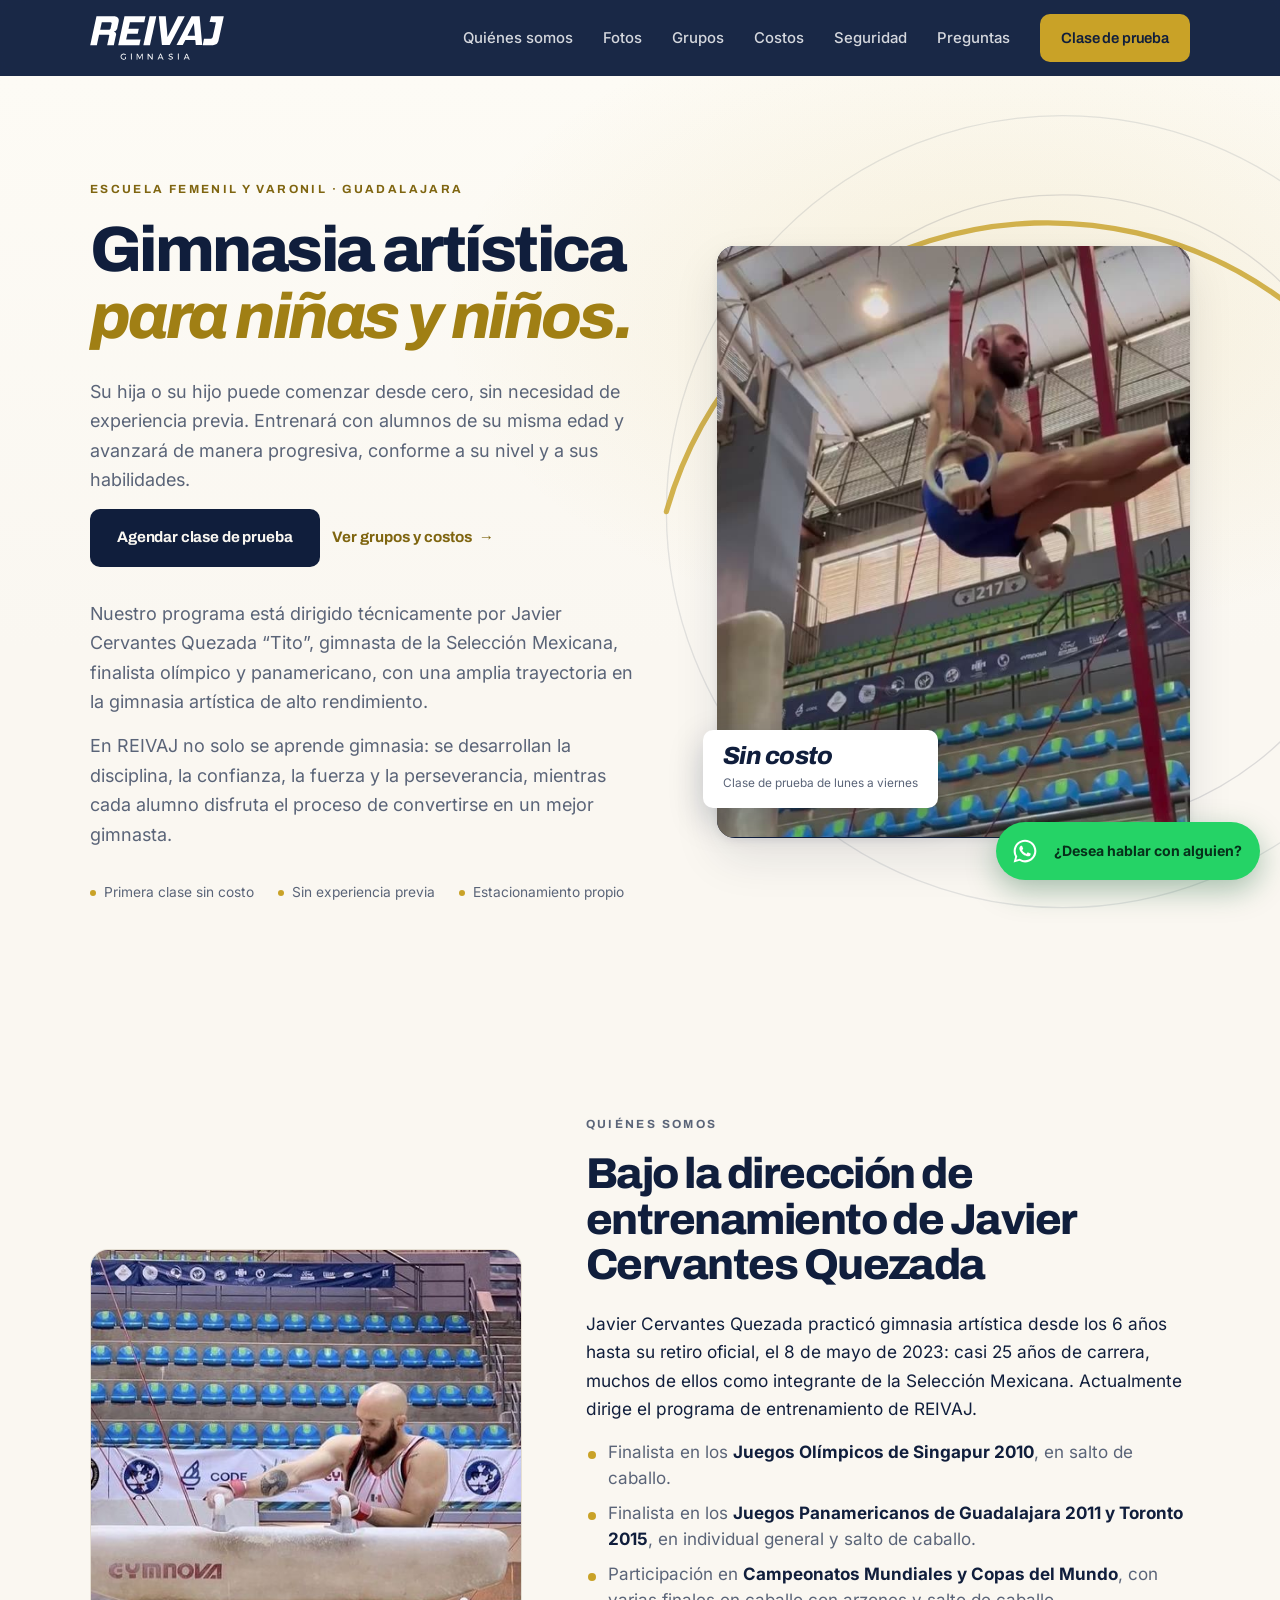
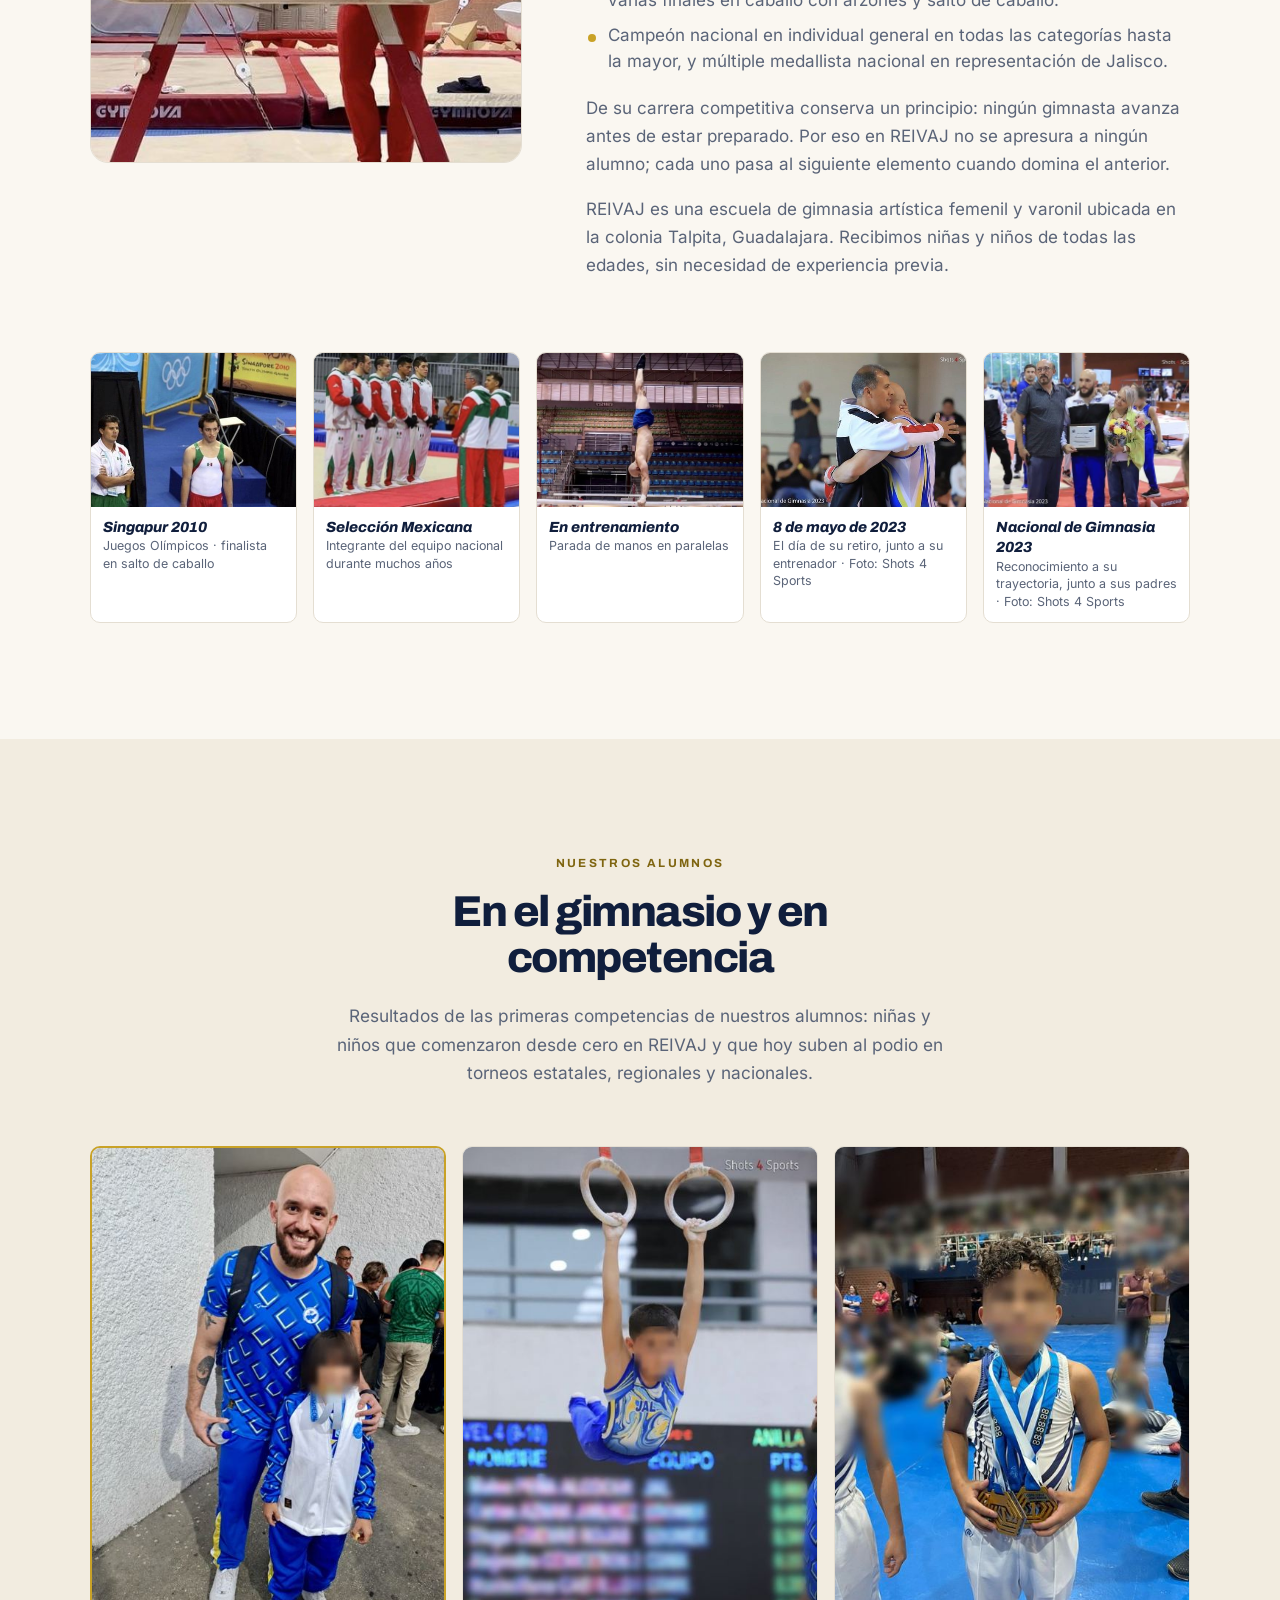
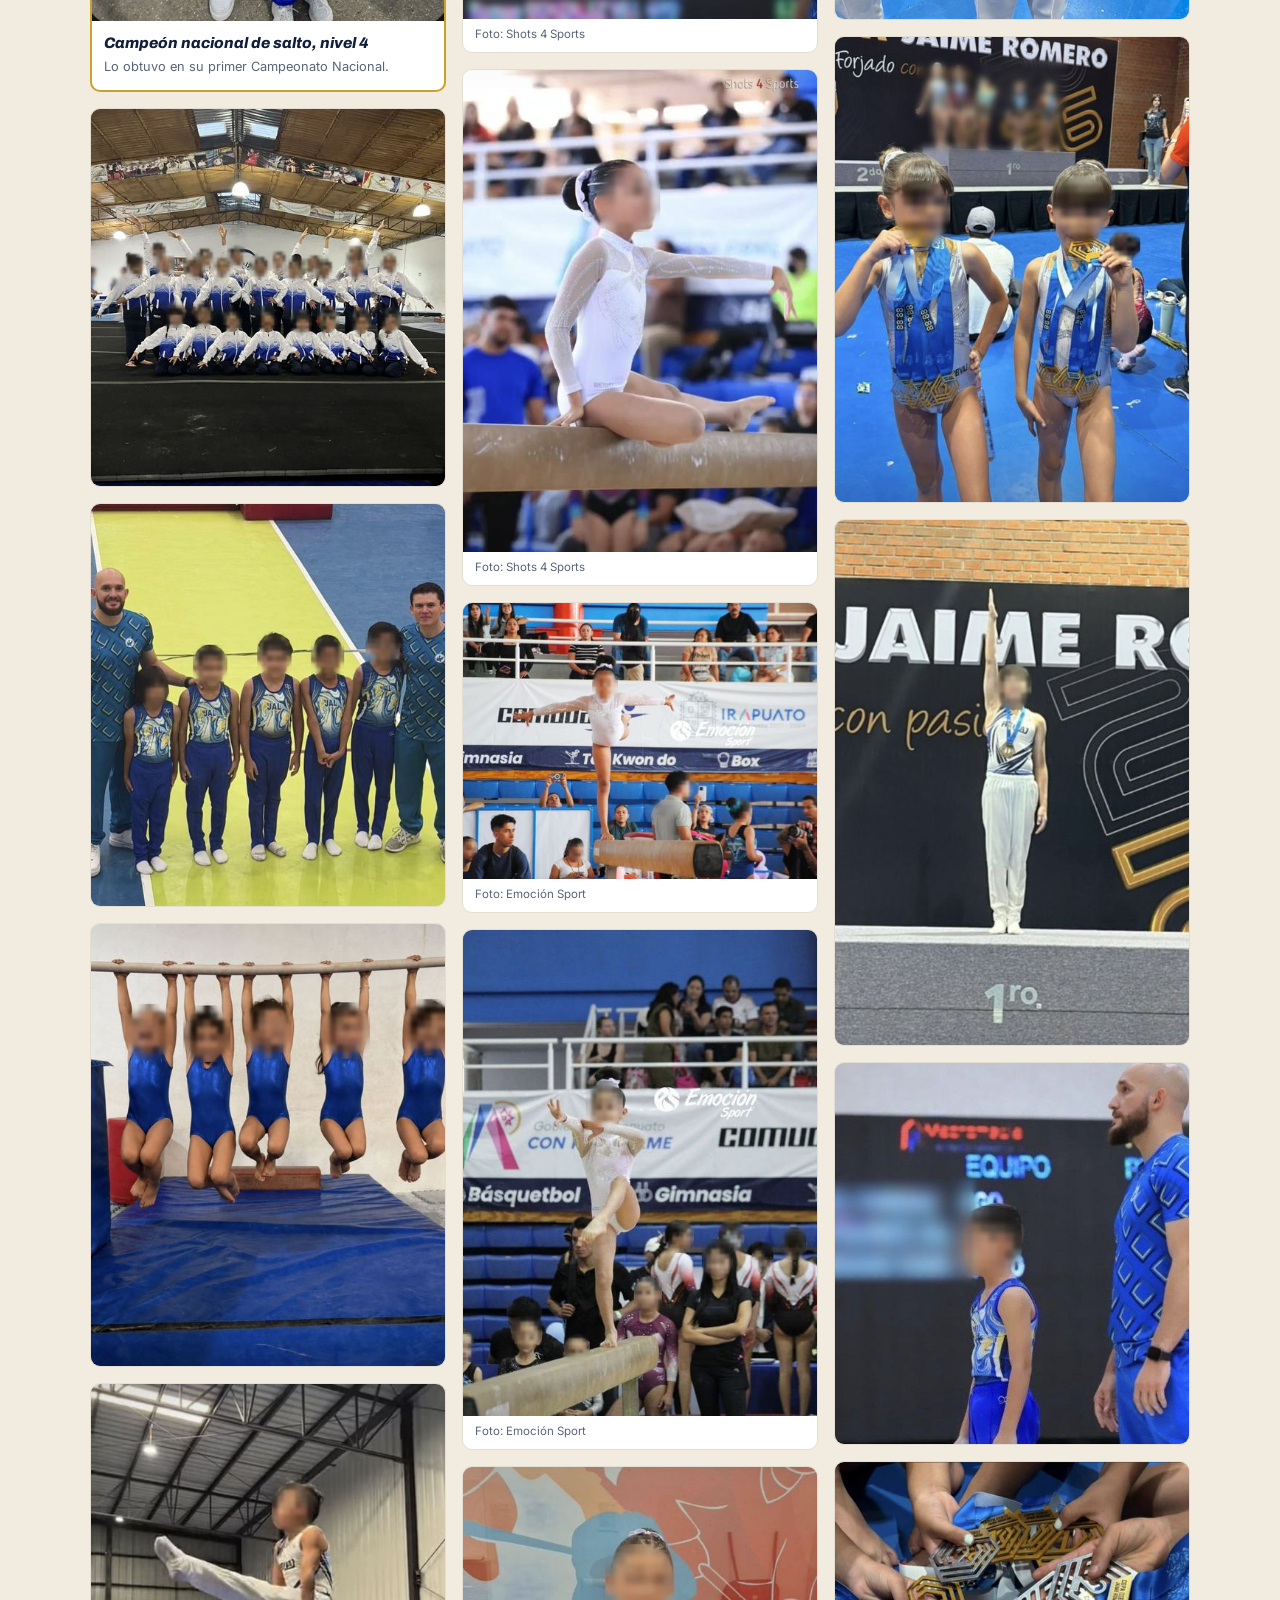
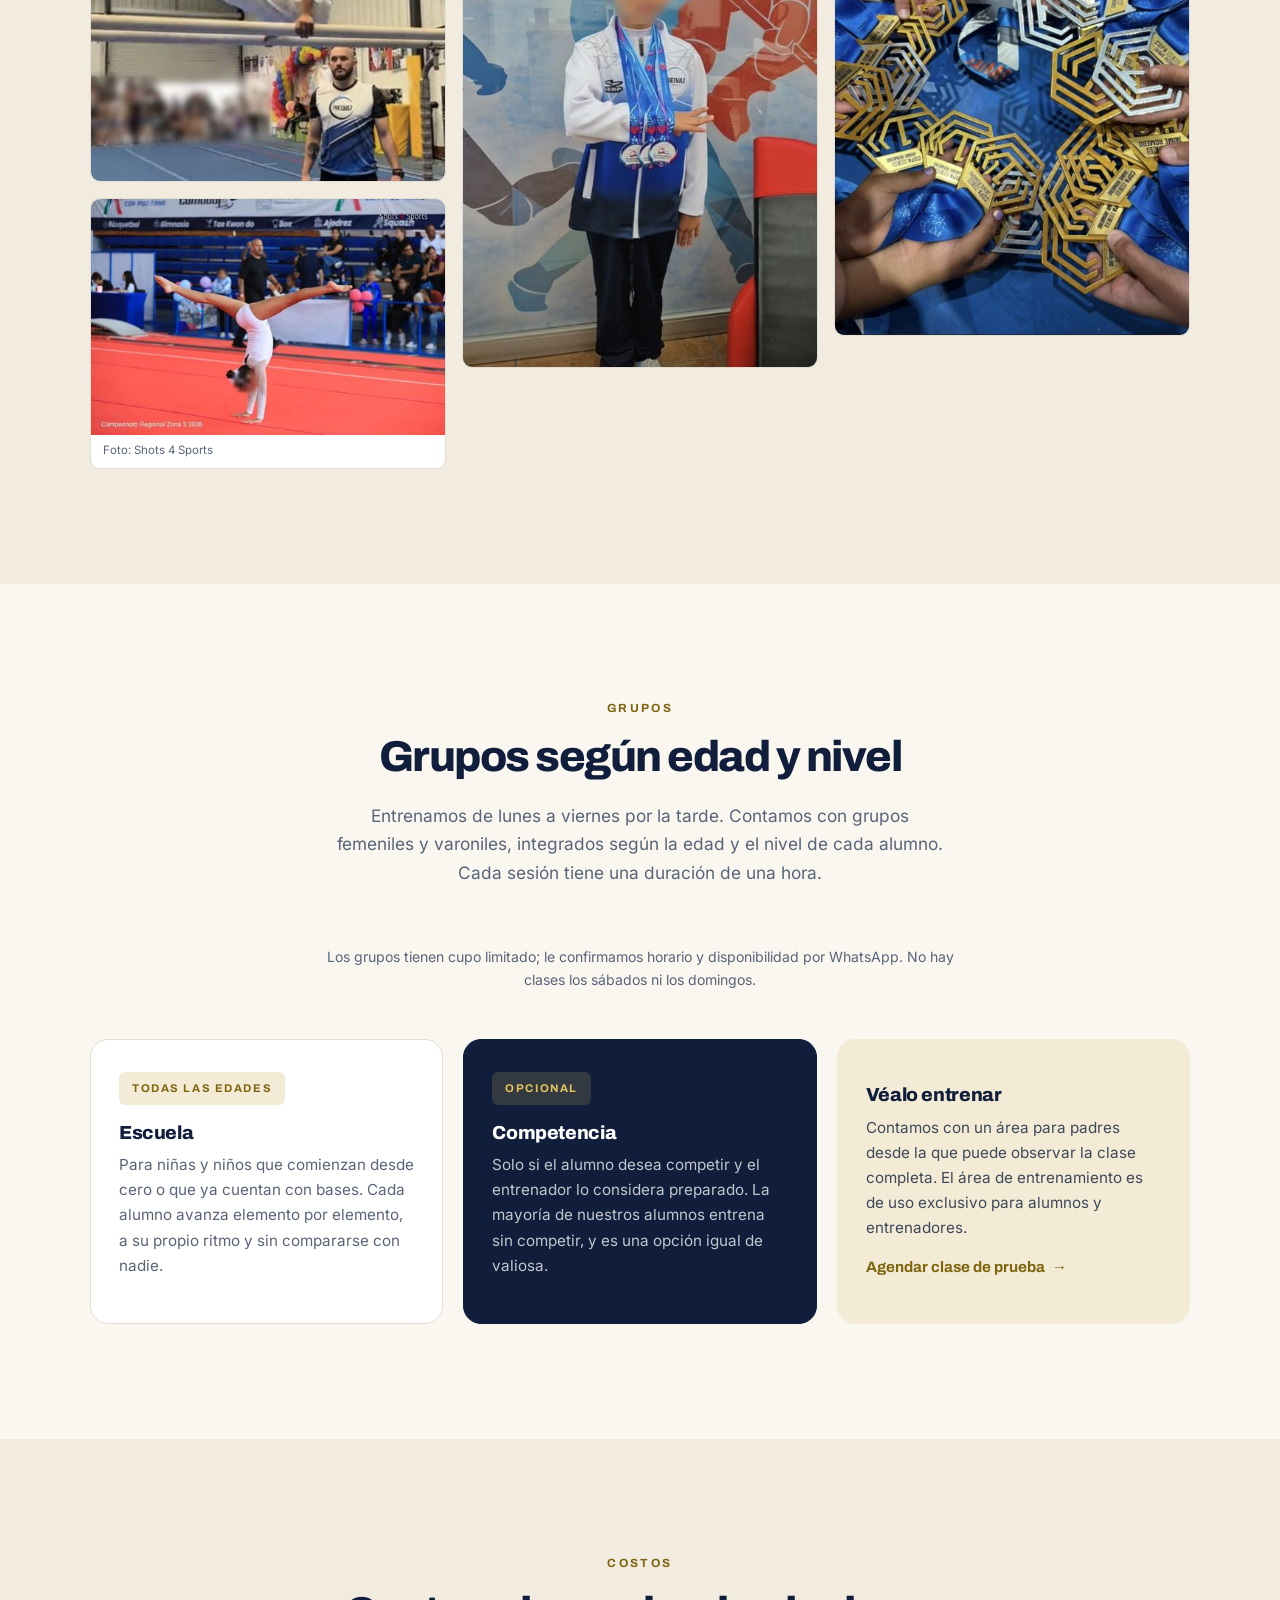
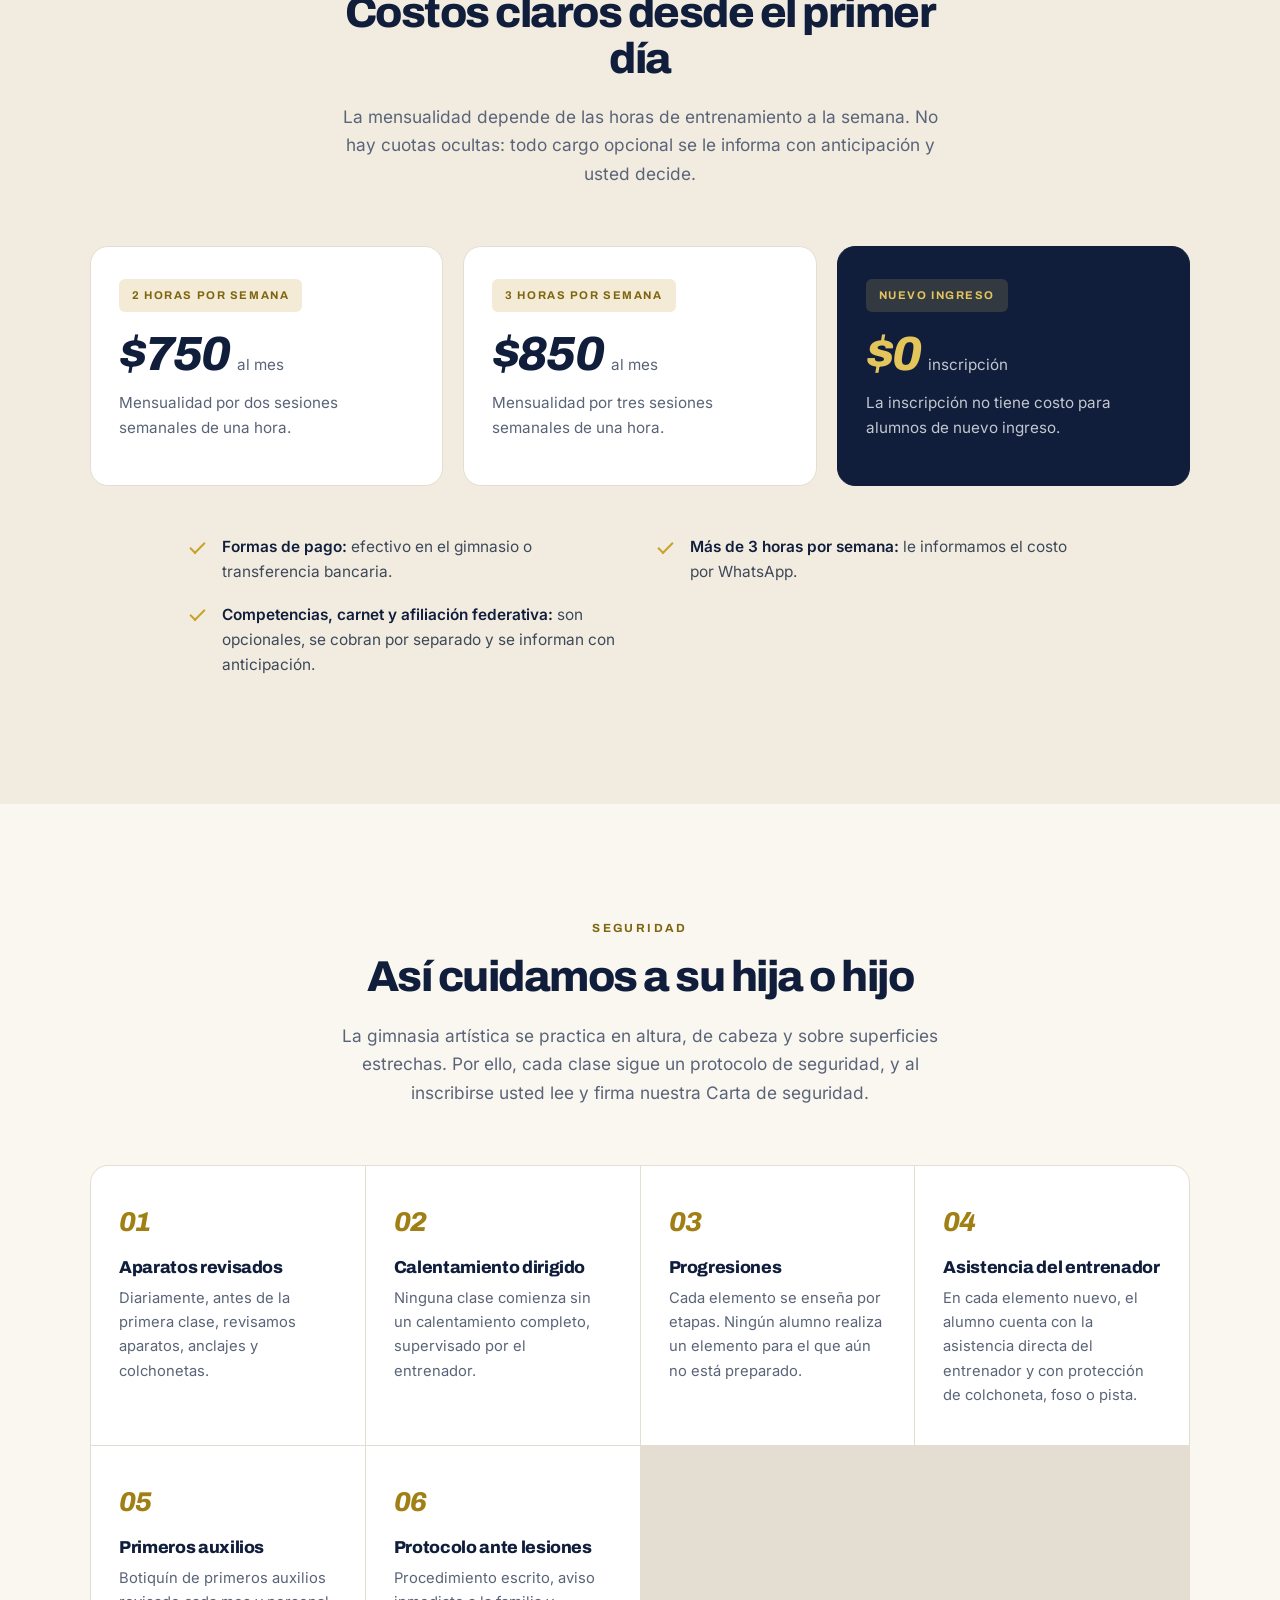
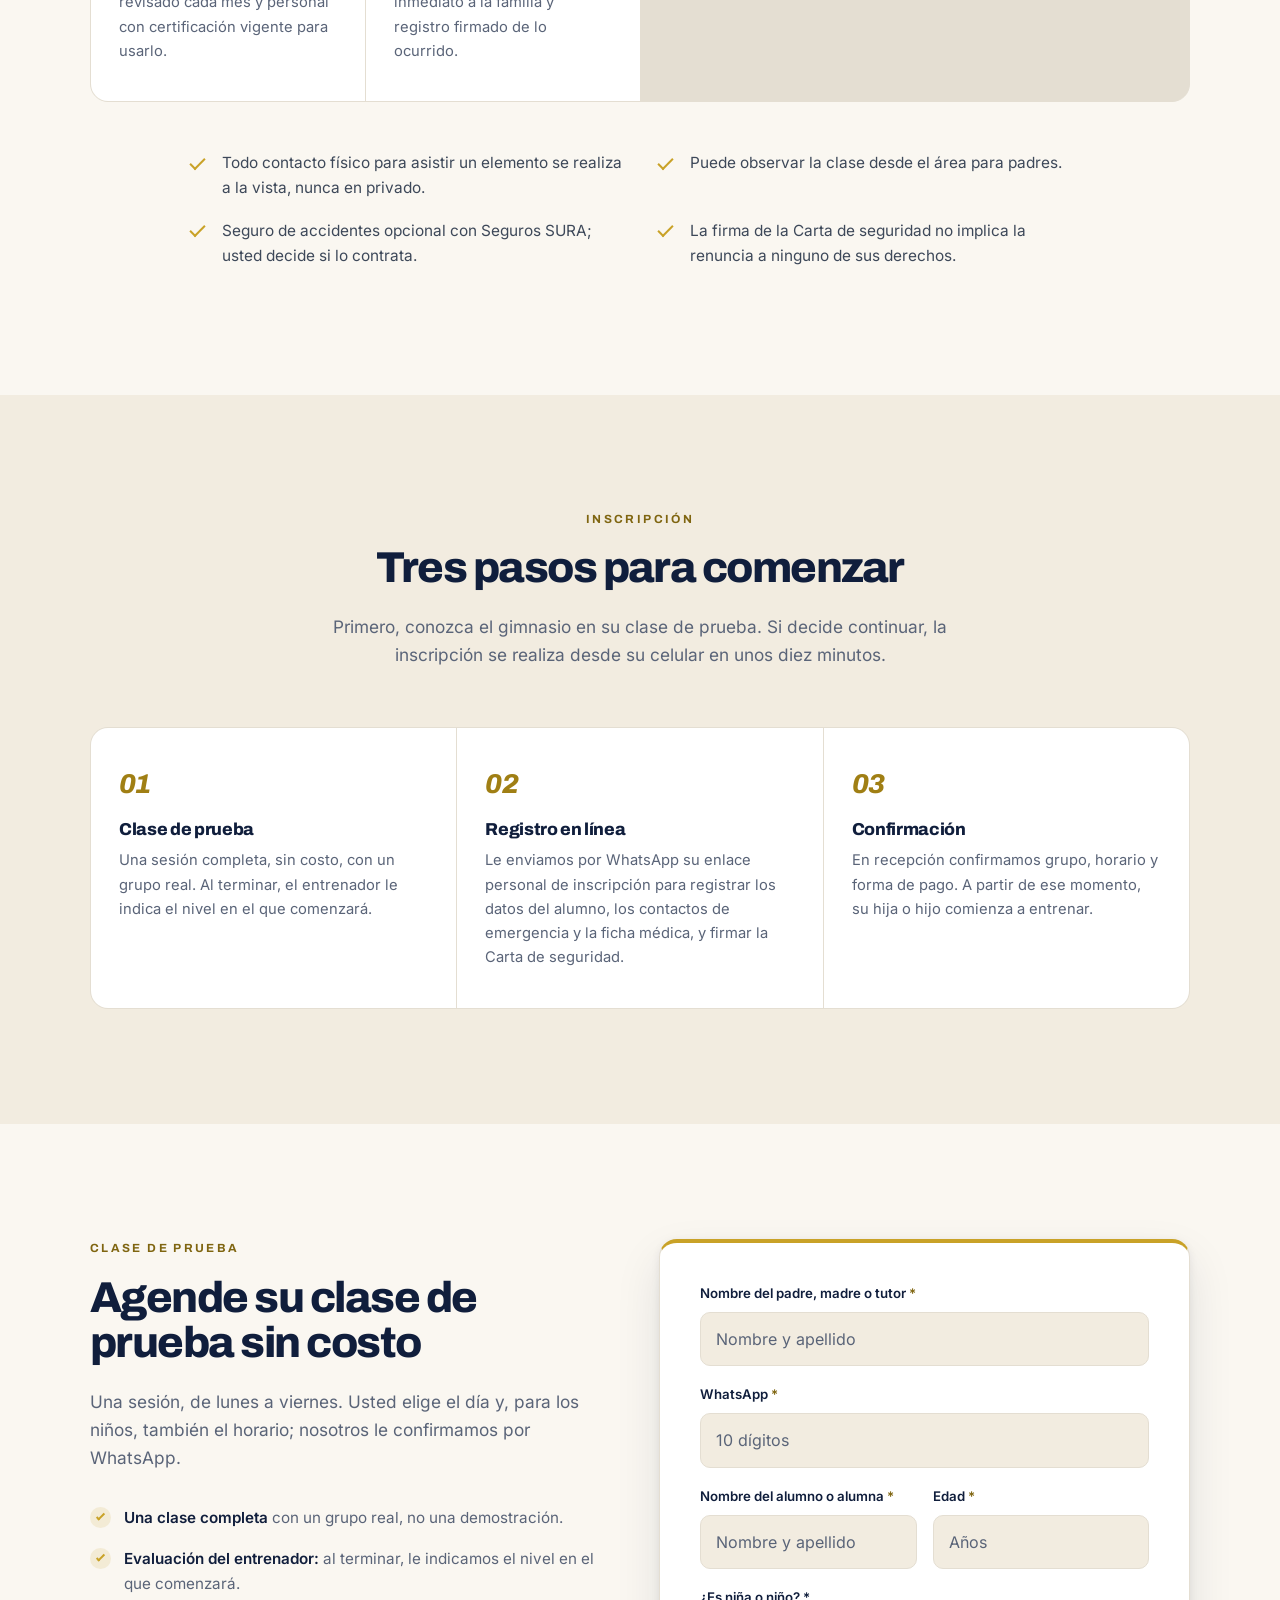
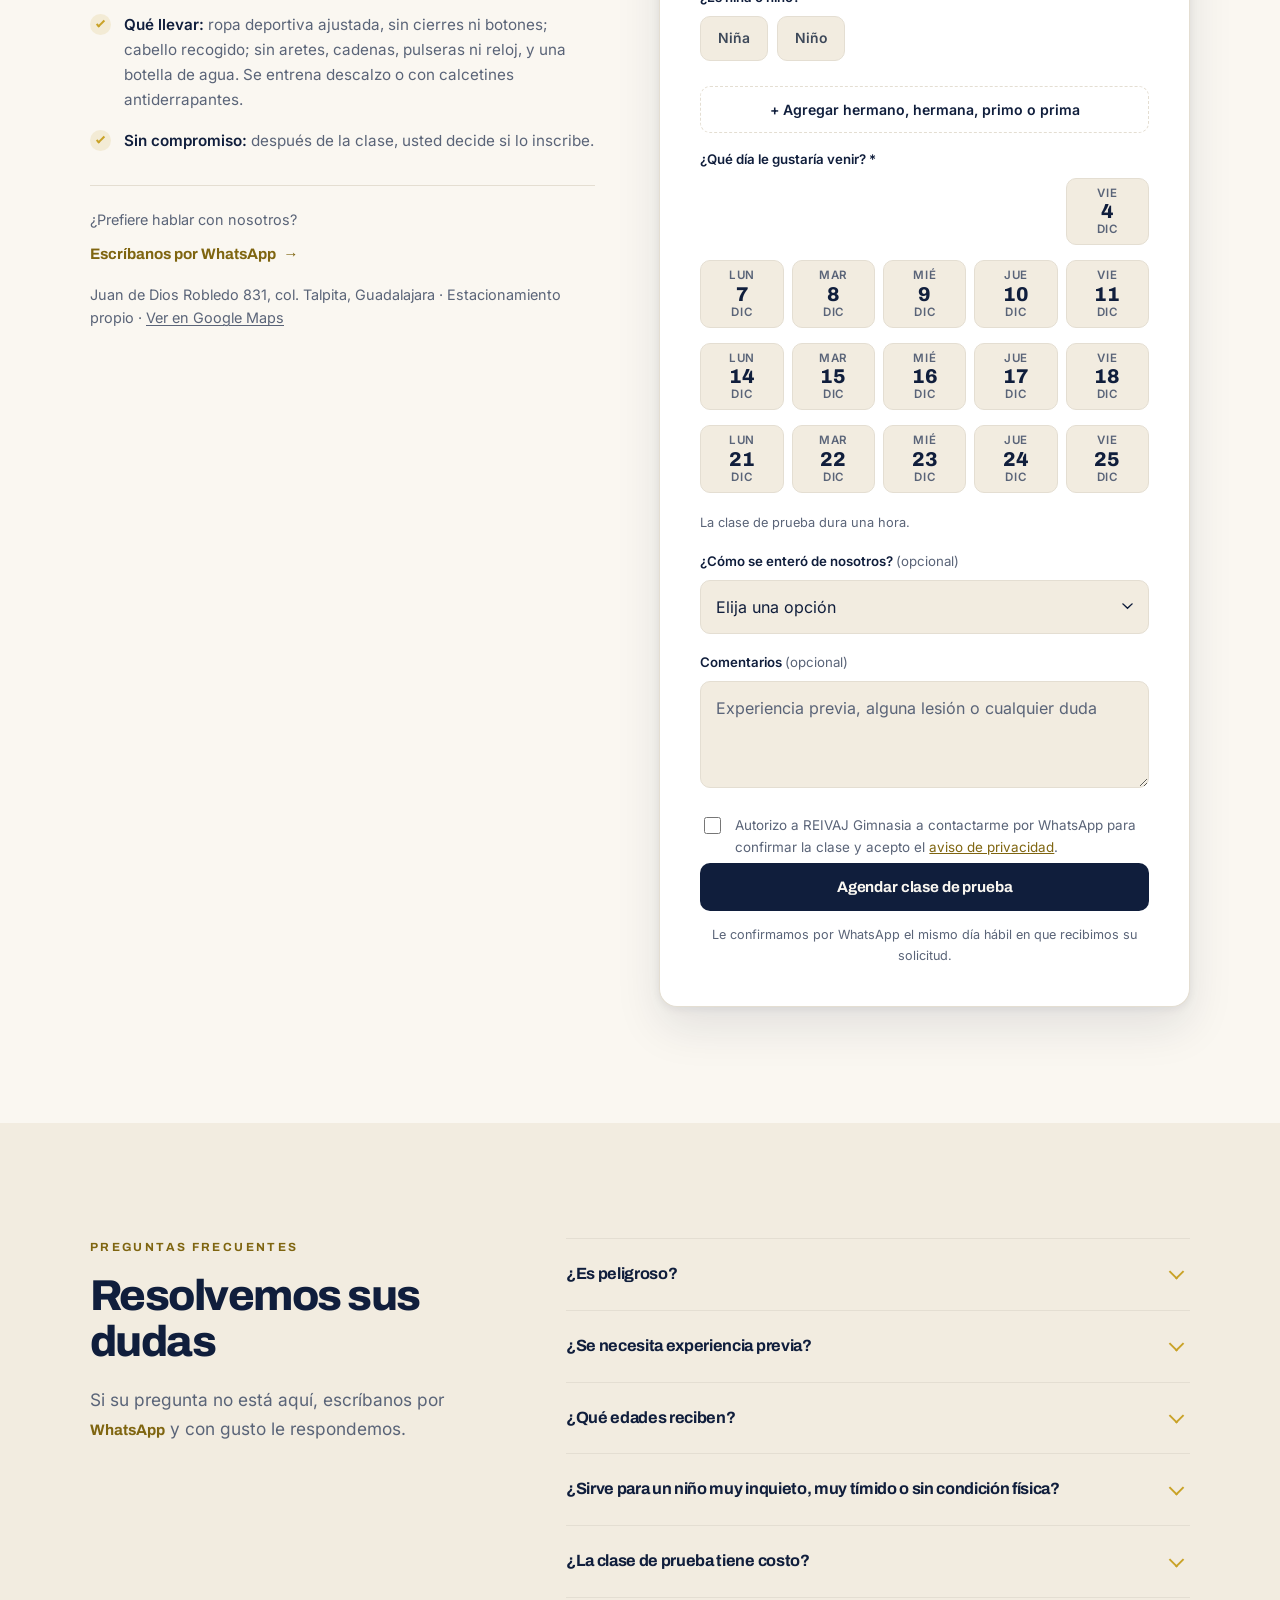
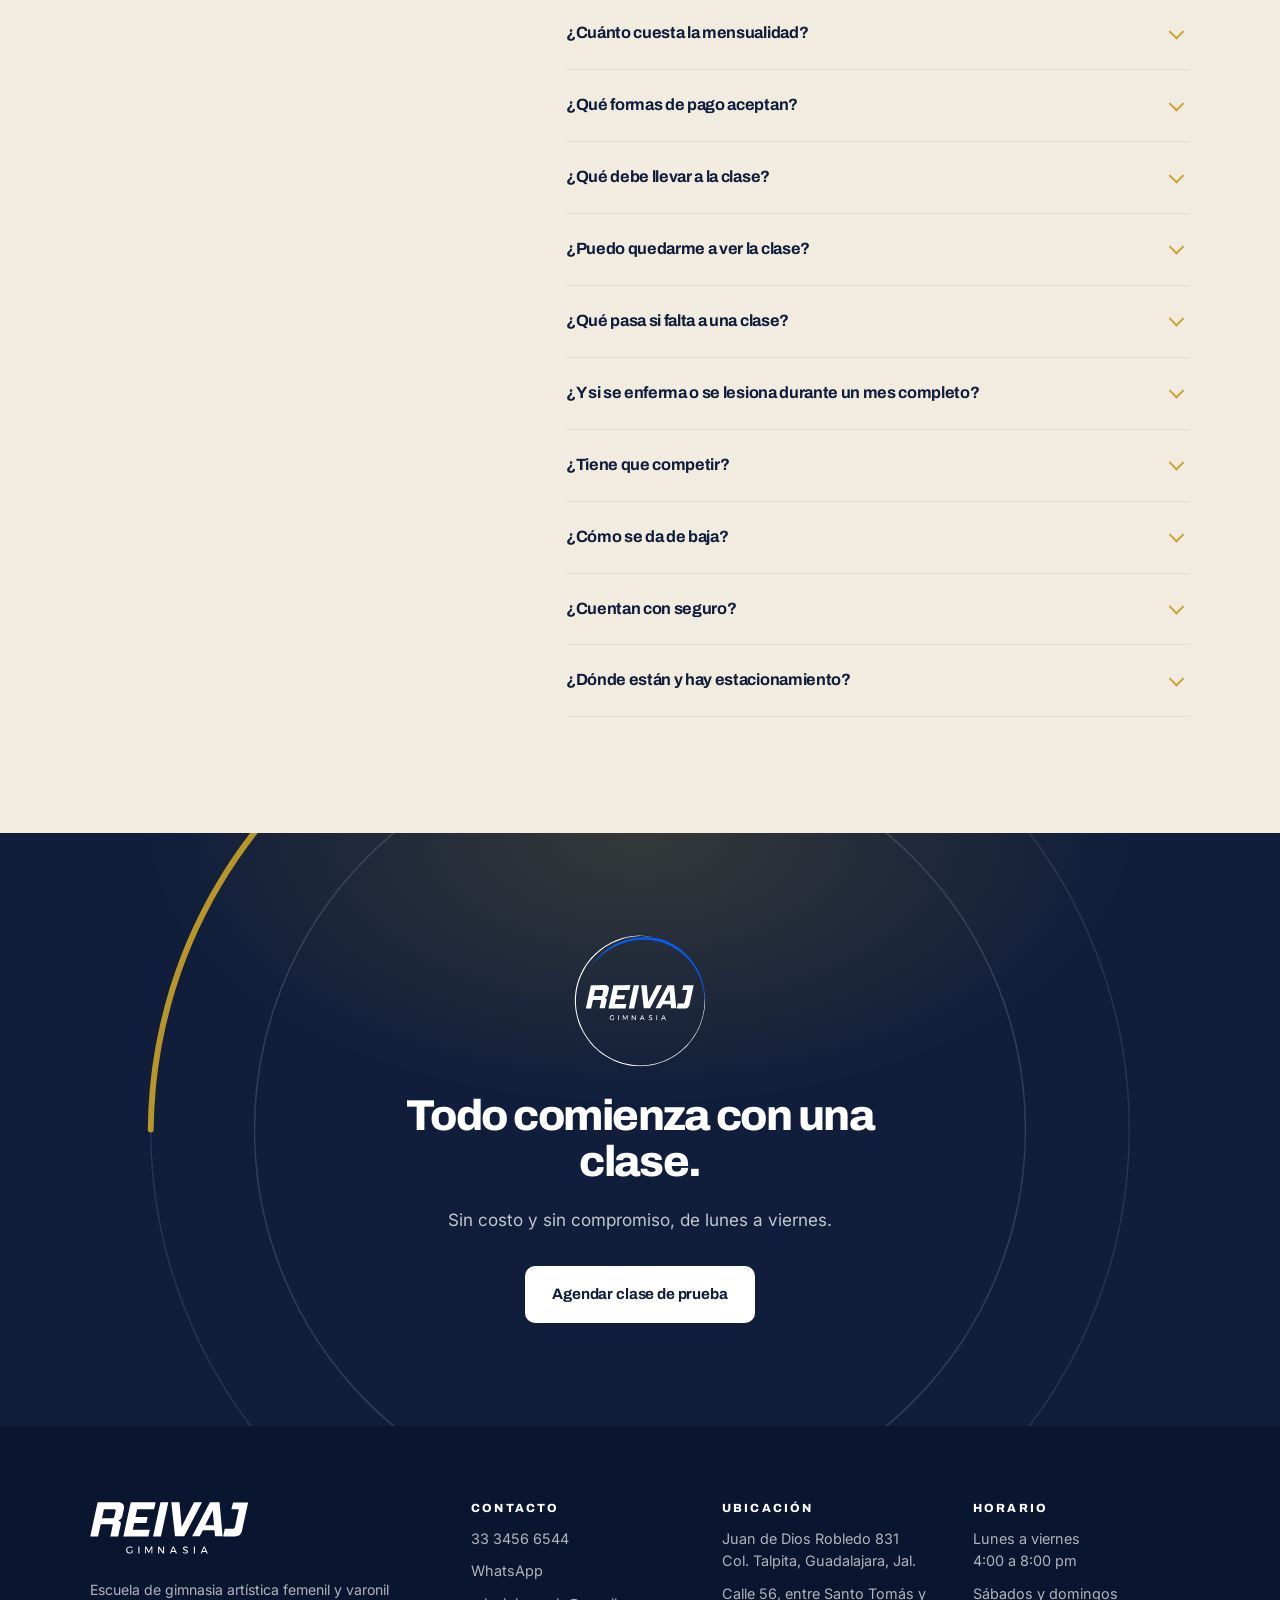
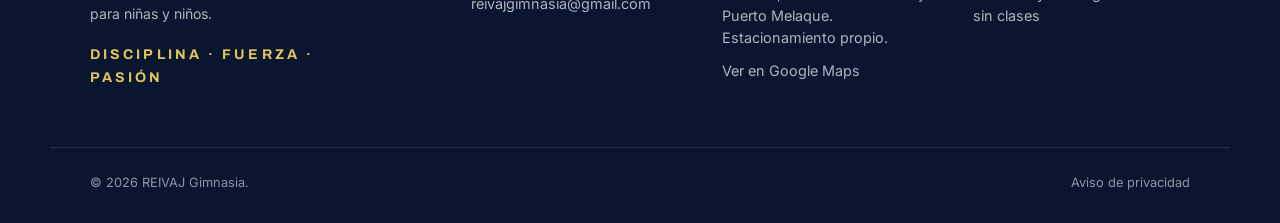
<file: index.html>
<!DOCTYPE html>
<html lang="es-MX">
<head>
<meta charset="UTF-8">
<meta name="viewport" content="width=device-width, initial-scale=1">
<title>Gimnasia artística infantil en Guadalajara | REIVAJ Gimnasia</title>
<meta name="description" content="Gimnasia artística para niñas y niños en la colonia Talpita, Guadalajara. Sin experiencia previa. Agende su clase de prueba sin costo.">
<meta name="theme-color" content="#101E3C">
<!-- Impide que el modo oscuro automático del navegador invierta la página.
     Va aquí y no solo en el CSS para que el navegador lo sepa antes de cargar styles.css. -->
<meta name="color-scheme" content="only light">

<!-- Open Graph -->
<meta property="og:type" content="website">
<meta property="og:url" content="https://www.gimnasiareivaj.com/">
<link rel="canonical" href="https://www.gimnasiareivaj.com/">
<meta property="og:locale" content="es_MX">
<meta property="og:title" content="REIVAJ Gimnasia · Gimnasia artística en Guadalajara">
<meta property="og:description" content="Niñas y niños de todas las edades, sin necesidad de experiencia previa. Agende su clase de prueba sin costo en la colonia Talpita, Guadalajara.">
<meta property="og:site_name" content="REIVAJ Gimnasia">
<meta property="og:image" content="https://www.gimnasiareivaj.com/assets/compartir.jpg">
<meta property="og:image:width" content="1200">
<meta property="og:image:height" content="630">
<meta property="og:image:alt" content="Javier Cervantes Quezada entrenando; REIVAJ Gimnasia, clase de prueba sin costo">
<meta name="twitter:card" content="summary_large_image">

<!-- Marca que hay JS: sin esto, el contenido nunca se oculta para animar.
     El temporizador garantiza que la página sea visible aunque script.js falle. -->
<script>
  document.documentElement.classList.add('js');
  setTimeout(function () {
    document.querySelectorAll('.reveal').forEach(function (el) { el.classList.add('is-in'); });
  }, 2000);
</script>

<link rel="icon" href="/favicon.ico" sizes="48x48">
<link rel="icon" href="assets/icono-192.png" type="image/png">
<link rel="apple-touch-icon" href="assets/apple-touch-icon.png">
<link rel="stylesheet" href="fuentes.css">
<link rel="stylesheet" href="styles.css">
<!-- Datos del gimnasio para Google (no se ejecuta: la regla de seguridad no lo toca). -->
<script type="application/ld+json">
{
 "@context": "https://schema.org",
 "@type": "SportsActivityLocation",
 "name": "REIVAJ Gimnasia",
 "description": "Escuela de gimnasia artística femenil y varonil para niñas y niños. Clase de prueba sin costo.",
 "url": "https://www.gimnasiareivaj.com/",
 "telephone": "+52 33 3456 6544",
 "email": "reivajgimnasia@gmail.com",
 "image": "https://www.gimnasiareivaj.com/assets/compartir.jpg",
 "logo": "https://www.gimnasiareivaj.com/assets/icono.png",
 "priceRange": "$750–$850 MXN al mes",
 "currenciesAccepted": "MXN",
 "paymentAccepted": "Efectivo, transferencia bancaria",
 "address": {
  "@type": "PostalAddress",
  "streetAddress": "Juan de Dios Robledo 831, col. Talpita",
  "addressLocality": "Guadalajara",
  "addressRegion": "Jalisco",
  "addressCountry": "MX"
 },
 "openingHoursSpecification": [
  {
   "@type": "OpeningHoursSpecification",
   "dayOfWeek": [
    "Monday",
    "Tuesday",
    "Wednesday",
    "Thursday",
    "Friday"
   ],
   "opens": "16:00",
   "closes": "20:00"
  }
 ],
 "sport": "Gimnasia artística"
}
</script>
</head>
<body>

<a class="skip-link" href="#agendar">Ir a agendar clase de prueba</a>

<!-- ============ NAV ============ -->
<header class="nav" id="nav">
  <div class="wrap nav__inner">
    <a class="brand" href="#inicio" aria-label="REIVAJ Gimnasia, inicio">
      <svg class="brand__logo" aria-hidden="true"><use href="assets/logo-reivaj.svg#reivaj-wordmark"/></svg>
    </a>

    <nav class="nav__links" id="navLinks" aria-label="Principal">
      <a href="#nosotros">Quiénes somos</a>
      <a href="#fotos">Fotos</a>
      <a href="#horarios">Grupos</a>
      <a href="#costos">Costos</a>
      <a href="#seguridad">Seguridad</a>
      <a href="#faq">Preguntas</a>
      <a class="btn btn--sm btn--primary" href="#agendar">Clase de prueba</a>
    </nav>

    <button class="nav__toggle" id="navToggle" aria-label="Abrir menú" aria-expanded="false" aria-controls="navLinks">
      <span></span><span></span>
    </button>
  </div>
</header>

<main id="inicio">

<!-- ============ HERO ============ -->
<section class="hero">
  <div class="hero__arcs" aria-hidden="true">
    <svg viewBox="0 0 1200 700" preserveAspectRatio="xMidYMid slice">
      <circle cx="920" cy="330" r="300" fill="none" stroke="#101E3C" stroke-width="1" opacity=".10"/>
      <circle cx="920" cy="330" r="240" fill="none" stroke="#101E3C" stroke-width="1" opacity=".13"/>
      <path d="M620 330a300 300 0 0 1 480-150" fill="none" stroke="#C9A227" stroke-width="4" stroke-linecap="round" opacity=".8"/>
      <path d="M680 330a240 240 0 0 1 120-198" fill="none" stroke="#C9A227" stroke-width="3" stroke-linecap="round" opacity=".4"/>
    </svg>
  </div>

  <div class="wrap hero__inner">
    <div class="hero__copy reveal">
      <p class="eyebrow">Escuela femenil y varonil · Guadalajara</p>
      <h1>Gimnasia artística<br><em>para niñas y niños.</em></h1>
      <p class="lead">Su hija o su hijo puede comenzar desde cero, sin necesidad de experiencia previa. Entrenará con alumnos de su misma edad y avanzará de manera progresiva, conforme a su nivel y a sus habilidades.</p>
      <div class="hero__actions">
        <a class="btn btn--primary" href="#agendar">Agendar clase de prueba</a>
        <a class="link-arrow" href="#horarios">Ver grupos y costos <span aria-hidden="true">→</span></a>
      </div>
      <p class="lead">Nuestro programa está dirigido técnicamente por Javier Cervantes Quezada “Tito”, gimnasta de la Selección Mexicana, finalista olímpico y panamericano, con una amplia trayectoria en la gimnasia artística de alto rendimiento.</p>
      <p class="lead">En REIVAJ no solo se aprende gimnasia: se desarrollan la disciplina, la confianza, la fuerza y la perseverancia, mientras cada alumno disfruta el proceso de convertirse en un mejor gimnasta.</p>
      <ul class="hero__meta">
        <li>Primera clase sin costo</li>
        <li>Sin experiencia previa</li>
        <li>Estacionamiento propio</li>
      </ul>
    </div>

    <div class="hero__visual reveal">
      <div class="photo photo--hero photo--video">
        <video class="hero__video" id="heroVideo" autoplay muted loop playsinline preload="metadata" poster="assets/inicio.jpg" aria-label="Javier Cervantes entrenando en anillas y en barra fija">
          <source src="assets/inicio.mp4" type="video/mp4">
        </video>
      </div>
      <div class="hero__badge">
        <strong>Sin costo</strong>
        <span>Clase de prueba de lunes a viernes</span>
      </div>
    </div>
  </div>
</section>

<!-- ============ QUIÉNES SOMOS ============ -->
<section class="section" id="nosotros">
  <div class="wrap nosotros">
    <figure class="nosotros__foto reveal">
      <img src="assets/fotos/javier-arzones.jpg" srcset="assets/fotos/javier-arzones-480.jpg 480w, assets/fotos/javier-arzones.jpg 960w" sizes="(max-width:820px) 420px, 460px" alt="Javier Cervantes Quezada en el caballo con arzones" width="960" height="1144" loading="lazy" decoding="async">
    </figure>

    <div class="nosotros__texto reveal">
      <p class="eyebrow">Quiénes somos</p>
      <h2>Bajo la dirección de entrenamiento de Javier Cervantes Quezada</h2>
      <p class="lead">Javier Cervantes Quezada practicó gimnasia artística desde los 6 años hasta su retiro oficial, el 8 de mayo de 2023: casi 25 años de carrera, muchos de ellos como integrante de la Selección Mexicana. Actualmente dirige el programa de entrenamiento de REIVAJ.</p>
      <ul class="logros">
        <li>Finalista en los <strong>Juegos Olímpicos de Singapur 2010</strong>, en salto de caballo.</li>
        <li>Finalista en los <strong>Juegos Panamericanos de Guadalajara 2011 y Toronto 2015</strong>, en individual general y salto de caballo.</li>
        <li>Participación en <strong>Campeonatos Mundiales y Copas del Mundo</strong>, con varias finales en caballo con arzones y salto de caballo.</li>
        <li>Campeón nacional en individual general en todas las categorías hasta la mayor, y múltiple medallista nacional en representación de Jalisco.</li>
      </ul>
      <p>De su carrera competitiva conserva un principio: ningún gimnasta avanza antes de estar preparado. Por eso en REIVAJ no se apresura a ningún alumno; cada uno pasa al siguiente elemento cuando domina el anterior.</p>
      <p>REIVAJ es una escuela de gimnasia artística femenil y varonil ubicada en la colonia Talpita, Guadalajara. Recibimos niñas y niños de todas las edades, sin necesidad de experiencia previa.</p>
    </div>
  </div>
  <div class="wrap">
    <div class="trayectoria">
      <figure class="trayectoria__item reveal">
        <img src="assets/fotos/javier-singapur-2010.jpg" srcset="assets/fotos/javier-singapur-2010-480.jpg 480w, assets/fotos/javier-singapur-2010.jpg 960w" sizes="(max-width:980px) 46vw, 240px" alt="Javier Cervantes con su entrenador en los Juegos Olímpicos de Singapur 2010" width="960" height="614" loading="lazy" decoding="async">
        <figcaption><strong>Singapur 2010</strong>Juegos Olímpicos · finalista en salto de caballo</figcaption>
      </figure>
      <figure class="trayectoria__item reveal">
        <img src="assets/fotos/javier-seleccion.jpg" srcset="assets/fotos/javier-seleccion-480.jpg 480w, assets/fotos/javier-seleccion.jpg 960w" sizes="(max-width:980px) 46vw, 240px" alt="Selección Mexicana de gimnasia artística varonil en competencia" width="960" height="621" loading="lazy" decoding="async">
        <figcaption><strong>Selección Mexicana</strong>Integrante del equipo nacional durante muchos años</figcaption>
      </figure>
      <figure class="trayectoria__item reveal">
        <img class="encuadre-arriba" src="assets/fotos/javier-parada-paralelas.jpg" srcset="assets/fotos/javier-parada-paralelas-480.jpg 480w, assets/fotos/javier-parada-paralelas.jpg 960w" sizes="(max-width:980px) 46vw, 240px" alt="Javier Cervantes en parada de manos sobre las paralelas" width="960" height="1147" loading="lazy" decoding="async">
        <figcaption><strong>En entrenamiento</strong>Parada de manos en paralelas</figcaption>
      </figure>
      <figure class="trayectoria__item reveal">
        <img src="assets/fotos/javier-abrazo-2023.jpg" srcset="assets/fotos/javier-abrazo-2023-480.jpg 480w, assets/fotos/javier-abrazo-2023.jpg 960w" sizes="(max-width:980px) 46vw, 240px" alt="Javier Cervantes abraza a su entrenador el día de su retiro" width="960" height="614" loading="lazy" decoding="async">
        <figcaption><strong>8 de mayo de 2023</strong>El día de su retiro, junto a su entrenador · Foto: Shots 4 Sports</figcaption>
      </figure>
      <figure class="trayectoria__item reveal">
        <img src="assets/fotos/javier-reconocimiento-2023.jpg" srcset="assets/fotos/javier-reconocimiento-2023-480.jpg 480w, assets/fotos/javier-reconocimiento-2023.jpg 960w" sizes="(max-width:980px) 46vw, 240px" alt="Javier Cervantes con sus padres y la placa de reconocimiento a su trayectoria" width="960" height="622" loading="lazy" decoding="async">
        <figcaption><strong>Nacional de Gimnasia 2023</strong>Reconocimiento a su trayectoria, junto a sus padres · Foto: Shots 4 Sports</figcaption>
      </figure>
    </div>
  </div>
</section>

<!-- ============ FOTOS ============ -->
<section class="section section--alt" id="fotos">
  <div class="wrap">
    <header class="section__head reveal">
      <p class="eyebrow">Nuestros alumnos</p>
      <h2>En el gimnasio y en competencia</h2>
      <p class="section__lead">Resultados de las primeras competencias de nuestros alumnos: niñas y niños que comenzaron desde cero en REIVAJ y que hoy suben al podio en torneos estatales, regionales y nacionales.</p>
    </header>

    <div class="galeria">
      <figure class="foto foto--destacada reveal">
        <img src="assets/fotos/medalla-en-la-boca.jpg" srcset="assets/fotos/medalla-en-la-boca-480.jpg 480w, assets/fotos/medalla-en-la-boca.jpg 891w" sizes="(max-width:900px) 46vw, 380px" alt="Alumno de REIVAJ, campeón nacional de salto en nivel 4, con su medalla junto a su entrenador" width="891" height="1200" loading="lazy" decoding="async">
        <figcaption><strong>Campeón nacional de salto, nivel 4</strong>Lo obtuvo en su primer Campeonato Nacional.</figcaption>
      </figure>
      <figure class="foto reveal">
        <img src="assets/fotos/equipo-femenil.jpg" srcset="assets/fotos/equipo-femenil-480.jpg 480w, assets/fotos/equipo-femenil.jpg 1124w" sizes="(max-width:900px) 46vw, 380px" alt="Equipo femenil con chamarras de REIVAJ en el gimnasio" width="1124" height="1200" loading="lazy" decoding="async">
      </figure>
      <figure class="foto reveal">
        <img src="assets/fotos/equipo-varonil.jpg" srcset="assets/fotos/equipo-varonil-480.jpg 480w, assets/fotos/equipo-varonil.jpg 1057w" sizes="(max-width:900px) 46vw, 380px" alt="Equipo varonil con sus entrenadores en competencia" width="1057" height="1200" loading="lazy" decoding="async">
      </figure>
      <figure class="foto reveal">
        <img src="assets/fotos/colgadas-de-la-barra.jpg" srcset="assets/fotos/colgadas-de-la-barra-480.jpg 480w, assets/fotos/colgadas-de-la-barra.jpg 961w" sizes="(max-width:900px) 46vw, 380px" alt="Cinco alumnas pequeñas colgadas de la barra" width="961" height="1200" loading="lazy" decoding="async">
      </figure>
      <figure class="foto reveal">
        <img src="assets/fotos/paralelas.jpg" srcset="assets/fotos/paralelas-480.jpg 480w, assets/fotos/paralelas.jpg 1070w" sizes="(max-width:900px) 46vw, 380px" alt="Alumno en paralelas, con su entrenador al lado" width="1070" height="1200" loading="lazy" decoding="async">
      </figure>
      <figure class="foto reveal">
        <img src="assets/fotos/parada-de-manos-piso.jpg" srcset="assets/fotos/parada-de-manos-piso-480.jpg 480w, assets/fotos/parada-de-manos-piso.jpg 1200w" sizes="(max-width:900px) 46vw, 380px" alt="Alumna en parada de manos con piernas abiertas en piso" width="1200" height="799" loading="lazy" decoding="async">
        <figcaption>Foto: Shots 4 Sports</figcaption>
      </figure>
      <figure class="foto reveal">
        <img src="assets/fotos/anillas.jpg" srcset="assets/fotos/anillas-480.jpg 480w, assets/fotos/anillas.jpg 898w" sizes="(max-width:900px) 46vw, 380px" alt="Alumno en anillas durante una competencia" width="898" height="1200" loading="lazy" decoding="async">
        <figcaption>Foto: Shots 4 Sports</figcaption>
      </figure>
      <figure class="foto reveal">
        <img src="assets/fotos/viga-competencia.jpg" srcset="assets/fotos/viga-competencia-480.jpg 480w, assets/fotos/viga-competencia.jpg 882w" sizes="(max-width:900px) 46vw, 380px" alt="Alumna sentada en la viga durante una competencia" width="882" height="1200" loading="lazy" decoding="async">
        <figcaption>Foto: Shots 4 Sports</figcaption>
      </figure>
      <figure class="foto reveal">
        <img src="assets/fotos/viga-irapuato.jpg" srcset="assets/fotos/viga-irapuato-480.jpg 480w, assets/fotos/viga-irapuato.jpg 1200w" sizes="(max-width:900px) 46vw, 380px" alt="Alumna en equilibrio sobre la viga en un torneo en Irapuato" width="1200" height="935" loading="lazy" decoding="async">
        <figcaption>Foto: Emoción Sport</figcaption>
      </figure>
      <figure class="foto reveal">
        <img src="assets/fotos/viga-con-publico.jpg" srcset="assets/fotos/viga-con-publico-480.jpg 480w, assets/fotos/viga-con-publico.jpg 609w" sizes="(max-width:900px) 46vw, 380px" alt="Alumna en la viga frente al público" width="609" height="837" loading="lazy" decoding="async">
        <figcaption>Foto: Emoción Sport</figcaption>
      </figure>
      <figure class="foto reveal">
        <img src="assets/fotos/medallas-tres.jpg" srcset="assets/fotos/medallas-tres-480.jpg 480w, assets/fotos/medallas-tres.jpg 849w" sizes="(max-width:900px) 46vw, 380px" alt="Alumna con tres medallas" width="849" height="1200" loading="lazy" decoding="async">
      </figure>
      <figure class="foto reveal">
        <img src="assets/fotos/medallas-rizos.jpg" srcset="assets/fotos/medallas-rizos-480.jpg 480w, assets/fotos/medallas-rizos.jpg 900w" sizes="(max-width:900px) 46vw, 380px" alt="Alumno con sus medallas al terminar el torneo" width="900" height="1200" loading="lazy" decoding="async">
      </figure>
      <figure class="foto reveal">
        <img src="assets/fotos/dos-mordiendo-medalla.jpg" srcset="assets/fotos/dos-mordiendo-medalla-480.jpg 480w, assets/fotos/dos-mordiendo-medalla.jpg 913w" sizes="(max-width:900px) 46vw, 380px" alt="Dos alumnas muerden sus medallas de oro" width="913" height="1200" loading="lazy" decoding="async">
      </figure>
      <figure class="foto reveal">
        <img src="assets/fotos/podio-primer-lugar.jpg" srcset="assets/fotos/podio-primer-lugar-480.jpg 480w, assets/fotos/podio-primer-lugar.jpg 809w" sizes="(max-width:900px) 46vw, 380px" alt="Alumno en el primer lugar del podio" width="809" height="1200" loading="lazy" decoding="async">
      </figure>
      <figure class="foto reveal">
        <img src="assets/fotos/nino-con-entrenador.jpg" alt="Alumno y entrenador esperan su turno en competencia" width="520" height="559" loading="lazy" decoding="async">
      </figure>
      <figure class="foto reveal">
        <img src="assets/fotos/manos-con-medallas.jpg" srcset="assets/fotos/manos-con-medallas-480.jpg 480w, assets/fotos/manos-con-medallas.jpg 897w" sizes="(max-width:900px) 46vw, 380px" alt="Manos de alumnas sosteniendo sus medallas" width="897" height="1200" loading="lazy" decoding="async">
      </figure>
    </div>
  </div>
</section>

<!-- ============ HORARIOS ============ -->
<section class="section" id="horarios">
  <div class="wrap">
    <header class="section__head reveal">
      <p class="eyebrow">Grupos</p>
      <h2>Grupos según edad y nivel</h2>
      <p class="section__lead">Entrenamos de lunes a viernes por la tarde. Contamos con grupos femeniles y varoniles, integrados según la edad y el nivel de cada alumno. Cada sesión tiene una duración de una hora.</p>
    </header>

    <p class="nota-centro reveal">Los grupos tienen cupo limitado; le confirmamos horario y disponibilidad por WhatsApp. No hay clases los sábados ni los domingos.</p>

    <div class="cards cards--tres">
      <article class="card reveal">
        <span class="card__age">Todas las edades</span>
        <h3>Escuela</h3>
        <p>Para niñas y niños que comienzan desde cero o que ya cuentan con bases. Cada alumno avanza elemento por elemento, a su propio ritmo y sin compararse con nadie.</p>
      </article>

      <article class="card card--dark reveal">
        <span class="card__age">Opcional</span>
        <h3>Competencia</h3>
        <p>Solo si el alumno desea competir y el entrenador lo considera preparado. La mayoría de nuestros alumnos entrena sin competir, y es una opción igual de valiosa.</p>
      </article>

      <article class="card card--cta reveal">
        <h3>Véalo entrenar</h3>
        <p>Contamos con un área para padres desde la que puede observar la clase completa. El área de entrenamiento es de uso exclusivo para alumnos y entrenadores.</p>
        <a class="link-arrow" href="#agendar">Agendar clase de prueba <span aria-hidden="true">→</span></a>
      </article>
    </div>
  </div>
</section>

<!-- ============ COSTOS ============ -->
<section class="section section--alt" id="costos">
  <div class="wrap">
    <header class="section__head reveal">
      <p class="eyebrow">Costos</p>
      <h2>Costos claros desde el primer día</h2>
      <p class="section__lead">La mensualidad depende de las horas de entrenamiento a la semana. No hay cuotas ocultas: todo cargo opcional se le informa con anticipación y usted decide.</p>
    </header>

    <div class="cards cards--tres precios">
      <article class="card reveal">
        <span class="card__age">2 horas por semana</span>
        <p class="precio"><strong>$750</strong> al mes</p>
        <p>Mensualidad por dos sesiones semanales de una hora.</p>
      </article>

      <article class="card reveal">
        <span class="card__age">3 horas por semana</span>
        <p class="precio"><strong>$850</strong> al mes</p>
        <p>Mensualidad por tres sesiones semanales de una hora.</p>
      </article>

      <article class="card card--dark reveal">
        <span class="card__age">Nuevo ingreso</span>
        <p class="precio"><strong>$0</strong> inscripción</p>
        <p>La inscripción no tiene costo para alumnos de nuevo ingreso.</p>
      </article>
    </div>

    <ul class="checks checks--dos reveal">
      <li><strong>Formas de pago:</strong> efectivo en el gimnasio o transferencia bancaria.</li>
      <li><strong>Más de 3 horas por semana:</strong> le informamos el costo por WhatsApp.</li>
      <li><strong>Competencias, carnet y afiliación federativa:</strong> son opcionales, se cobran por separado y se informan con anticipación.</li>
    </ul>
  </div>
</section>

<!-- ============ SEGURIDAD ============ -->
<section class="section" id="seguridad">
  <div class="wrap">
    <header class="section__head reveal">
      <p class="eyebrow">Seguridad</p>
      <h2>Así cuidamos a su hija o hijo</h2>
      <p class="section__lead">La gimnasia artística se practica en altura, de cabeza y sobre superficies estrechas. Por ello, cada clase sigue un protocolo de seguridad, y al inscribirse usted lee y firma nuestra Carta de seguridad.</p>
    </header>

    <ol class="steps">
      <li class="step reveal">
        <span class="step__num">01</span>
        <h3>Aparatos revisados</h3>
        <p>Diariamente, antes de la primera clase, revisamos aparatos, anclajes y colchonetas.</p>
      </li>
      <li class="step reveal">
        <span class="step__num">02</span>
        <h3>Calentamiento dirigido</h3>
        <p>Ninguna clase comienza sin un calentamiento completo, supervisado por el entrenador.</p>
      </li>
      <li class="step reveal">
        <span class="step__num">03</span>
        <h3>Progresiones</h3>
        <p>Cada elemento se enseña por etapas. Ningún alumno realiza un elemento para el que aún no está preparado.</p>
      </li>
      <li class="step reveal">
        <span class="step__num">04</span>
        <h3>Asistencia del entrenador</h3>
        <p>En cada elemento nuevo, el alumno cuenta con la asistencia directa del entrenador y con protección de colchoneta, foso o pista.</p>
      </li>
      <li class="step reveal">
        <span class="step__num">05</span>
        <h3>Primeros auxilios</h3>
        <p>Botiquín de primeros auxilios revisado cada mes y personal con certificación vigente para usarlo.</p>
      </li>
      <li class="step reveal">
        <span class="step__num">06</span>
        <h3>Protocolo ante lesiones</h3>
        <p>Procedimiento escrito, aviso inmediato a la familia y registro firmado de lo ocurrido.</p>
      </li>
    </ol>

    <ul class="checks checks--dos reveal">
      <li>Todo contacto físico para asistir un elemento se realiza a la vista, nunca en privado.</li>
      <li>Puede observar la clase desde el área para padres.</li>
      <li>Seguro de accidentes opcional con Seguros SURA; usted decide si lo contrata.</li>
      <li>La firma de la Carta de seguridad no implica la renuncia a ninguno de sus derechos.</li>
    </ul>
  </div>
</section>

<!-- ============ INSCRIPCIÓN ============ -->
<section class="section section--alt" id="inscripcion">
  <div class="wrap">
    <header class="section__head reveal">
      <p class="eyebrow">Inscripción</p>
      <h2>Tres pasos para comenzar</h2>
      <p class="section__lead">Primero, conozca el gimnasio en su clase de prueba. Si decide continuar, la inscripción se realiza desde su celular en unos diez minutos.</p>
    </header>

    <ol class="steps steps--tres">
      <li class="step reveal">
        <span class="step__num">01</span>
        <h3>Clase de prueba</h3>
        <p>Una sesión completa, sin costo, con un grupo real. Al terminar, el entrenador le indica el nivel en el que comenzará.</p>
      </li>
      <li class="step reveal">
        <span class="step__num">02</span>
        <h3>Registro en línea</h3>
        <p>Le enviamos por WhatsApp su enlace personal de inscripción para registrar los datos del alumno, los contactos de emergencia y la ficha médica, y firmar la Carta de seguridad.</p>
      </li>
      <li class="step reveal">
        <span class="step__num">03</span>
        <h3>Confirmación</h3>
        <p>En recepción confirmamos grupo, horario y forma de pago. A partir de ese momento, su hija o hijo comienza a entrenar.</p>
      </li>
    </ol>

  </div>
</section>

<!-- ============ AGENDAR ============ -->
<section class="section booking" id="agendar">
  <div class="wrap booking__inner">

    <div class="booking__copy reveal">
      <p class="eyebrow">Clase de prueba</p>
      <h2>Agende su clase de prueba sin costo</h2>
      <p class="section__lead">Una sesión, de lunes a viernes. Usted elige el día y, para los niños, también el horario; nosotros le confirmamos por WhatsApp.</p>

      <ul class="includes">
        <li><strong>Una clase completa</strong> con un grupo real, no una demostración.</li>
        <li><strong>Evaluación del entrenador:</strong> al terminar, le indicamos el nivel en el que comenzará.</li>
        <li><strong>Qué llevar:</strong> ropa deportiva ajustada, sin cierres ni botones; cabello recogido; sin aretes, cadenas, pulseras ni reloj, y una botella de agua. Se entrena descalzo o con calcetines antiderrapantes.</li>
        <li><strong>Sin compromiso:</strong> después de la clase, usted decide si lo inscribe.</li>
      </ul>

      <div class="booking__contact">
        <p>¿Prefiere hablar con nosotros?</p>
        <a class="link-arrow" data-whatsapp="Hola, me gustaría recibir información sobre la clase de prueba en REIVAJ Gimnasia." href="https://wa.me/523334566544" target="_blank" rel="noopener">Escríbanos por WhatsApp <span aria-hidden="true">→</span></a>
      </div>

      <p class="booking__lugar">Juan de Dios Robledo 831, col. Talpita, Guadalajara · Estacionamiento propio · <a href="https://www.google.com/maps/search/?api=1&amp;query=Juan+de+Dios+Robledo+831%2C+Talpita%2C+Guadalajara%2C+Jalisco" target="_blank" rel="noopener">Ver en Google Maps</a></p>
    </div>

    <div class="booking__form reveal">
      <form id="trialForm" method="post" novalidate>
        <div class="field">
          <label for="tutor">Nombre del padre, madre o tutor <span aria-hidden="true">*</span></label>
          <input type="text" id="tutor" name="tutor" autocomplete="name" enterkeyhint="next" required placeholder="Nombre y apellido">
          <p class="error" data-error-for="tutor"></p>
        </div>

        <div class="field">
          <label for="telefono">WhatsApp <span aria-hidden="true">*</span></label>
          <input type="tel" id="telefono" name="telefono" inputmode="tel" autocomplete="tel" enterkeyhint="next" required placeholder="10 dígitos">
          <p class="error" data-error-for="telefono"></p>
        </div>

        <div class="field-row">
          <div class="field">
            <label for="alumno">Nombre del alumno o alumna <span aria-hidden="true">*</span></label>
            <input type="text" id="alumno" name="alumno" enterkeyhint="next" required placeholder="Nombre y apellido">
            <p class="error" data-error-for="alumno"></p>
          </div>
          <div class="field">
            <label for="edad">Edad <span aria-hidden="true">*</span></label>
            <input type="number" id="edad" name="edad" min="1" max="18" inputmode="numeric" enterkeyhint="done" required placeholder="Años">
            <p class="error" data-error-for="edad"></p>
          </div>
        </div>

        <div class="field">
          <span class="label" id="rama-etiqueta">¿Es niña o niño? <span aria-hidden="true">*</span></span>
          <div class="chips" role="radiogroup" aria-labelledby="rama-etiqueta">
            <label class="chip"><input type="radio" name="rama" value="f" required><span>Niña</span></label>
            <label class="chip"><input type="radio" name="rama" value="m"><span>Niño</span></label>
          </div>
          <p class="error" data-error-for="rama"></p>
        </div>

        <!-- Hermanos o primos que vienen el mismo día: una sola solicitud. -->
        <div id="masAlumnos"></div>
        <button type="button" class="btn-mas" id="agregarAlumno">+ Agregar hermano, hermana, primo o prima</button>

        <div class="field">
          <span class="label" id="dia-etiqueta">¿Qué día le gustaría venir? <span aria-hidden="true">*</span></span>
          <div class="chips chips--dias" id="dias" role="radiogroup" aria-labelledby="dia-etiqueta"></div>
          <p class="error" data-error-for="dia"></p>
        </div>

        <div class="field" id="campoHora" hidden>
          <span class="label" id="hora-etiqueta">¿A qué hora? <span aria-hidden="true">*</span></span>
          <div class="chips" id="horas" role="radiogroup" aria-labelledby="hora-etiqueta"></div>
          <p class="error" data-error-for="hora"></p>
        </div>
        <p class="field__ayuda" id="dia-ayuda">La clase de prueba dura una hora.</p>

        <div class="field">
          <label for="fuente">¿Cómo se enteró de nosotros? <span class="opt">(opcional)</span></label>
          <select id="fuente" name="fuente"></select>
        </div>

        <div class="field">
          <label for="comentarios">Comentarios <span class="opt">(opcional)</span></label>
          <textarea id="comentarios" name="comentarios" rows="3" maxlength="600" placeholder="Experiencia previa, alguna lesión o cualquier duda"></textarea>
        </div>

        <!-- Trampa para robots: una persona no ve este campo. -->
        <div class="trampa" aria-hidden="true"><label>Sitio web <input type="text" name="sitio" tabindex="-1" autocomplete="off"></label></div>

        <label class="consent">
          <input type="checkbox" id="aviso" name="aviso" required>
          <span>Autorizo a REIVAJ Gimnasia a contactarme por WhatsApp para confirmar la clase y acepto el <a href="aviso-de-privacidad.html" target="_blank">aviso de privacidad</a>.</span>
        </label>
        <p class="error" data-error-for="aviso"></p>

        <button type="submit" class="btn btn--primary btn--block" id="submitBtn" disabled>Agendar clase de prueba</button>
        <p class="form__note">Le confirmamos por WhatsApp el mismo día hábil en que recibimos su solicitud.</p>
      </form>

      <div class="success" id="formSuccess" hidden>
        <div class="success__icon" aria-hidden="true">
          <svg viewBox="0 0 24 24" fill="none"><path d="M5 13l4 4L19 7" stroke="currentColor" stroke-width="2.4" stroke-linecap="round" stroke-linejoin="round"/></svg>
        </div>
        <h3>Solicitud recibida</h3>
        <p id="successMsg">Le escribiremos por WhatsApp para confirmar el día de su clase de prueba.</p>
        <p><a class="btn btn--primary btn--sm" id="successWa" href="#" target="_blank" rel="noopener" hidden>Enviar por WhatsApp</a></p>
        <button type="button" class="btn btn--outline-dark btn--sm" id="resetForm">Agendar a otro alumno</button>
      </div>
    </div>
  </div>
</section>

<!-- ============ FAQ ============ -->
<section class="section section--alt" id="faq">
  <div class="wrap faq__wrap">
    <header class="section__head section__head--left reveal">
      <p class="eyebrow">Preguntas frecuentes</p>
      <h2>Resolvemos sus dudas</h2>
      <p class="section__lead">Si su pregunta no está aquí, escríbanos por <a class="link-arrow" data-whatsapp="Hola, tengo una pregunta sobre REIVAJ Gimnasia." href="https://wa.me/523334566544" target="_blank" rel="noopener">WhatsApp</a> y con gusto le respondemos.</p>
    </header>

    <div class="faq reveal">
      <details>
        <summary>¿Es peligroso?</summary>
        <p>La gimnasia artística implica riesgos, como todo deporte que se practica en altura. Por eso trabajamos con progresiones, colchonetas y la asistencia directa del entrenador: ningún alumno realiza un elemento para el que no esté preparado. Al inscribirse, usted lee y firma nuestra Carta de seguridad.</p>
      </details>
      <details>
        <summary>¿Se necesita experiencia previa?</summary>
        <p>No. La mayoría de nuestros alumnos comenzó desde cero. Cada uno se integra a un grupo de su edad y avanza conforme a su nivel.</p>
      </details>
      <details>
        <summary>¿Qué edades reciben?</summary>
        <p>Recibimos niñas y niños de todas las edades. Los grupos se forman según edad y nivel; después de la clase de prueba le indicamos cuál le corresponde.</p>
      </details>
      <details>
        <summary>¿Sirve para un niño muy inquieto, muy tímido o sin condición física?</summary>
        <p>Sí. Cada alumno trabaja según su nivel y no se compara a los alumnos entre sí. Muchas familias se acercan precisamente por eso.</p>
      </details>
      <details>
        <summary>¿La clase de prueba tiene costo?</summary>
        <p>No. Es una sesión completa, gratuita y sin compromiso de inscripción. Solo le pedimos agendarla para reservar su lugar en el grupo.</p>
      </details>
      <details>
        <summary>¿Cuánto cuesta la mensualidad?</summary>
        <p>$750 al mes por 2 horas a la semana y $850 al mes por 3 horas. La inscripción no tiene costo para alumnos de nuevo ingreso.</p>
      </details>
      <details>
        <summary>¿Qué formas de pago aceptan?</summary>
        <p>Efectivo en el gimnasio o transferencia bancaria.</p>
      </details>
      <details>
        <summary>¿Qué debe llevar a la clase?</summary>
        <p>Ropa deportiva ajustada, sin cierres ni botones, y el cabello recogido. Sin aretes, cadenas, pulseras ni reloj. Se entrena descalzo o con calcetines antiderrapantes. Le recomendamos traer una botella de agua.</p>
      </details>
      <details>
        <summary>¿Puedo quedarme a ver la clase?</summary>
        <p>Sí. Contamos con un área para padres desde la que puede observar toda la clase. El área de entrenamiento es de uso exclusivo para alumnos y entrenadores.</p>
      </details>
      <details>
        <summary>¿Qué pasa si falta a una clase?</summary>
        <p>Las clases solo se reponen con justificante médico.</p>
      </details>
      <details>
        <summary>¿Y si se enferma o se lesiona durante un mes completo?</summary>
        <p>Con justificante médico, la mensualidad de ese mes se congela.</p>
      </details>
      <details>
        <summary>¿Tiene que competir?</summary>
        <p>No. Solo compite si así lo desea y el entrenador lo considera preparado. La mayoría de nuestros alumnos entrena sin competir. Las competencias son opcionales, se cobran por separado y se informan con anticipación.</p>
      </details>
      <details>
        <summary>¿Cómo se da de baja?</summary>
        <p>La baja debe solicitarse por escrito a la Dirección, con al menos 15 días naturales de anticipación al cierre del mes. De no recibir el aviso, la mensualidad se mantiene vigente.</p>
      </details>
      <details>
        <summary>¿Cuentan con seguro?</summary>
        <p>La afiliación federativa y el carnet no cubren gastos médicos. Por ello ofrecemos, de manera opcional, un seguro de accidentes con Seguros SURA; usted decide si lo contrata al momento de la inscripción. Si su hija o hijo ya cuenta con otro seguro que lo cubra, lo indica en la carta y no se le cobra el nuestro.</p>
      </details>
      <details>
        <summary>¿Dónde están y hay estacionamiento?</summary>
        <p>Estamos en Juan de Dios Robledo 831, colonia Talpita, Guadalajara, sobre la calle 56, entre Santo Tomás y Puerto Melaque. Contamos con estacionamiento propio.</p>
      </details>
    </div>
  </div>
</section>

<!-- ============ CTA FINAL ============ -->
<section class="cta">
  <div class="cta__arcs" aria-hidden="true">
    <svg viewBox="0 0 1200 400" preserveAspectRatio="xMidYMid slice">
      <circle cx="600" cy="200" r="330" fill="none" stroke="#FFFFFF" stroke-width="1" opacity=".10"/>
      <circle cx="600" cy="200" r="260" fill="none" stroke="#FFFFFF" stroke-width="1" opacity=".14"/>
      <path d="M270 200a330 330 0 0 1 500-280" fill="none" stroke="#C9A227" stroke-width="4" stroke-linecap="round" opacity=".9"/>
    </svg>
  </div>
  <div class="wrap cta__inner reveal">
    <svg class="cta__mark" aria-hidden="true"><use href="assets/logo-reivaj.svg#reivaj-logo"/></svg>
    <h2>Todo comienza con una clase.</h2>
    <p>Sin costo y sin compromiso, de lunes a viernes.</p>
    <a class="btn btn--light" href="#agendar">Agendar clase de prueba</a>
  </div>
</section>

</main>

<!-- ============ FOOTER ============ -->
<footer class="footer">
  <div class="wrap footer__grid">
    <div class="footer__brand">
      <span class="brand brand--footer">
        <svg class="brand__logo" aria-hidden="true"><use href="assets/logo-reivaj.svg#reivaj-wordmark"/></svg>
      </span>
      <p>Escuela de gimnasia artística femenil y varonil para niñas y niños.</p>
      <p class="footer__lema">Disciplina · Fuerza · Pasión</p>
    </div>

    <div class="footer__col">
      <h4>Contacto</h4>
      <p><a href="tel:+523334566544">33 3456 6544</a></p>
      <p><a data-whatsapp="" href="https://wa.me/523334566544" target="_blank" rel="noopener">WhatsApp</a></p>
      <p><a href="mailto:reivajgimnasia@gmail.com">reivajgimnasia@gmail.com</a></p>
    </div>

    <div class="footer__col">
      <h4>Ubicación</h4>
      <p>Juan de Dios Robledo 831<br>Col. Talpita, Guadalajara, Jal.</p>
      <p>Calle 56, entre Santo Tomás y Puerto Melaque. Estacionamiento propio.</p>
      <p><a href="https://www.google.com/maps/search/?api=1&amp;query=Juan+de+Dios+Robledo+831%2C+Talpita%2C+Guadalajara%2C+Jalisco" target="_blank" rel="noopener">Ver en Google Maps</a></p>
    </div>

    <div class="footer__col">
      <h4>Horario</h4>
      <p>Lunes a viernes<br>4:00 a 8:00 pm</p>
      <p>Sábados y domingos<br>sin clases</p>
    </div>
  </div>

  <div class="wrap footer__bottom">
    <p>© <span id="year">2026</span> REIVAJ Gimnasia.</p>
    <nav aria-label="Más">
      <a href="aviso-de-privacidad.html">Aviso de privacidad</a>
    </nav>
  </div>
</footer>

<!-- WhatsApp flotante: siempre a la mano -->
<a class="wa-flotante" data-whatsapp="Hola, me gustaría recibir información de REIVAJ Gimnasia." href="https://wa.me/523334566544" target="_blank" rel="noopener" aria-label="¿Desea hablar con alguien? Escríbanos por WhatsApp">
  <svg viewBox="0 0 32 32" aria-hidden="true"><path fill="currentColor" d="M16.04 3C8.86 3 3.03 8.82 3.03 16c0 2.3.6 4.53 1.74 6.5L3 29l6.68-1.75A12.95 12.95 0 0 0 16.04 29C23.2 29 29 23.18 29 16S23.2 3 16.04 3Zm0 23.64c-1.97 0-3.9-.53-5.58-1.53l-.4-.24-3.96 1.04 1.06-3.86-.26-.4A10.6 10.6 0 0 1 5.4 16c0-5.87 4.77-10.64 10.64-10.64 5.86 0 10.6 4.77 10.6 10.64 0 5.86-4.74 10.64-10.6 10.64Zm5.83-7.97c-.32-.16-1.89-.93-2.18-1.04-.3-.1-.5-.16-.72.16-.21.32-.82 1.04-1.01 1.25-.19.21-.37.24-.69.08-.32-.16-1.35-.5-2.57-1.59-.95-.85-1.59-1.9-1.78-2.22-.19-.32-.02-.5.14-.66.15-.14.32-.37.48-.56.16-.19.21-.32.32-.53.1-.21.05-.4-.03-.56-.08-.16-.72-1.73-.98-2.37-.26-.62-.52-.54-.72-.55h-.61c-.21 0-.56.08-.85.4-.29.32-1.12 1.09-1.12 2.66s1.14 3.08 1.3 3.3c.16.21 2.25 3.43 5.44 4.8.76.33 1.35.53 1.82.68.76.24 1.46.2 2.01.12.61-.09 1.89-.77 2.15-1.52.27-.74.27-1.38.19-1.52-.08-.13-.29-.21-.61-.37Z"/></svg>
  <span>¿Desea hablar con alguien?</span>
</a>

<!-- CTA flotante móvil -->
<a class="fab" href="#agendar" id="fab">Clase de prueba sin costo</a>

<script src="config.js"></script>
<script src="comun.js"></script>
<script src="buzon.js"></script>
<script src="script.js"></script>
</body>
</html>
</file>
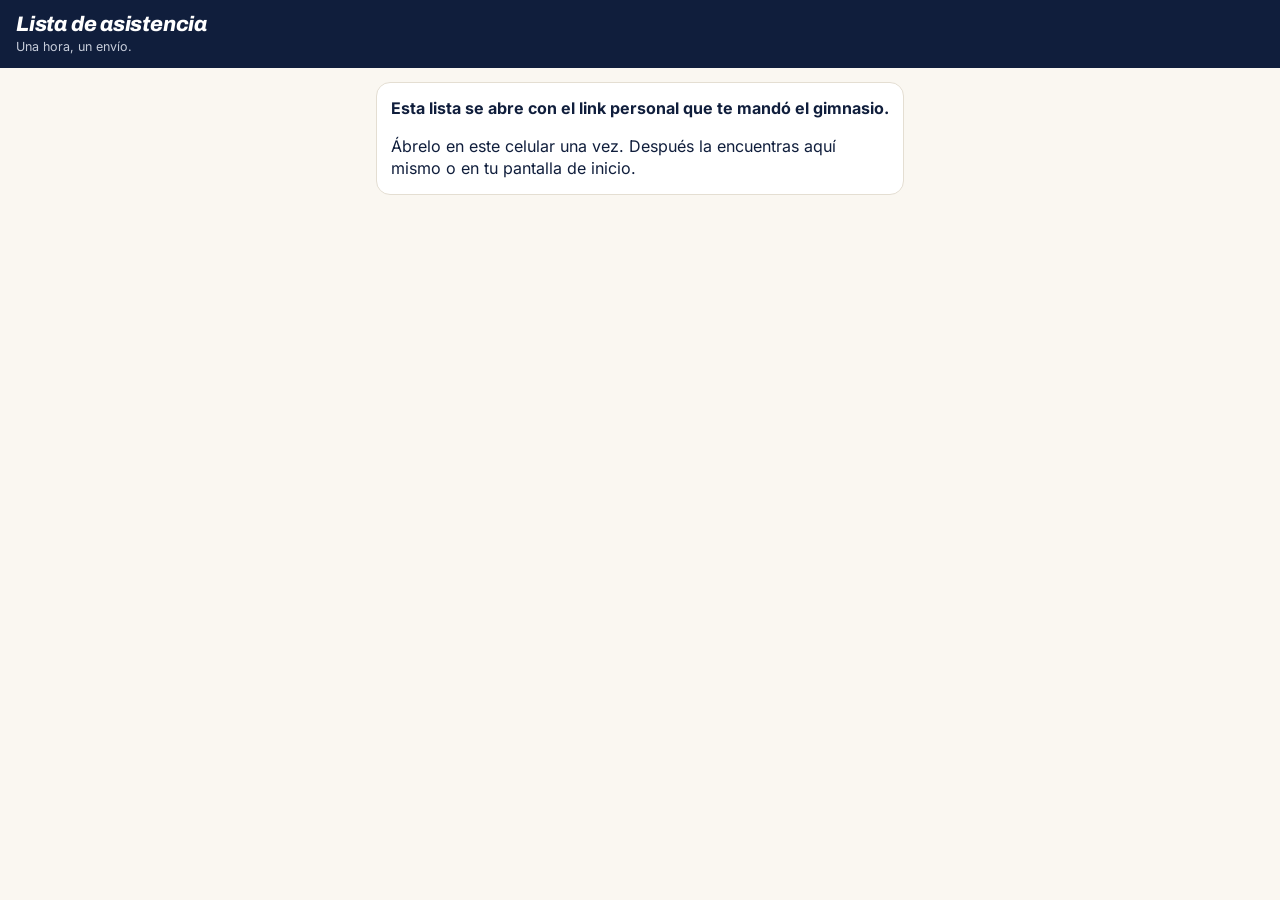
<file: asistencia.html>
<!DOCTYPE html>
<html lang="es-MX">
<head>
<meta charset="UTF-8">
<meta name="viewport" content="width=device-width, initial-scale=1, viewport-fit=cover">
<title>Lista · REIVAJ</title>
<meta name="robots" content="noindex, nofollow">
<meta name="referrer" content="no-referrer">
<meta name="theme-color" content="#101E3C">
<meta name="color-scheme" content="only light">
<!-- Instalable en la pantalla de inicio. El manifest no fija la dirección de
     arranque: así el acceso directo guarda el link completo, con su llave. -->
<link rel="manifest" href="asistencia.webmanifest">
<link rel="icon" href="assets/icono-192.png">
<link rel="apple-touch-icon" href="assets/apple-touch-icon.png">
<meta name="mobile-web-app-capable" content="yes">
<meta name="apple-mobile-web-app-capable" content="yes">
<meta name="apple-mobile-web-app-title" content="REIVAJ">
<meta name="apple-mobile-web-app-status-bar-style" content="black-translucent">
<link rel="stylesheet" href="fuentes.css">
<link rel="stylesheet" href="asistencia.css">
</head>
<body>
<header class="cabeza">
  <div class="cabeza-txt"><h1 id="titulo">Lista de asistencia</h1><small id="subtitulo">Una hora, un envío.</small></div>
  <button type="button" id="actualizar" class="oculto">Actualizar</button>
</header>

<main>
  <section id="vista-sin-llave" class="tarjeta oculto">
    <p><b>Esta lista se abre con el link personal que te mandó el gimnasio.</b></p>
    <p>Ábrelo en este celular una vez. Después la encuentras aquí mismo o en tu pantalla de inicio.</p>
  </section>

  <section id="vista-quitado" class="tarjeta oculto">
    <p><b>Este link ya no funciona. Pídele uno nuevo al gimnasio.</b></p>
    <p>Si la abriste desde el ícono de tu pantalla de inicio, bórralo y agrégalo otra vez desde el link nuevo.</p>
  </section>

  <div id="mensaje" class="aviso oculto" role="status"></div>
  <div id="pendientes" class="aviso pendientes oculto"></div>
  <div id="instalar" class="aviso instalar oculto"></div>

  <!-- El panel del dueño: cada pestaña pinta su parte -->
  <section id="panel-hoy" class="panel oculto"></section>
  <section id="panel-semana" class="panel oculto"></section>
  <section id="panel-alumnas" class="panel oculto">
    <div class="tarjeta buscador">
      <input id="buscar-alumna" type="search" placeholder="Buscar alumna por nombre" autocomplete="off" aria-label="Buscar alumna">
    </div>
    <div id="alumnas-lista"></div>
    <div id="alumna-ficha"></div>
  </section>
  <section id="panel-maestras" class="panel oculto"></section>

  <!-- Pasar lista (maestras y dueño) -->
  <section id="vista-lista" class="oculto">
    <!-- 1. El día y la hora. Tocar la fecha abre el calendario. -->
    <div class="tarjeta dia-hora">
      <div class="dia" id="dia">
        <button type="button" class="flecha" id="dia-antes" aria-label="Día de clase anterior">‹</button>
        <div class="dia-txt">
          <span class="dia-leer" aria-live="polite"><b id="dia-titulo">Hoy</b><small id="dia-fecha"></small></span>
          <input id="fecha" type="date" autocomplete="off" aria-label="Escoger otra fecha">
        </div>
        <button type="button" class="flecha" id="dia-despues" aria-label="Día de clase siguiente">›</button>
      </div>
      <div class="otro-dia oculto" id="otro-dia">
        <button type="button" id="volver-hoy">Volver a hoy</button>
      </div>
      <div class="horas" id="horas" role="group" aria-label="¿Qué hora vas a pasar?"></div>
      <p class="atras oculto" id="horas-aviso"></p>
    </div>

    <!-- 2. Quién vino. La barra (buscar y grupos) se queda arriba al bajar. -->
    <div class="tarjeta oculto" id="bloque-alumnos">
      <div class="lista-cab">
        <h2 id="titulo-hora" class="paso">Toca a quien vino</h2>
        <button type="button" class="sec todos" id="todos">✓ Vinieron todos</button>
      </div>
      <p class="ayuda" id="ayuda">Toca el nombre de cada quien que vino. Quien se quede sin ✓ cuenta como falta.</p>
      <div class="barra-lista" id="barra-lista">
        <div class="buscar-caja">
          <input class="buscar" id="buscar" type="search" placeholder="Buscar por nombre" aria-label="Buscar en la lista o agregar a alguien que vino" autocomplete="off" autocorrect="off" autocapitalize="off" spellcheck="false" enterkeyhint="search">
          <button type="button" class="limpiar oculto" id="limpiar-buscar" aria-label="Borrar la búsqueda">✕</button>
        </div>
        <div class="chips-grupos oculto" id="grupos-hora" role="group" aria-label="Ver un grupo"></div>
      </div>
      <div id="alumnos"></div>
      <div id="fuera"></div>
      <div id="noenc-lista"></div>
      <div id="otros"></div>
    </div>

    <!-- 3. Clase de prueba y avisos -->
    <div class="tarjeta oculto" id="bloque-extra">
      <h2>¿Vino alguien a clase de prueba?</h2>
      <p class="ayuda oculto" id="ayuda-agendadas">Tenían clase de prueba este día. Toca a quien sí vino:</p>
      <div class="agendadas" id="agendadas"></div>
      <div id="pruebas"></div>
      <button class="sec" id="mas-prueba" type="button">+ Anotar una clase de prueba</button>
      <div class="espacio grande"></div>
      <label for="nota-dia">¿Pasó algo? (opcional)</label>
      <textarea id="nota-dia" autocomplete="off" placeholder="Ej. Se cortó la luz y terminamos antes. Si es de alguien en particular, usa ✎ junto a su nombre."></textarea>
    </div>
  </section>
</main>

<!-- 4. Mandar -->
<div class="fijo oculto" id="barra">
  <div class="fila"><span class="cuenta" id="cuenta" aria-live="polite"><b>0</b> vinieron</span><button class="principal" id="enviar" type="button">Enviar lista</button></div>
</div>

<nav class="pestanas oculto" id="pestanas" aria-label="Secciones">
  <button type="button" data-panel="hoy"><svg viewBox="0 0 24 24" aria-hidden="true"><rect x="3.5" y="5" width="17" height="15" rx="2.5"/><path d="M3.5 10h17M8 3v4M16 3v4"/><circle cx="12" cy="15" r="1.8" class="lleno"/></svg>Hoy</button>
  <button type="button" data-panel="semana"><svg viewBox="0 0 24 24" aria-hidden="true"><rect x="3.5" y="3.5" width="17" height="17" rx="2.5"/><path d="M3.5 9.5h17M3.5 15h17M9.5 3.5v17M15 3.5v17"/></svg>Semana</button>
  <button type="button" data-panel="alumnas"><svg viewBox="0 0 24 24" aria-hidden="true"><circle cx="12" cy="8" r="3.6"/><path d="M5 20.5c.8-3.8 3.6-5.8 7-5.8s6.2 2 7 5.8"/></svg>Alumnas</button>
  <button type="button" data-panel="maestras"><svg viewBox="0 0 24 24" aria-hidden="true"><circle cx="9" cy="8.5" r="3"/><path d="M3.5 19.5c.6-3 2.8-4.7 5.5-4.7s4.9 1.7 5.5 4.7"/><circle cx="16.6" cy="7.4" r="2.5"/><path d="M15.8 13.1c2.6-.2 4.5 1.4 5 4.4"/></svg>Maestras</button>
  <button type="button" data-panel="lista"><svg viewBox="0 0 24 24" aria-hidden="true"><path d="M3.8 7.2l2 2 3.6-3.6M3.8 15.2l2 2 3.6-3.6M12.8 7.5h7.4M12.8 15.5h7.4"/></svg>Pasar lista</button>
</nav>

<!-- Panel del dueño: poner a una alumna en el grupo de una maestra -->
<div id="hoja-fondo" class="hoja-fondo oculto"></div>
<section id="hoja" class="hoja oculto" role="dialog" aria-modal="true" aria-labelledby="hoja-titulo"></section>

<!-- Antes de enviar: quién vino y quién falta -->
<div id="envio-fondo" class="hoja-fondo oculto"></div>
<section id="envio" class="hoja envio oculto" role="dialog" aria-modal="true" aria-labelledby="envio-titulo"></section>

<script src="config.js"></script>
<script src="buzon.js"></script>
<script src="panel.js"></script>
<script src="asistencia.js"></script>
</body>
</html>
</file>
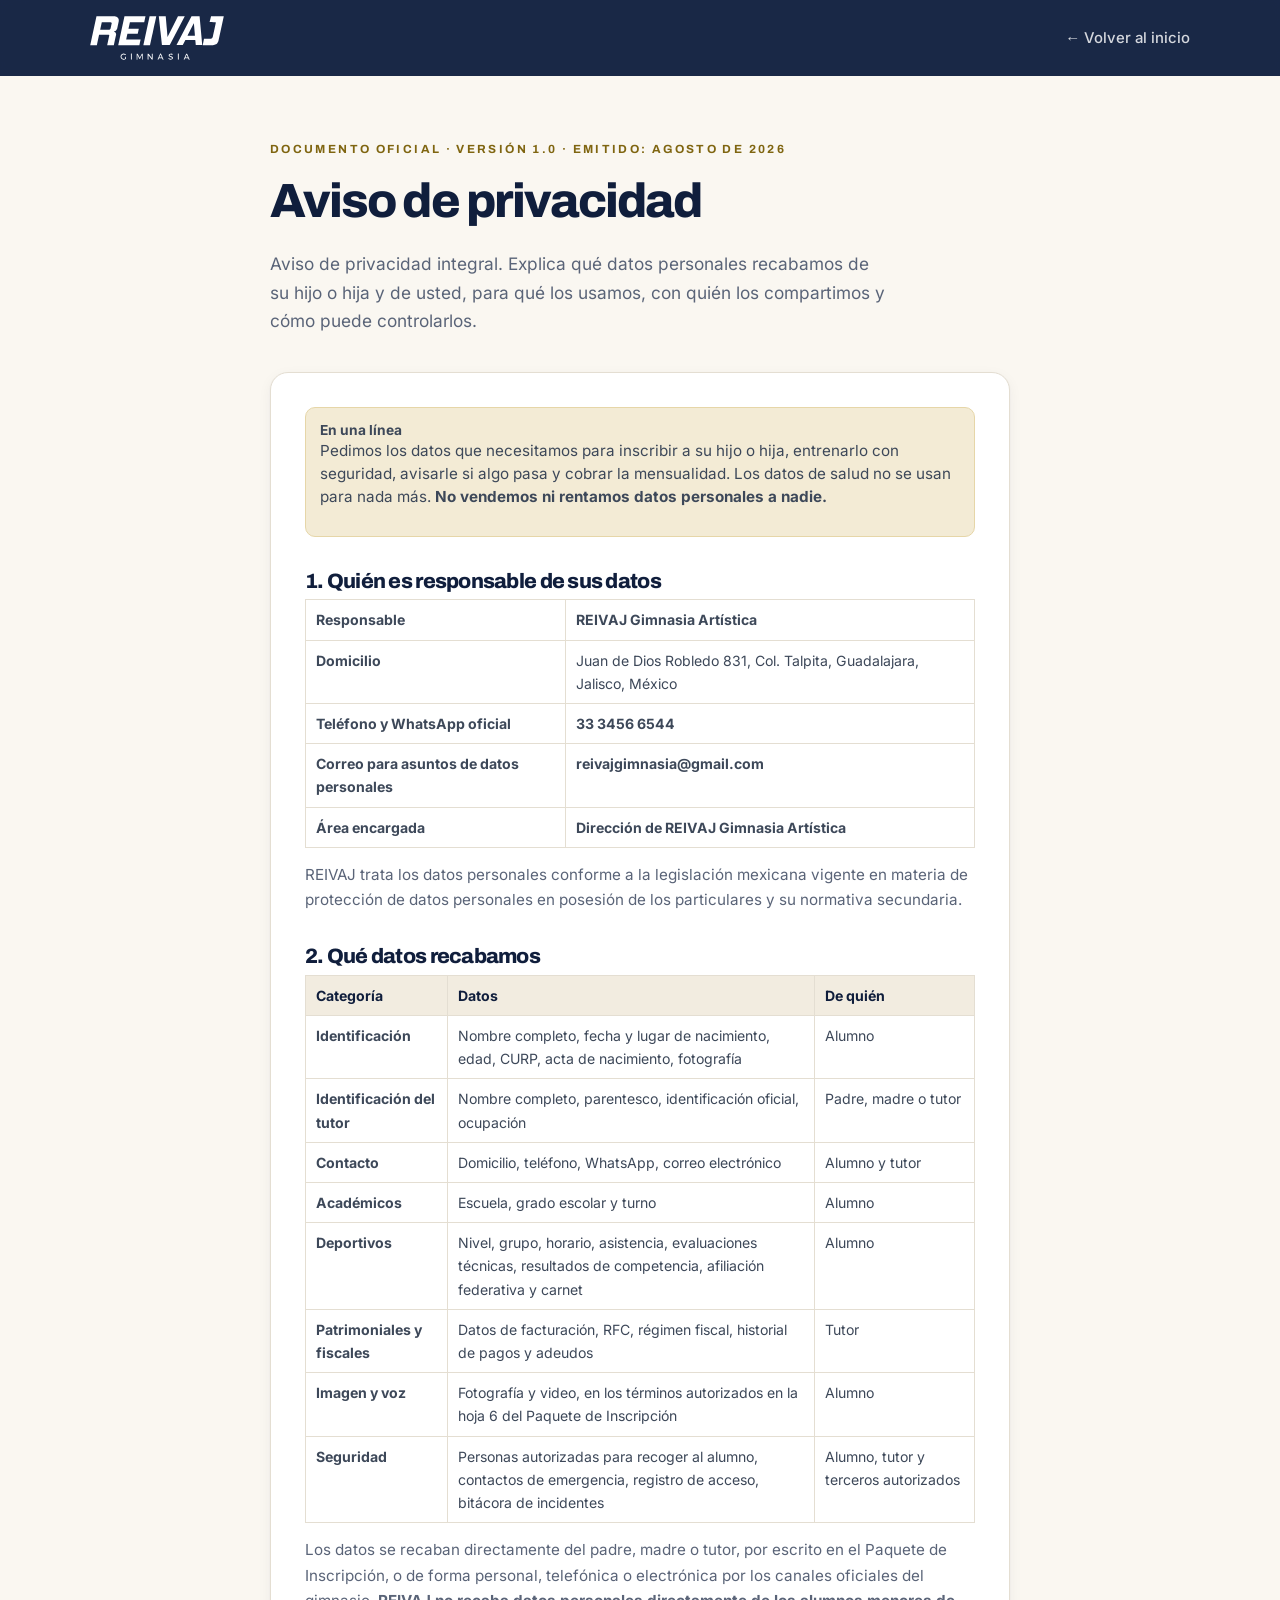
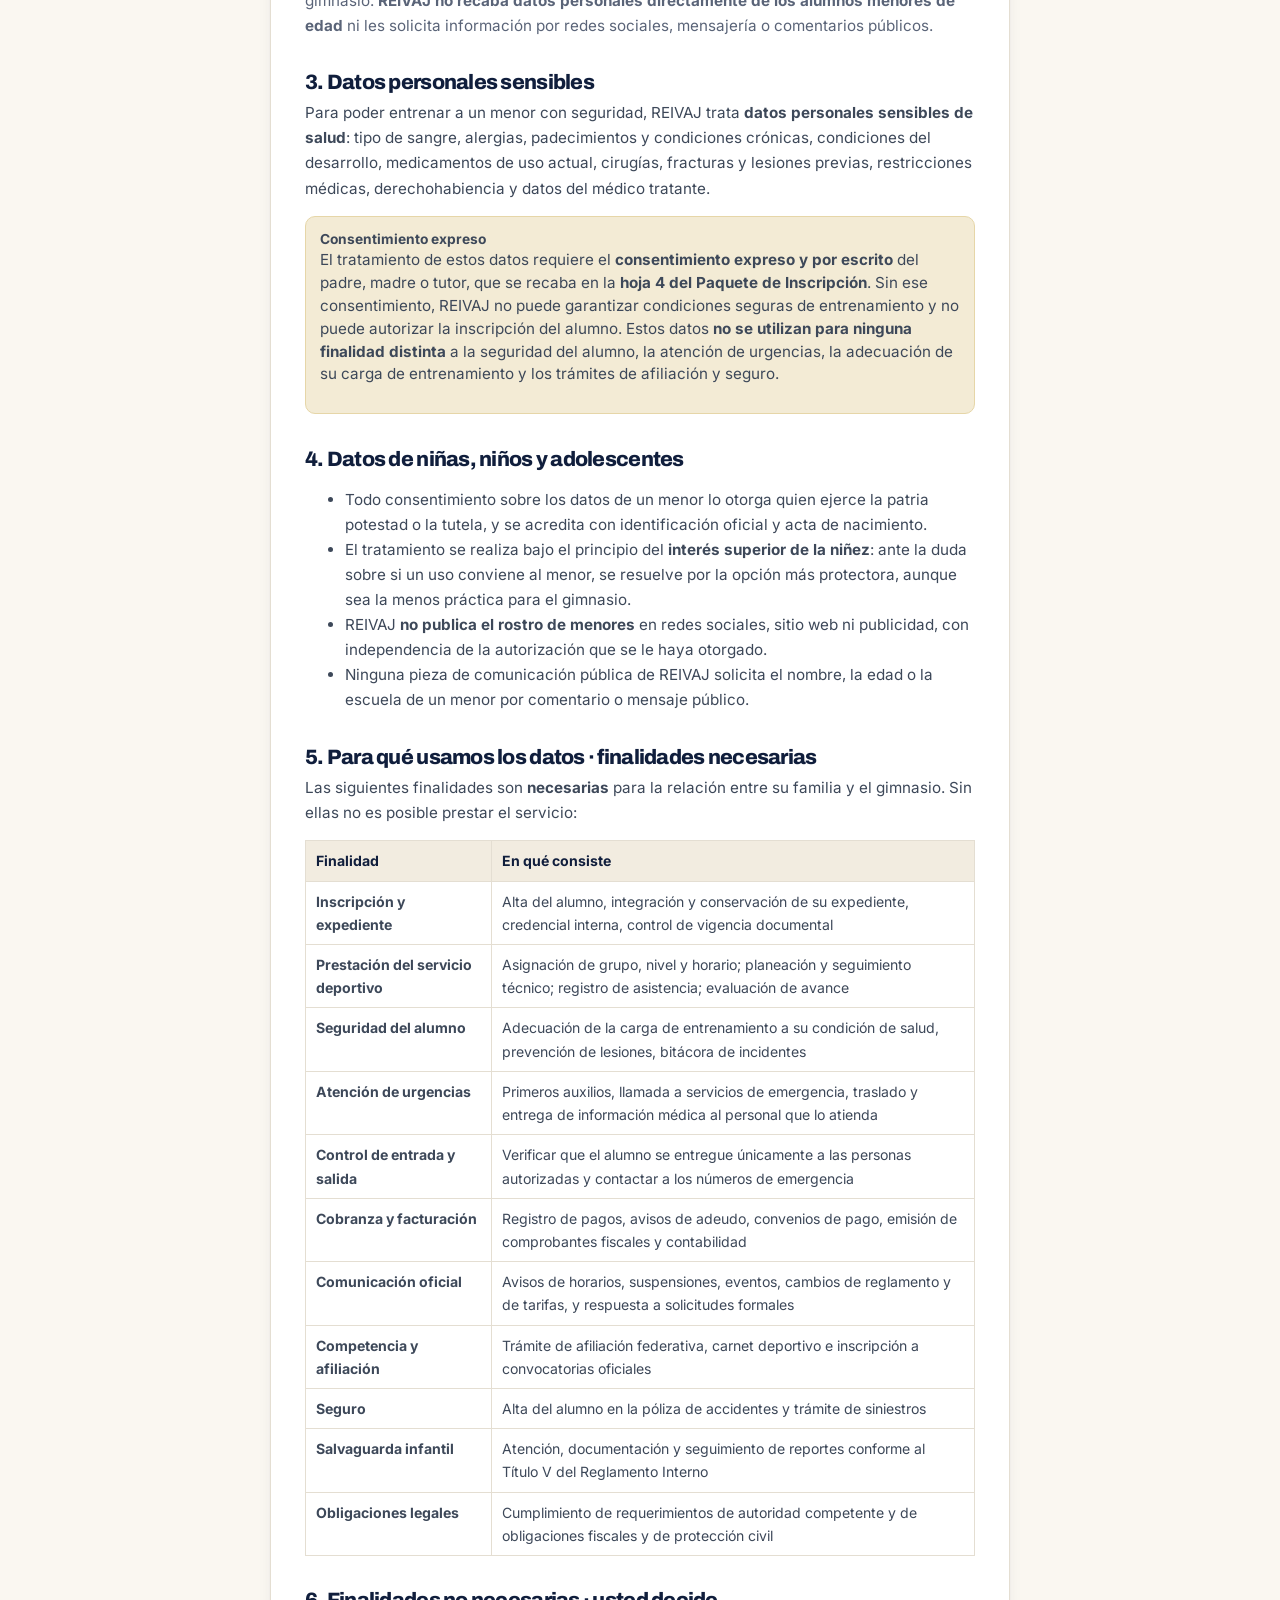
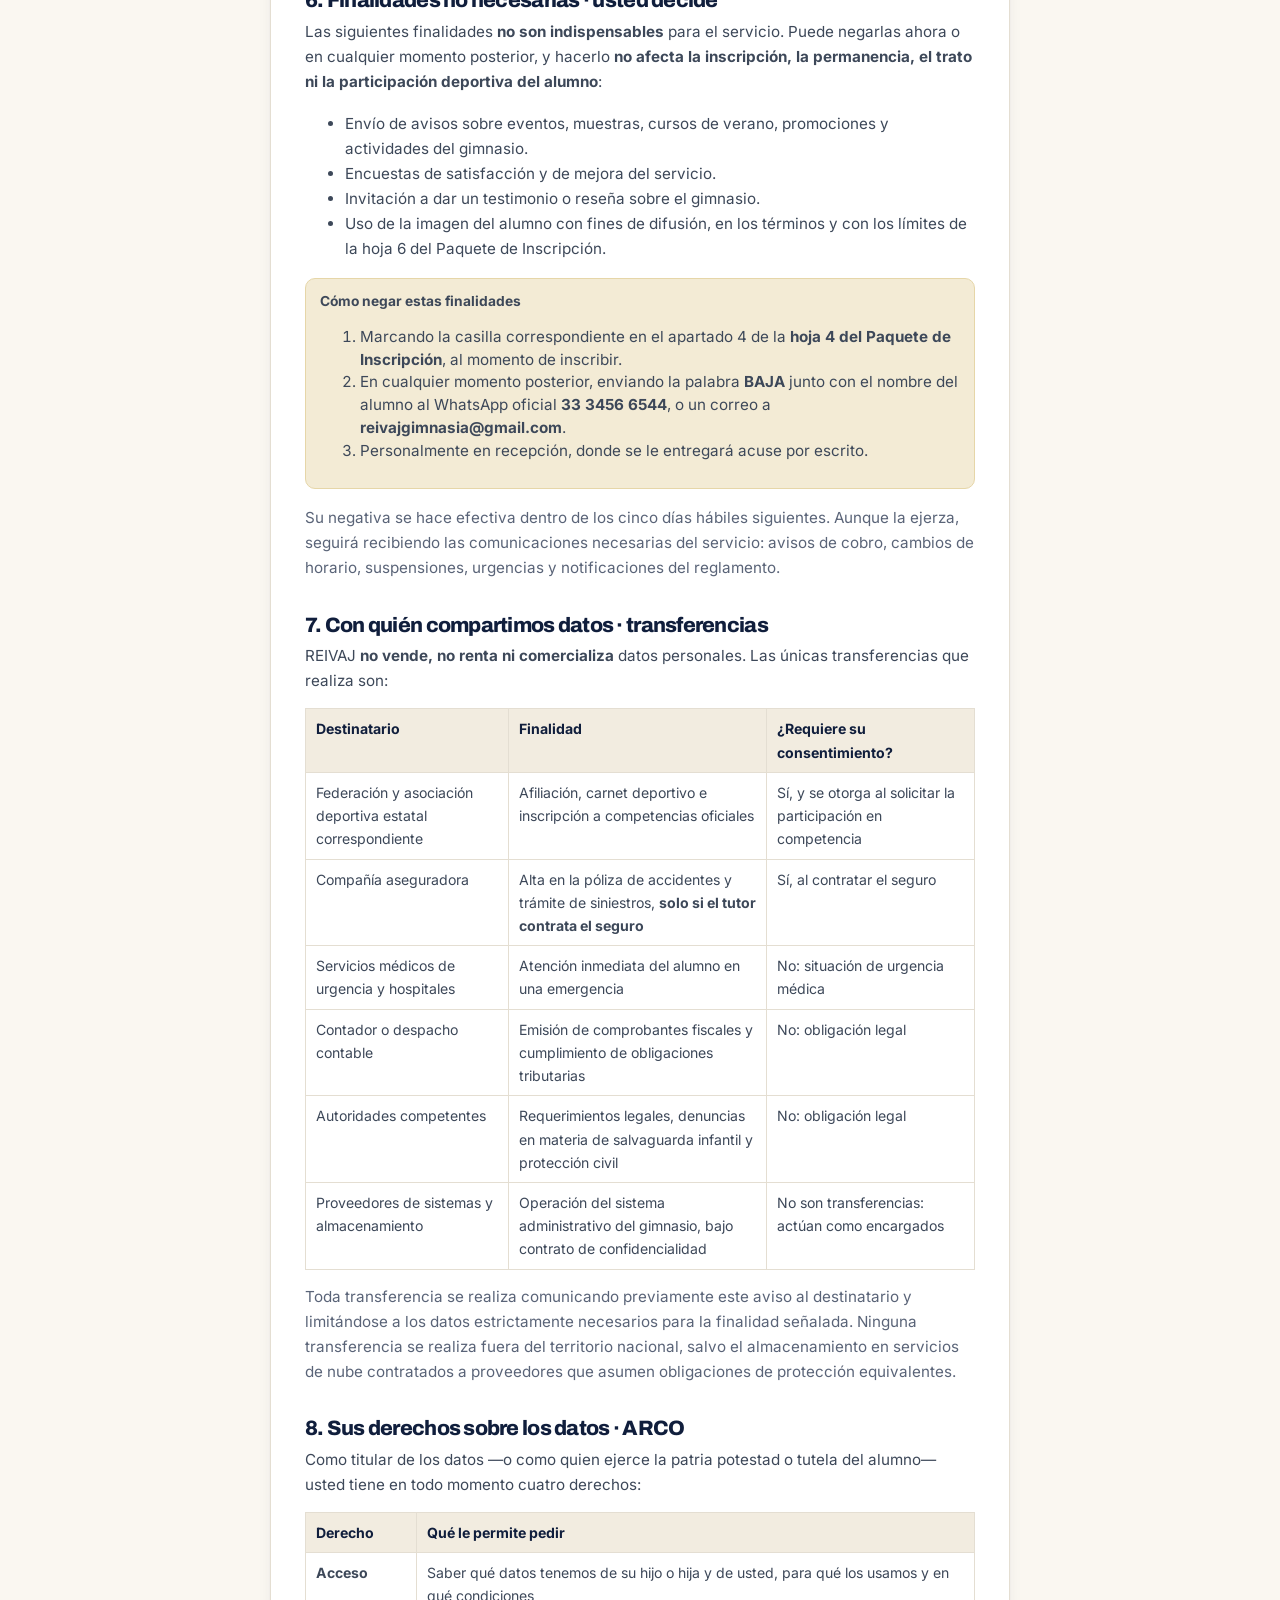
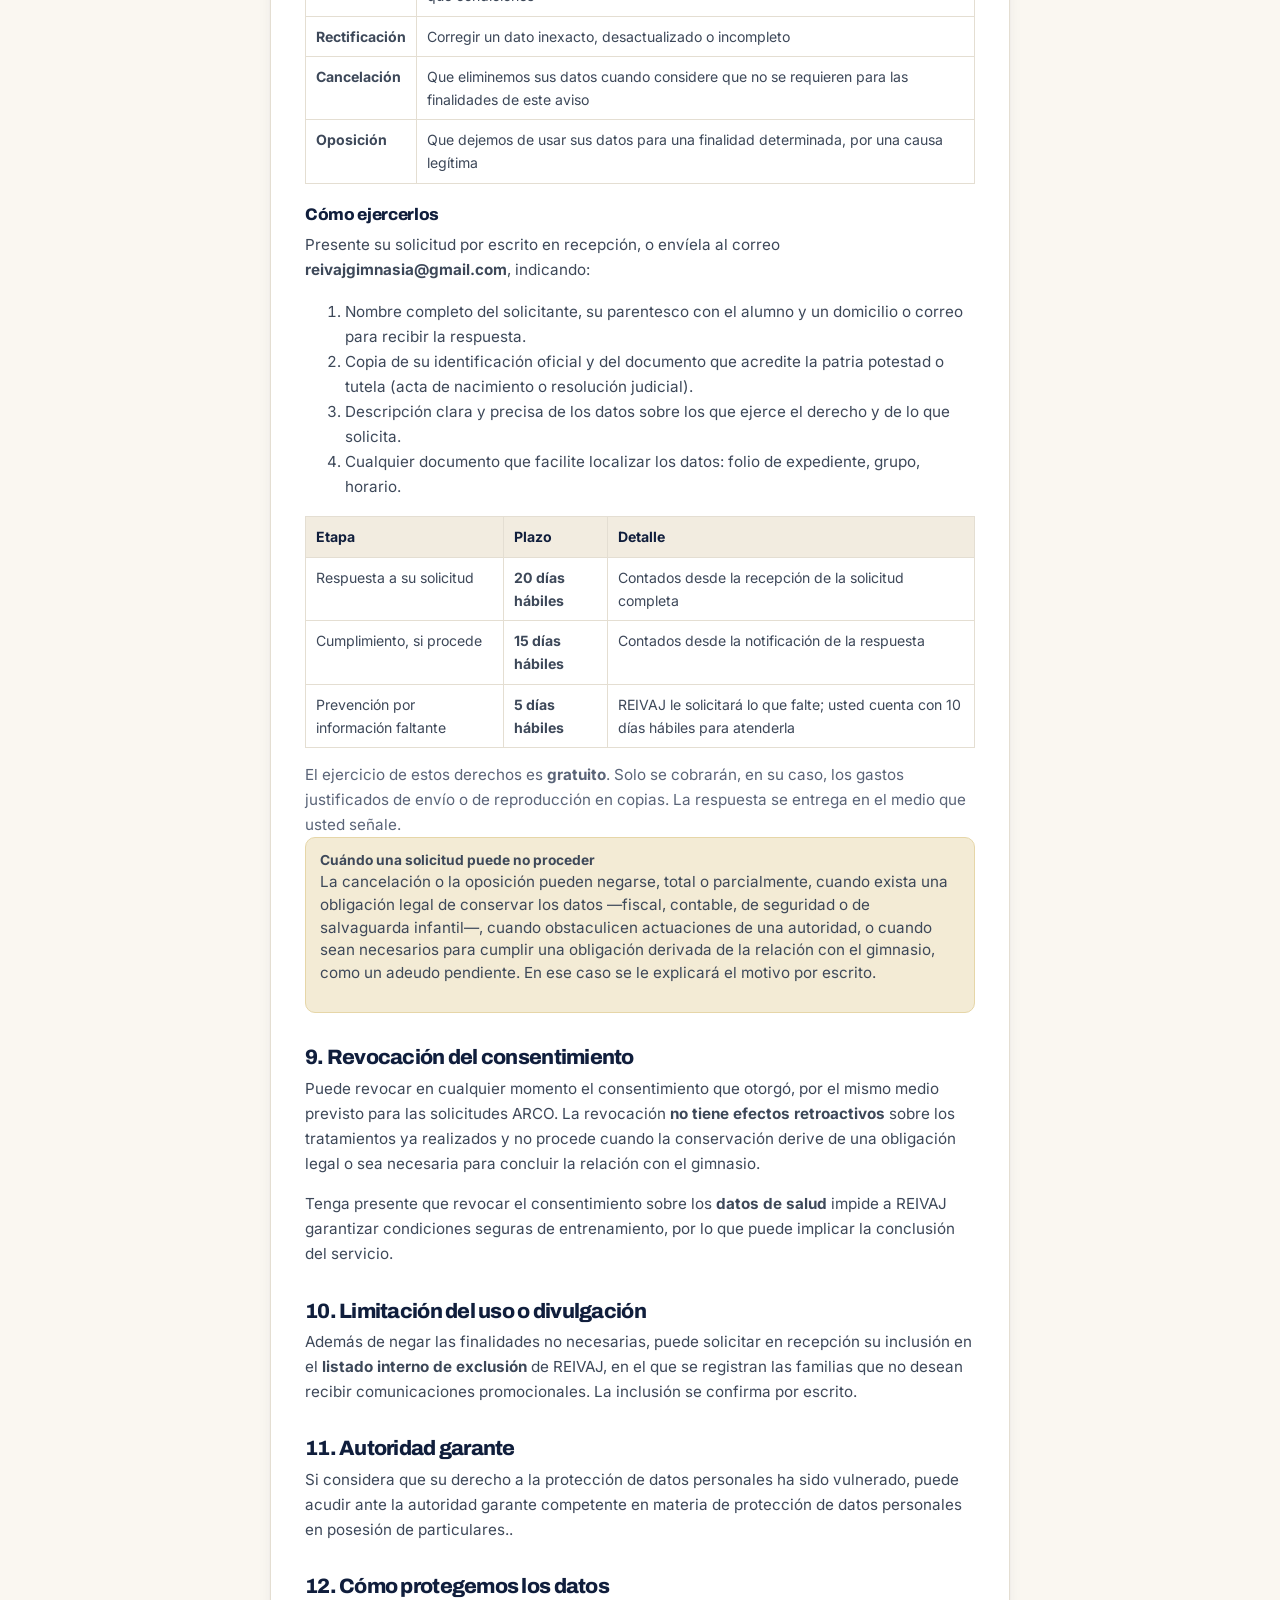
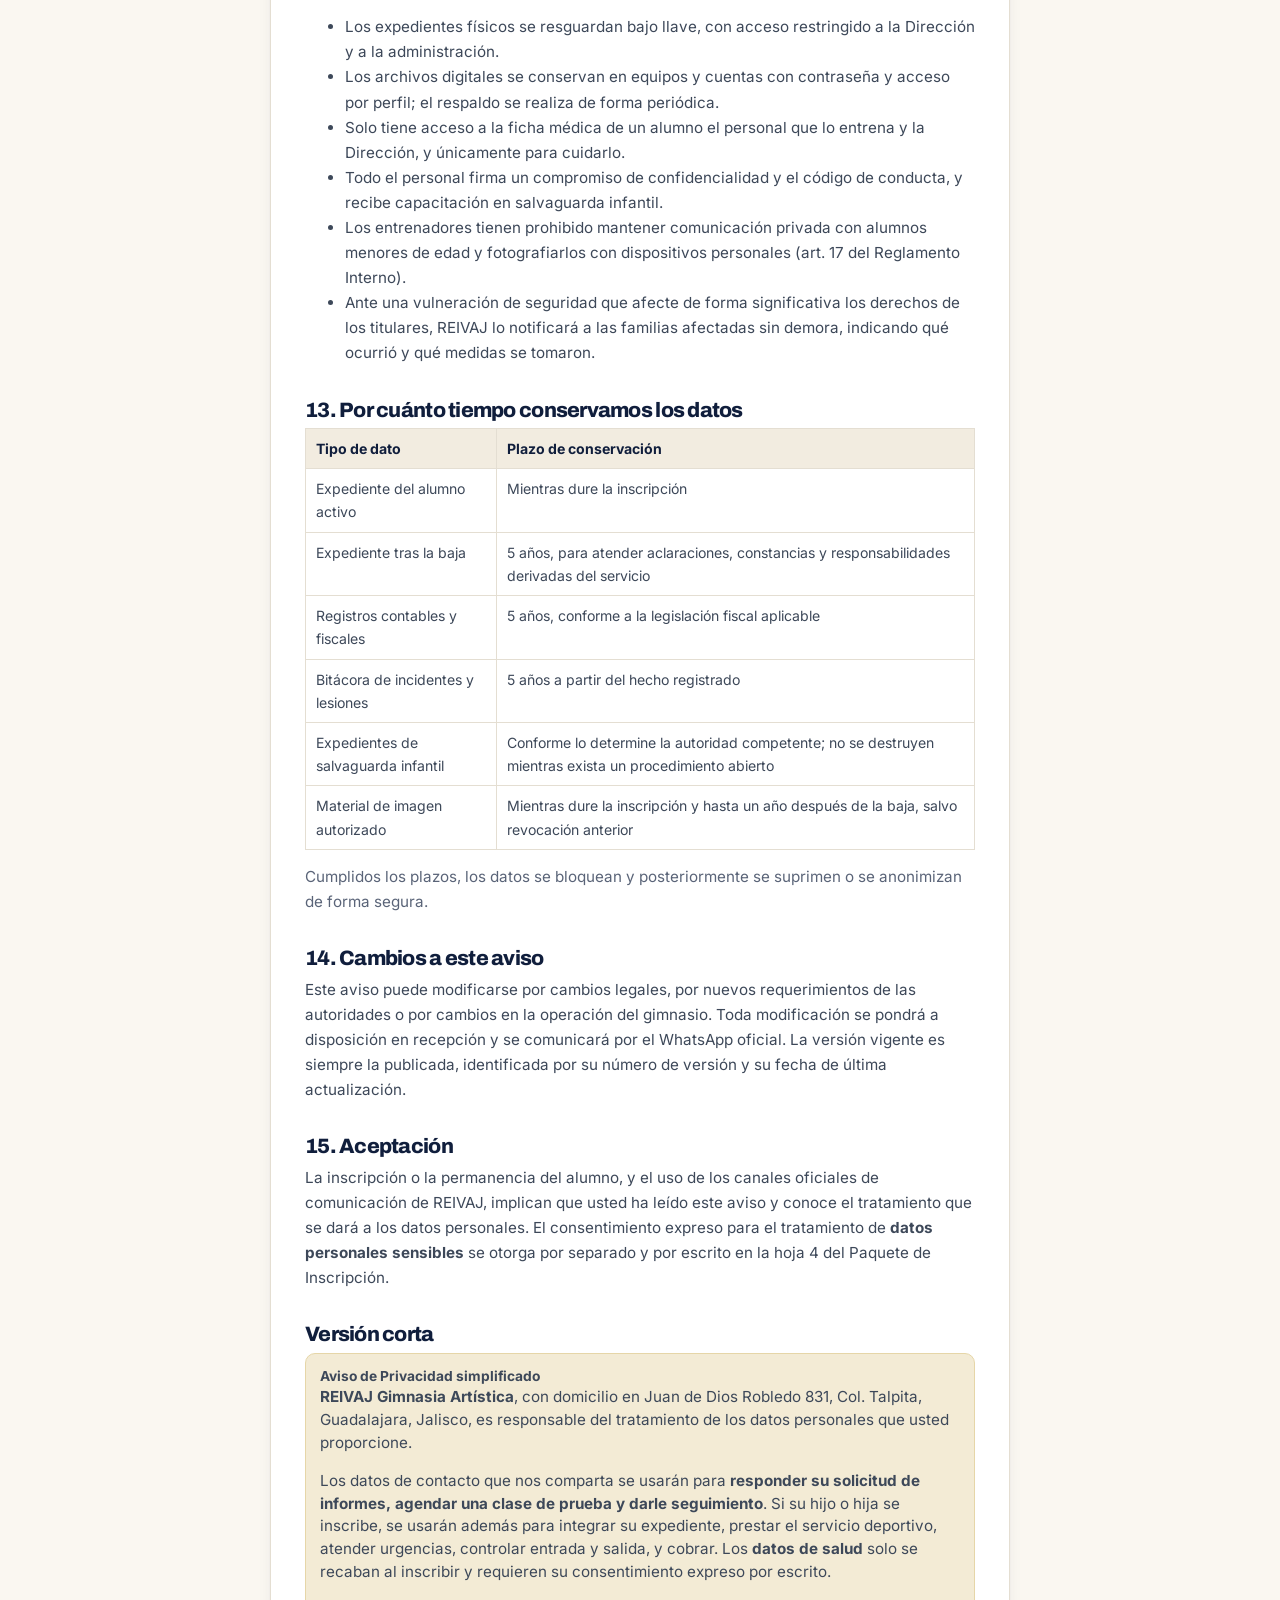
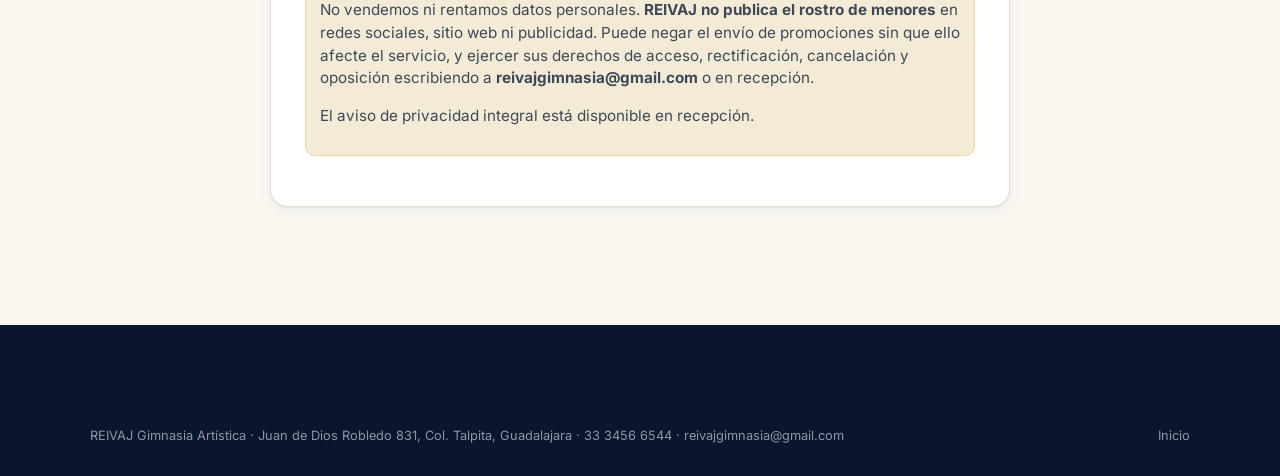
<file: aviso-de-privacidad.html>
<!DOCTYPE html>
<html lang="es-MX">
<head>
<meta charset="UTF-8">
<meta name="viewport" content="width=device-width, initial-scale=1">
<title>Aviso de privacidad | REIVAJ Gimnasia Artística</title>
<meta name="description" content="Aviso de privacidad integral de REIVAJ Gimnasia Artística: qué datos recabamos, para qué, con quién los compartimos y cómo ejercer tus derechos.">
<meta name="theme-color" content="#101E3C">
<meta name="color-scheme" content="only light">
<link rel="icon" href="assets/icono-192.png">
<link rel="stylesheet" href="fuentes.css">
<link rel="stylesheet" href="styles.css">
</head>
<body>

<header class="nav" id="nav">
  <div class="wrap nav__inner">
    <a class="brand" href="index.html" aria-label="REIVAJ Gimnasia Artística, inicio">
      <svg class="brand__logo" aria-hidden="true"><use href="assets/logo-reivaj.svg#reivaj-wordmark"/></svg>
    </a>
    <a class="nav__volver" href="index.html">← Volver al inicio</a>
  </div>
</header>

<main class="pagina">
  <div class="wrap">
    <header class="pagina__cab">
      <p class="eyebrow">Documento oficial · Versión 1.0 · Emitido: agosto de 2026</p>
      <h1>Aviso de privacidad</h1>
      <p class="lead">Aviso de privacidad integral. Explica qué datos personales recabamos de su hijo o hija y de usted, para qué los usamos, con quién los compartimos y cómo puede controlarlos.</p>
    </header>
    <article class="tarjeta legal">

    <div class="nota"><b>En una línea</b><br>
      <p>Pedimos los datos que necesitamos para inscribir a su hijo o hija, entrenarlo con seguridad, avisarle si algo pasa y cobrar la mensualidad. Los datos de salud no se usan para nada más. <b>No vendemos ni rentamos datos personales a nadie.</b></p>
    </div>
    <h2>1. Quién es responsable de sus datos</h2>
    <table>
      <tbody>
        <tr><td><b>Responsable</b></td><td><b>REIVAJ Gimnasia Artística</b></td></tr>
        <tr><td><b>Domicilio</b></td><td>Juan de Dios Robledo 831, Col. Talpita, Guadalajara, Jalisco, México</td></tr>
        <tr><td><b>Teléfono y WhatsApp oficial</b></td><td><b>33 3456 6544</b></td></tr>
        <tr><td><b>Correo para asuntos de datos personales</b></td><td><b>reivajgimnasia@gmail.com</b></td></tr>
        <tr><td><b>Área encargada</b></td><td><b>Dirección de REIVAJ Gimnasia Artística</b></td></tr>
      </tbody>
    </table>
    <p class="field__ayuda">REIVAJ trata los datos personales conforme a la legislación mexicana vigente en materia de protección de datos personales en posesión de los particulares y su normativa secundaria.</p>
    <h2>2. Qué datos recabamos</h2>
    <table>
      <thead><tr><th>Categoría</th><th>Datos</th><th>De quién</th></tr></thead>
      <tbody>
        <tr><td><b>Identificación</b></td><td>Nombre completo, fecha y lugar de nacimiento, edad, CURP, acta de nacimiento, fotografía</td><td>Alumno</td></tr>
        <tr><td><b>Identificación del tutor</b></td><td>Nombre completo, parentesco, identificación oficial, ocupación</td><td>Padre, madre o tutor</td></tr>
        <tr><td><b>Contacto</b></td><td>Domicilio, teléfono, WhatsApp, correo electrónico</td><td>Alumno y tutor</td></tr>
        <tr><td><b>Académicos</b></td><td>Escuela, grado escolar y turno</td><td>Alumno</td></tr>
        <tr><td><b>Deportivos</b></td><td>Nivel, grupo, horario, asistencia, evaluaciones técnicas, resultados de competencia, afiliación federativa y carnet</td><td>Alumno</td></tr>
        <tr><td><b>Patrimoniales y fiscales</b></td><td>Datos de facturación, RFC, régimen fiscal, historial de pagos y adeudos</td><td>Tutor</td></tr>
        <tr><td><b>Imagen y voz</b></td><td>Fotografía y video, en los términos autorizados en la hoja 6 del Paquete de Inscripción</td><td>Alumno</td></tr>
        <tr><td><b>Seguridad</b></td><td>Personas autorizadas para recoger al alumno, contactos de emergencia, registro de acceso, bitácora de incidentes</td><td>Alumno, tutor y terceros autorizados</td></tr>
      </tbody>
    </table>
    <p class="field__ayuda">Los datos se recaban directamente del padre, madre o tutor, por escrito en el Paquete de Inscripción, o de forma personal, telefónica o electrónica por los canales oficiales del gimnasio. <b>REIVAJ no recaba datos personales directamente de los alumnos menores de edad</b> ni les solicita información por redes sociales, mensajería o comentarios públicos.</p>
    <h2>3. Datos personales sensibles</h2>
    <p>Para poder entrenar a un menor con seguridad, REIVAJ trata <b>datos personales sensibles de salud</b>: tipo de sangre, alergias, padecimientos y condiciones crónicas, condiciones del desarrollo, medicamentos de uso actual, cirugías, fracturas y lesiones previas, restricciones médicas, derechohabiencia y datos del médico tratante.</p>
    <div class="nota"><b>Consentimiento expreso</b><br>
      <p>El tratamiento de estos datos requiere el <b>consentimiento expreso y por escrito</b> del padre, madre o tutor, que se recaba en la <b>hoja 4 del Paquete de Inscripción</b>. Sin ese consentimiento, REIVAJ no puede garantizar condiciones seguras de entrenamiento y no puede autorizar la inscripción del alumno. Estos datos <b>no se utilizan para ninguna finalidad distinta</b> a la seguridad del alumno, la atención de urgencias, la adecuación de su carga de entrenamiento y los trámites de afiliación y seguro.</p>
    </div>
    <h2>4. Datos de niñas, niños y adolescentes</h2>
    <ul>
      <li>Todo consentimiento sobre los datos de un menor lo otorga quien ejerce la patria potestad o la tutela, y se acredita con identificación oficial y acta de nacimiento.</li>
      <li>El tratamiento se realiza bajo el principio del <b>interés superior de la niñez</b>: ante la duda sobre si un uso conviene al menor, se resuelve por la opción más protectora, aunque sea la menos práctica para el gimnasio.</li>
      <li>REIVAJ <b>no publica el rostro de menores</b> en redes sociales, sitio web ni publicidad, con independencia de la autorización que se le haya otorgado.</li>
      <li>Ninguna pieza de comunicación pública de REIVAJ solicita el nombre, la edad o la escuela de un menor por comentario o mensaje público.</li>
    </ul>
    <h2>5. Para qué usamos los datos · finalidades necesarias</h2>
    <p>Las siguientes finalidades son <b>necesarias</b> para la relación entre su familia y el gimnasio. Sin ellas no es posible prestar el servicio:</p>
    <table>
      <thead><tr><th>Finalidad</th><th>En qué consiste</th></tr></thead>
      <tbody>
        <tr><td><b>Inscripción y expediente</b></td><td>Alta del alumno, integración y conservación de su expediente, credencial interna, control de vigencia documental</td></tr>
        <tr><td><b>Prestación del servicio deportivo</b></td><td>Asignación de grupo, nivel y horario; planeación y seguimiento técnico; registro de asistencia; evaluación de avance</td></tr>
        <tr><td><b>Seguridad del alumno</b></td><td>Adecuación de la carga de entrenamiento a su condición de salud, prevención de lesiones, bitácora de incidentes</td></tr>
        <tr><td><b>Atención de urgencias</b></td><td>Primeros auxilios, llamada a servicios de emergencia, traslado y entrega de información médica al personal que lo atienda</td></tr>
        <tr><td><b>Control de entrada y salida</b></td><td>Verificar que el alumno se entregue únicamente a las personas autorizadas y contactar a los números de emergencia</td></tr>
        <tr><td><b>Cobranza y facturación</b></td><td>Registro de pagos, avisos de adeudo, convenios de pago, emisión de comprobantes fiscales y contabilidad</td></tr>
        <tr><td><b>Comunicación oficial</b></td><td>Avisos de horarios, suspensiones, eventos, cambios de reglamento y de tarifas, y respuesta a solicitudes formales</td></tr>
        <tr><td><b>Competencia y afiliación</b></td><td>Trámite de afiliación federativa, carnet deportivo e inscripción a convocatorias oficiales</td></tr>
        <tr><td><b>Seguro</b></td><td>Alta del alumno en la póliza de accidentes y trámite de siniestros</td></tr>
        <tr><td><b>Salvaguarda infantil</b></td><td>Atención, documentación y seguimiento de reportes conforme al Título V del Reglamento Interno</td></tr>
        <tr><td><b>Obligaciones legales</b></td><td>Cumplimiento de requerimientos de autoridad competente y de obligaciones fiscales y de protección civil</td></tr>
      </tbody>
    </table>
    <h2>6. Finalidades no necesarias · usted decide</h2>
    <p>Las siguientes finalidades <b>no son indispensables</b> para el servicio. Puede negarlas ahora o en cualquier momento posterior, y hacerlo <b>no afecta la inscripción, la permanencia, el trato ni la participación deportiva del alumno</b>:</p>
    <ul>
      <li>Envío de avisos sobre eventos, muestras, cursos de verano, promociones y actividades del gimnasio.</li>
      <li>Encuestas de satisfacción y de mejora del servicio.</li>
      <li>Invitación a dar un testimonio o reseña sobre el gimnasio.</li>
      <li>Uso de la imagen del alumno con fines de difusión, en los términos y con los límites de la hoja 6 del Paquete de Inscripción.</li>
    </ul>
    <div class="nota"><b>Cómo negar estas finalidades</b><br>
      <ol>
        <li>Marcando la casilla correspondiente en el apartado 4 de la <b>hoja 4 del Paquete de Inscripción</b>, al momento de inscribir.</li>
        <li>En cualquier momento posterior, enviando la palabra <b>BAJA</b> junto con el nombre del alumno al WhatsApp oficial <b>33 3456 6544</b>, o un correo a <b>reivajgimnasia@gmail.com</b>.</li>
        <li>Personalmente en recepción, donde se le entregará acuse por escrito.</li>
      </ol>
    </div>
    <p class="field__ayuda">Su negativa se hace efectiva dentro de los cinco días hábiles siguientes. Aunque la ejerza, seguirá recibiendo las comunicaciones necesarias del servicio: avisos de cobro, cambios de horario, suspensiones, urgencias y notificaciones del reglamento.</p>
    <h2>7. Con quién compartimos datos · transferencias</h2>
    <p>REIVAJ <b>no vende, no renta ni comercializa</b> datos personales. Las únicas transferencias que realiza son:</p>
    <table>
      <thead><tr><th>Destinatario</th><th>Finalidad</th><th>¿Requiere su consentimiento?</th></tr></thead>
      <tbody>
        <tr><td>Federación y asociación deportiva estatal correspondiente</td><td>Afiliación, carnet deportivo e inscripción a competencias oficiales</td><td>Sí, y se otorga al solicitar la participación en competencia</td></tr>
        <tr><td>Compañía aseguradora</td><td>Alta en la póliza de accidentes y trámite de siniestros, <b>solo si el tutor contrata el seguro</b></td><td>Sí, al contratar el seguro</td></tr>
        <tr><td>Servicios médicos de urgencia y hospitales</td><td>Atención inmediata del alumno en una emergencia</td><td>No: situación de urgencia médica</td></tr>
        <tr><td>Contador o despacho contable</td><td>Emisión de comprobantes fiscales y cumplimiento de obligaciones tributarias</td><td>No: obligación legal</td></tr>
        <tr><td>Autoridades competentes</td><td>Requerimientos legales, denuncias en materia de salvaguarda infantil y protección civil</td><td>No: obligación legal</td></tr>
        <tr><td>Proveedores de sistemas y almacenamiento</td><td>Operación del sistema administrativo del gimnasio, bajo contrato de confidencialidad</td><td>No son transferencias: actúan como encargados</td></tr>
      </tbody>
    </table>
    <p class="field__ayuda">Toda transferencia se realiza comunicando previamente este aviso al destinatario y limitándose a los datos estrictamente necesarios para la finalidad señalada. Ninguna transferencia se realiza fuera del territorio nacional, salvo el almacenamiento en servicios de nube contratados a proveedores que asumen obligaciones de protección equivalentes.</p>
    <h2>8. Sus derechos sobre los datos · ARCO</h2>
    <p>Como titular de los datos —o como quien ejerce la patria potestad o tutela del alumno— usted tiene en todo momento cuatro derechos:</p>
    <table>
      <thead><tr><th>Derecho</th><th>Qué le permite pedir</th></tr></thead>
      <tbody>
        <tr><td><b>Acceso</b></td><td>Saber qué datos tenemos de su hijo o hija y de usted, para qué los usamos y en qué condiciones</td></tr>
        <tr><td><b>Rectificación</b></td><td>Corregir un dato inexacto, desactualizado o incompleto</td></tr>
        <tr><td><b>Cancelación</b></td><td>Que eliminemos sus datos cuando considere que no se requieren para las finalidades de este aviso</td></tr>
        <tr><td><b>Oposición</b></td><td>Que dejemos de usar sus datos para una finalidad determinada, por una causa legítima</td></tr>
      </tbody>
    </table>
    <h3>Cómo ejercerlos</h3>
    <p>Presente su solicitud por escrito en recepción, o envíela al correo <b>reivajgimnasia@gmail.com</b>, indicando:</p>
    <ol>
      <li>Nombre completo del solicitante, su parentesco con el alumno y un domicilio o correo para recibir la respuesta.</li>
      <li>Copia de su identificación oficial y del documento que acredite la patria potestad o tutela (acta de nacimiento o resolución judicial).</li>
      <li>Descripción clara y precisa de los datos sobre los que ejerce el derecho y de lo que solicita.</li>
      <li>Cualquier documento que facilite localizar los datos: folio de expediente, grupo, horario.</li>
    </ol>
    <table>
      <thead><tr><th>Etapa</th><th>Plazo</th><th>Detalle</th></tr></thead>
      <tbody>
        <tr><td>Respuesta a su solicitud</td><td><b>20 días hábiles</b></td><td>Contados desde la recepción de la solicitud completa</td></tr>
        <tr><td>Cumplimiento, si procede</td><td><b>15 días hábiles</b></td><td>Contados desde la notificación de la respuesta</td></tr>
        <tr><td>Prevención por información faltante</td><td><b>5 días hábiles</b></td><td>REIVAJ le solicitará lo que falte; usted cuenta con 10 días hábiles para atenderla</td></tr>
      </tbody>
    </table>
    <p class="field__ayuda">El ejercicio de estos derechos es <b>gratuito</b>. Solo se cobrarán, en su caso, los gastos justificados de envío o de reproducción en copias. La respuesta se entrega en el medio que usted señale.</p>
    <div class="nota"><b>Cuándo una solicitud puede no proceder</b><br>
      <p>La cancelación o la oposición pueden negarse, total o parcialmente, cuando exista una obligación legal de conservar los datos —fiscal, contable, de seguridad o de salvaguarda infantil—, cuando obstaculicen actuaciones de una autoridad, o cuando sean necesarios para cumplir una obligación derivada de la relación con el gimnasio, como un adeudo pendiente. En ese caso se le explicará el motivo por escrito.</p>
    </div>
    <h2>9. Revocación del consentimiento</h2>
    <p>Puede revocar en cualquier momento el consentimiento que otorgó, por el mismo medio previsto para las solicitudes ARCO. La revocación <b>no tiene efectos retroactivos</b> sobre los tratamientos ya realizados y no procede cuando la conservación derive de una obligación legal o sea necesaria para concluir la relación con el gimnasio.</p>
    <p>Tenga presente que revocar el consentimiento sobre los <b>datos de salud</b> impide a REIVAJ garantizar condiciones seguras de entrenamiento, por lo que puede implicar la conclusión del servicio.</p>
    <h2>10. Limitación del uso o divulgación</h2>
    <p>Además de negar las finalidades no necesarias, puede solicitar en recepción su inclusión en el <b>listado interno de exclusión</b> de REIVAJ, en el que se registran las familias que no desean recibir comunicaciones promocionales. La inclusión se confirma por escrito.</p>
    <h2>11. Autoridad garante</h2>
    <p>Si considera que su derecho a la protección de datos personales ha sido vulnerado, puede acudir ante la autoridad garante competente en materia de protección de datos personales en posesión de particulares..</p>
    <h2>12. Cómo protegemos los datos</h2>
    <ul>
      <li>Los expedientes físicos se resguardan bajo llave, con acceso restringido a la Dirección y a la administración.</li>
      <li>Los archivos digitales se conservan en equipos y cuentas con contraseña y acceso por perfil; el respaldo se realiza de forma periódica.</li>
      <li>Solo tiene acceso a la ficha médica de un alumno el personal que lo entrena y la Dirección, y únicamente para cuidarlo.</li>
      <li>Todo el personal firma un compromiso de confidencialidad y el código de conducta, y recibe capacitación en salvaguarda infantil.</li>
      <li>Los entrenadores tienen prohibido mantener comunicación privada con alumnos menores de edad y fotografiarlos con dispositivos personales (art. 17 del Reglamento Interno).</li>
      <li>Ante una vulneración de seguridad que afecte de forma significativa los derechos de los titulares, REIVAJ lo notificará a las familias afectadas sin demora, indicando qué ocurrió y qué medidas se tomaron.</li>
    </ul>
    <h2>13. Por cuánto tiempo conservamos los datos</h2>
    <table>
      <thead><tr><th>Tipo de dato</th><th>Plazo de conservación</th></tr></thead>
      <tbody>
        <tr><td>Expediente del alumno activo</td><td>Mientras dure la inscripción</td></tr>
        <tr><td>Expediente tras la baja</td><td>5 años, para atender aclaraciones, constancias y responsabilidades derivadas del servicio</td></tr>
        <tr><td>Registros contables y fiscales</td><td>5 años, conforme a la legislación fiscal aplicable</td></tr>
        <tr><td>Bitácora de incidentes y lesiones</td><td>5 años a partir del hecho registrado</td></tr>
        <tr><td>Expedientes de salvaguarda infantil</td><td>Conforme lo determine la autoridad competente; no se destruyen mientras exista un procedimiento abierto</td></tr>
        <tr><td>Material de imagen autorizado</td><td>Mientras dure la inscripción y hasta un año después de la baja, salvo revocación anterior</td></tr>
      </tbody>
    </table>
    <p class="field__ayuda">Cumplidos los plazos, los datos se bloquean y posteriormente se suprimen o se anonimizan de forma segura.</p>
    <h2>14. Cambios a este aviso</h2>
    <p>Este aviso puede modificarse por cambios legales, por nuevos requerimientos de las autoridades o por cambios en la operación del gimnasio. Toda modificación se pondrá a disposición en recepción y se comunicará por el WhatsApp oficial. La versión vigente es siempre la publicada, identificada por su número de versión y su fecha de última actualización.</p>
    <h2>15. Aceptación</h2>
    <p>La inscripción o la permanencia del alumno, y el uso de los canales oficiales de comunicación de REIVAJ, implican que usted ha leído este aviso y conoce el tratamiento que se dará a los datos personales. El consentimiento expreso para el tratamiento de <b>datos personales sensibles</b> se otorga por separado y por escrito en la hoja 4 del Paquete de Inscripción.</p>
    <div>
      <h2>Versión corta</h2>
      <div class="nota"><b>Aviso de Privacidad simplificado</b><br>
        <p><b>REIVAJ Gimnasia Artística</b>, con domicilio en Juan de Dios Robledo 831, Col. Talpita, Guadalajara, Jalisco, es responsable del tratamiento de los datos personales que usted proporcione.</p>
        <p>Los datos de contacto que nos comparta se usarán para <b>responder su solicitud de informes, agendar una clase de prueba y darle seguimiento</b>. Si su hijo o hija se inscribe, se usarán además para integrar su expediente, prestar el servicio deportivo, atender urgencias, controlar entrada y salida, y cobrar. Los <b>datos de salud</b> solo se recaban al inscribir y requieren su consentimiento expreso por escrito.</p>
        <p>No vendemos ni rentamos datos personales. <b>REIVAJ no publica el rostro de menores</b> en redes sociales, sitio web ni publicidad. Puede negar el envío de promociones sin que ello afecte el servicio, y ejercer sus derechos de acceso, rectificación, cancelación y oposición escribiendo a <b>reivajgimnasia@gmail.com</b> o en recepción.</p>
        <p>El aviso de privacidad integral está disponible en recepción.</p>
      </div>
    </div>
  
    </article>
  </div>
</main>

<footer class="footer">
  <div class="wrap footer__bottom">
    <p>REIVAJ Gimnasia Artística · Juan de Dios Robledo 831, Col. Talpita, Guadalajara · 33 3456 6544 · reivajgimnasia@gmail.com</p>
    <nav aria-label="Más"><a href="index.html">Inicio</a></nav>
  </div>
</footer>
<script src="config.js"></script>
<script src="comun.js"></script>
<script>Reivaj.iniciarPagina();</script>
</body>
</html>
</file>
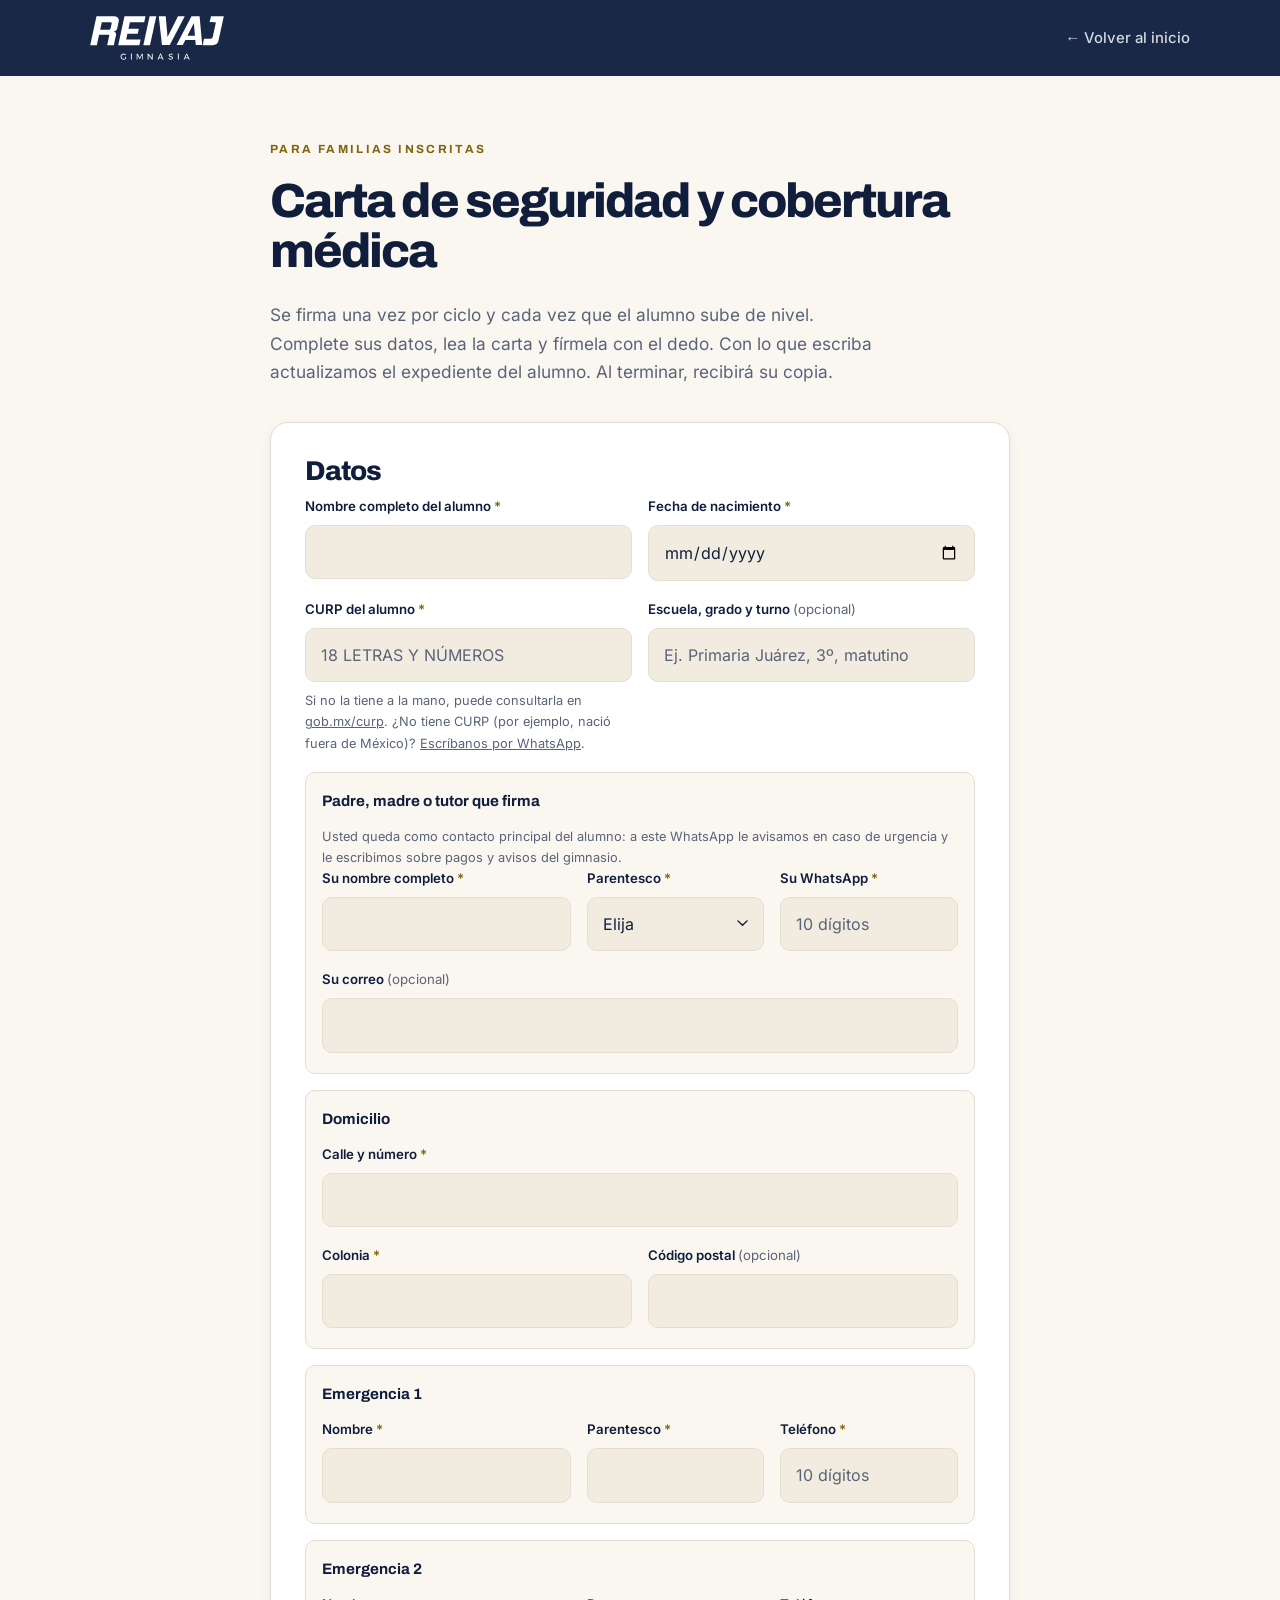
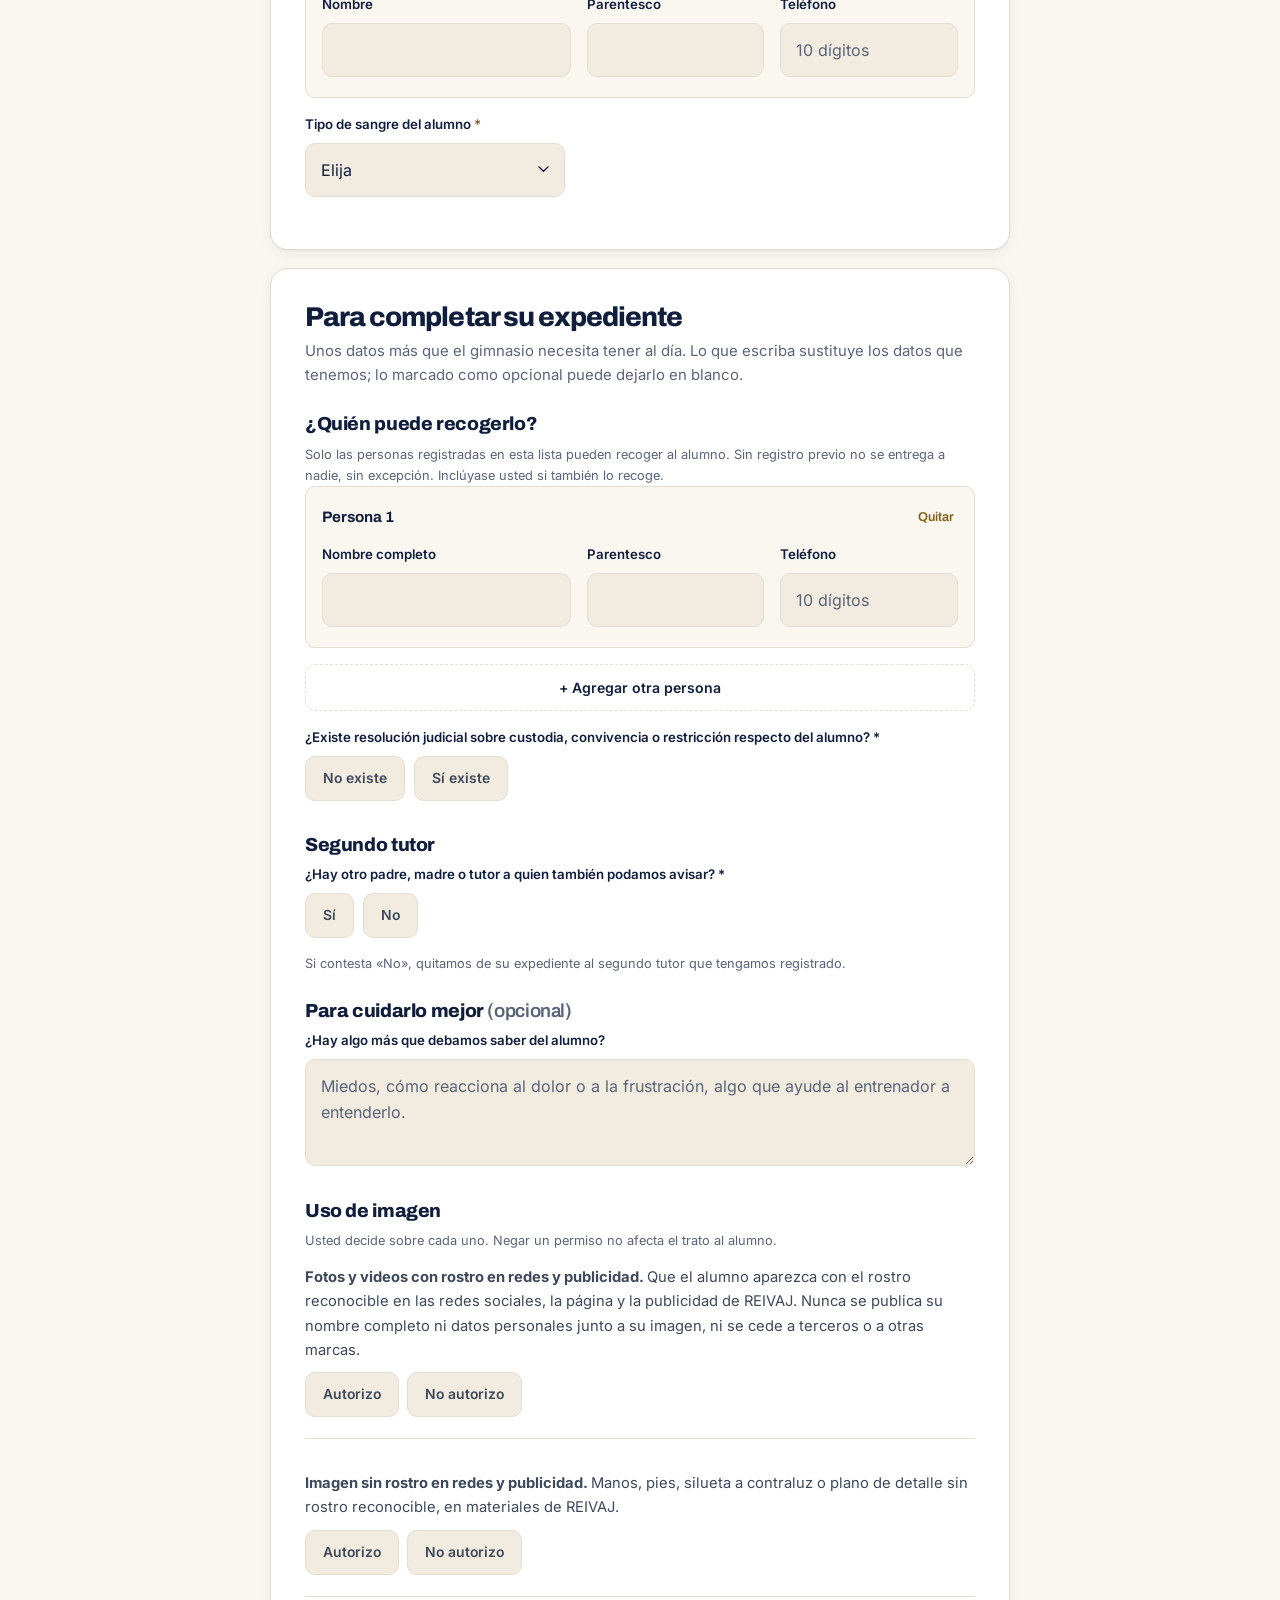
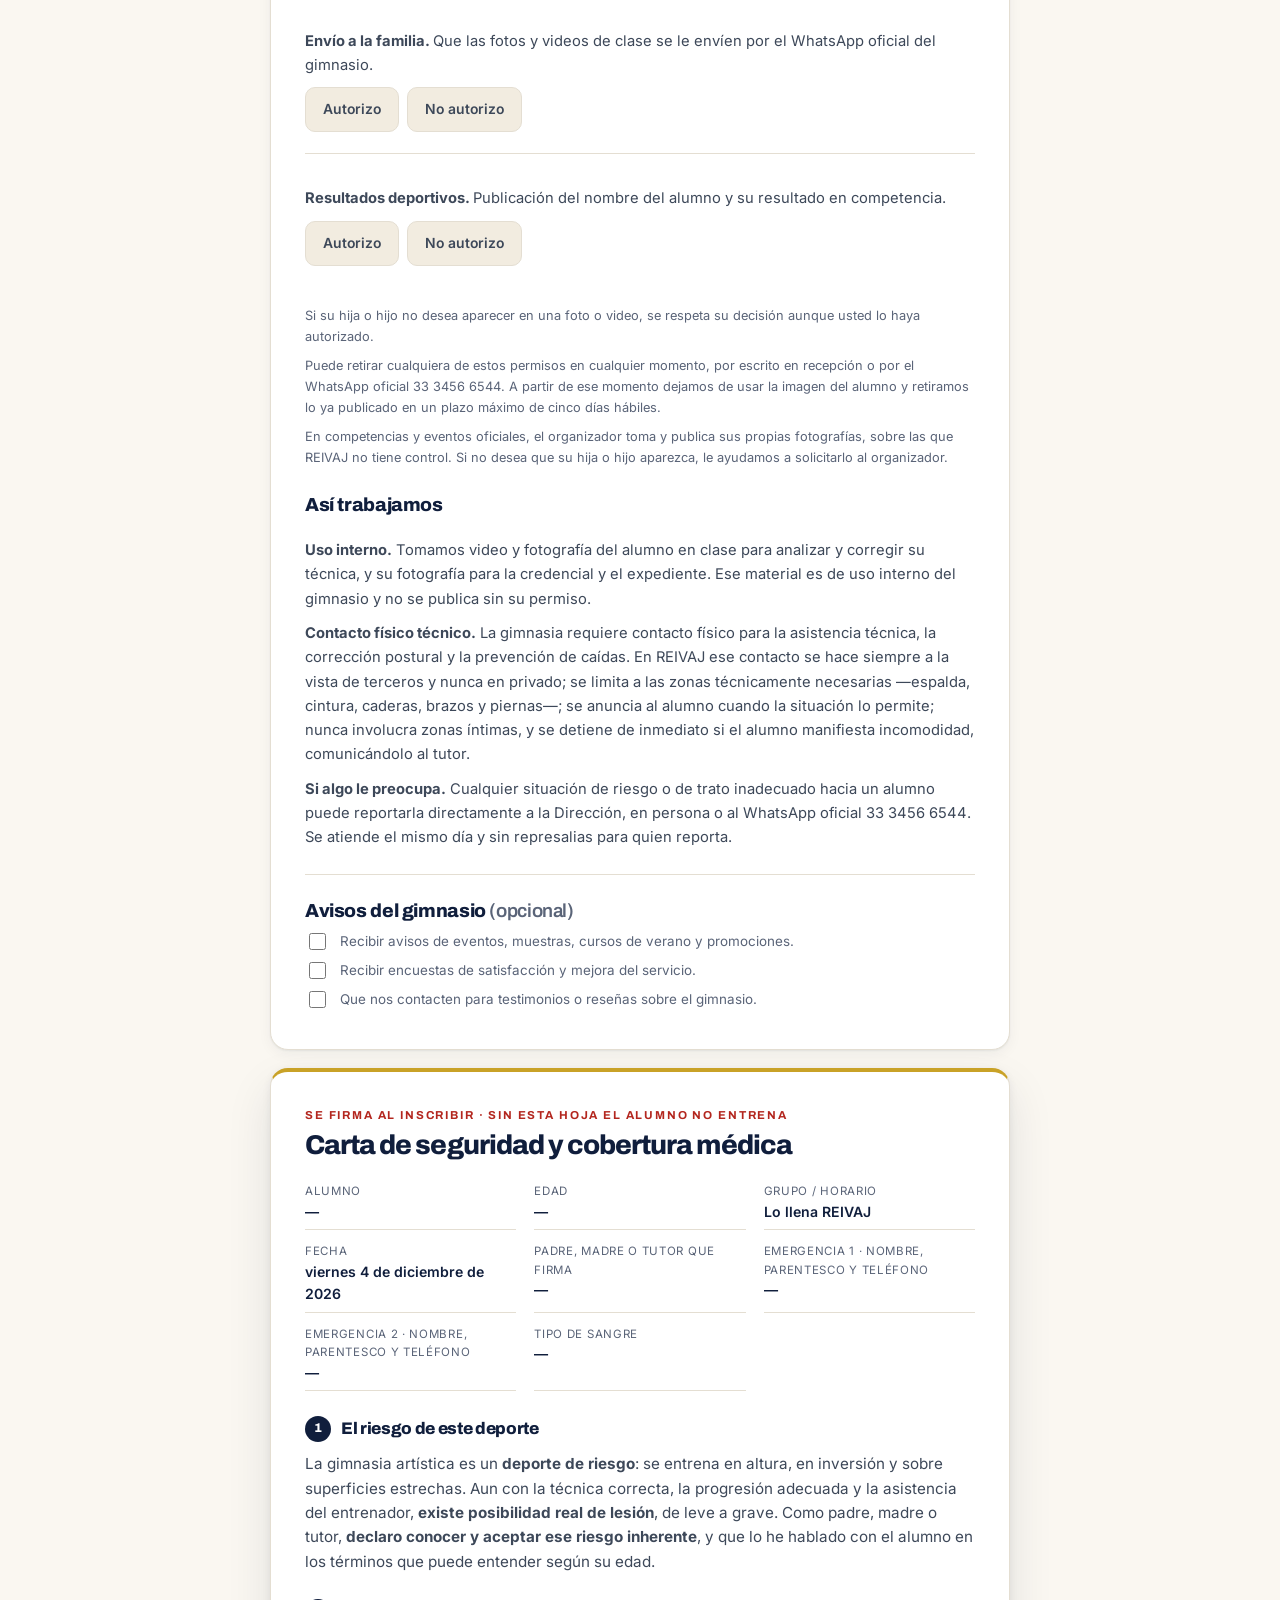
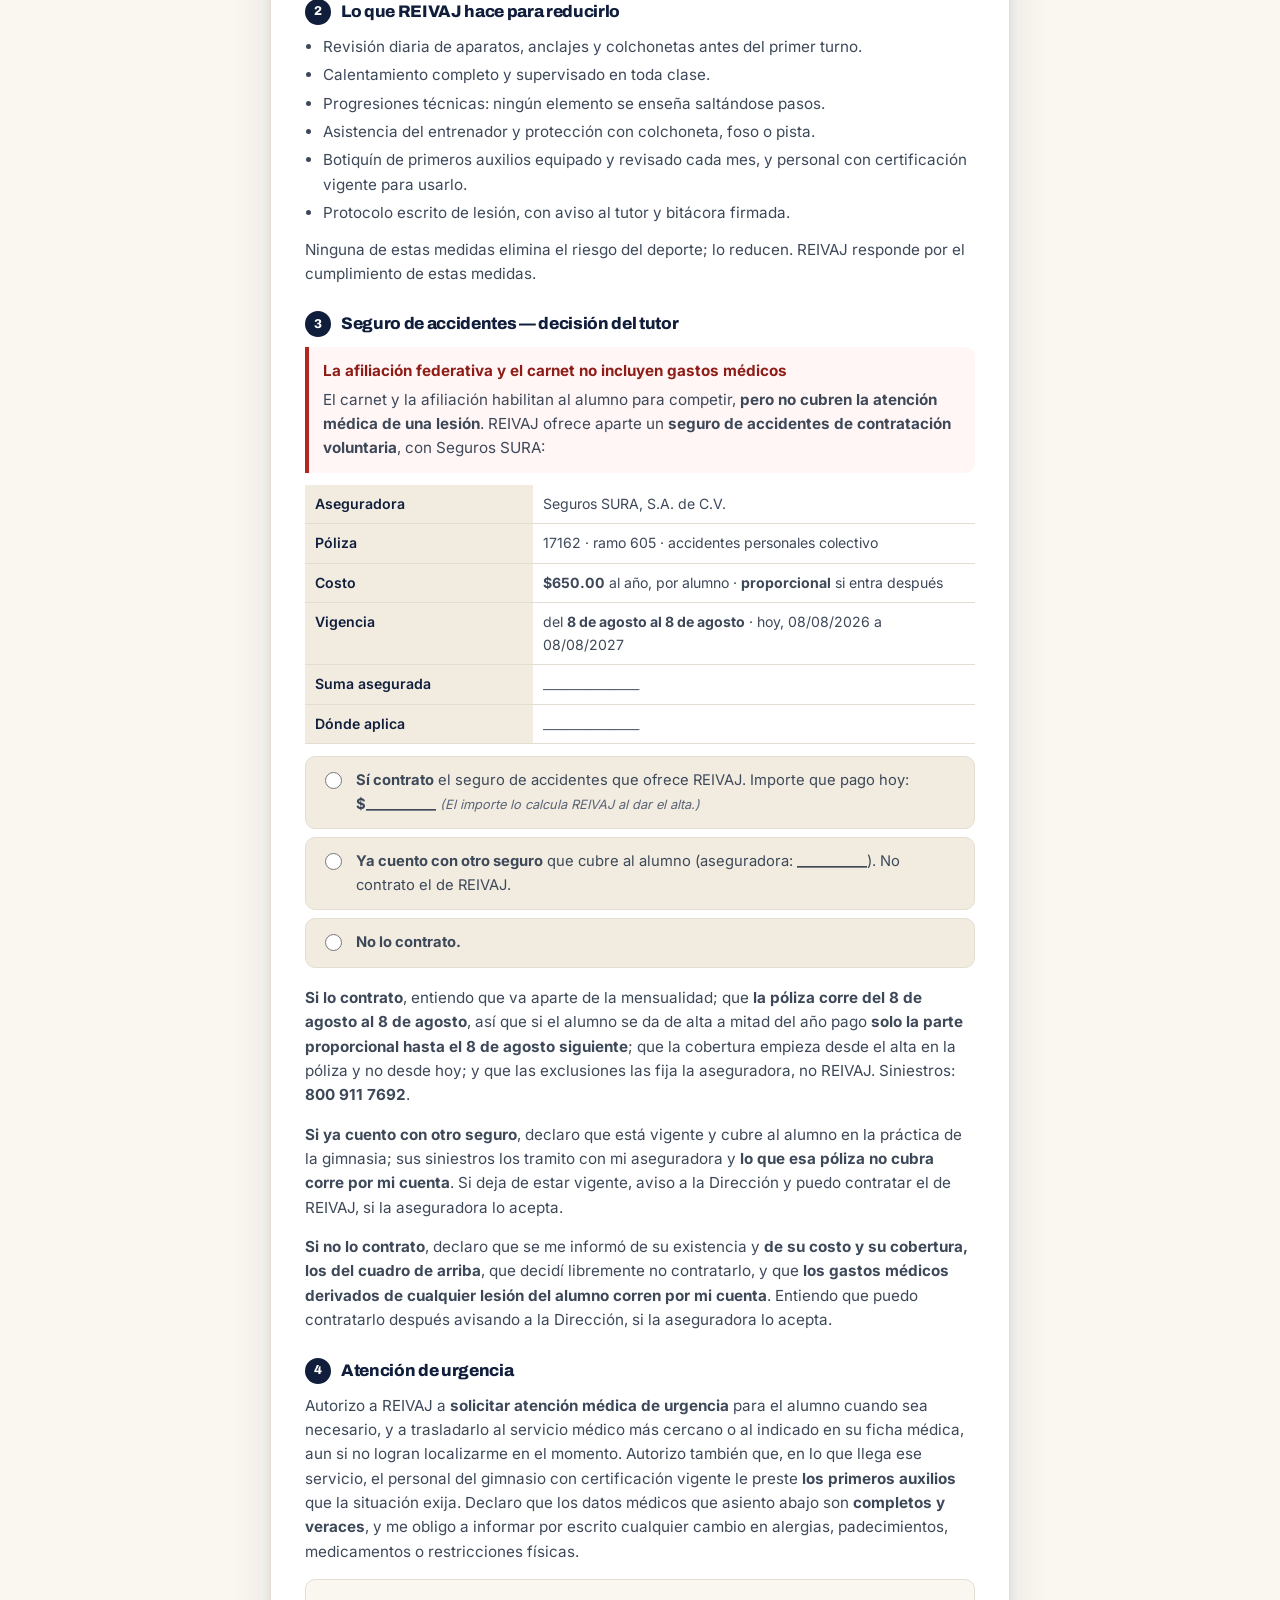
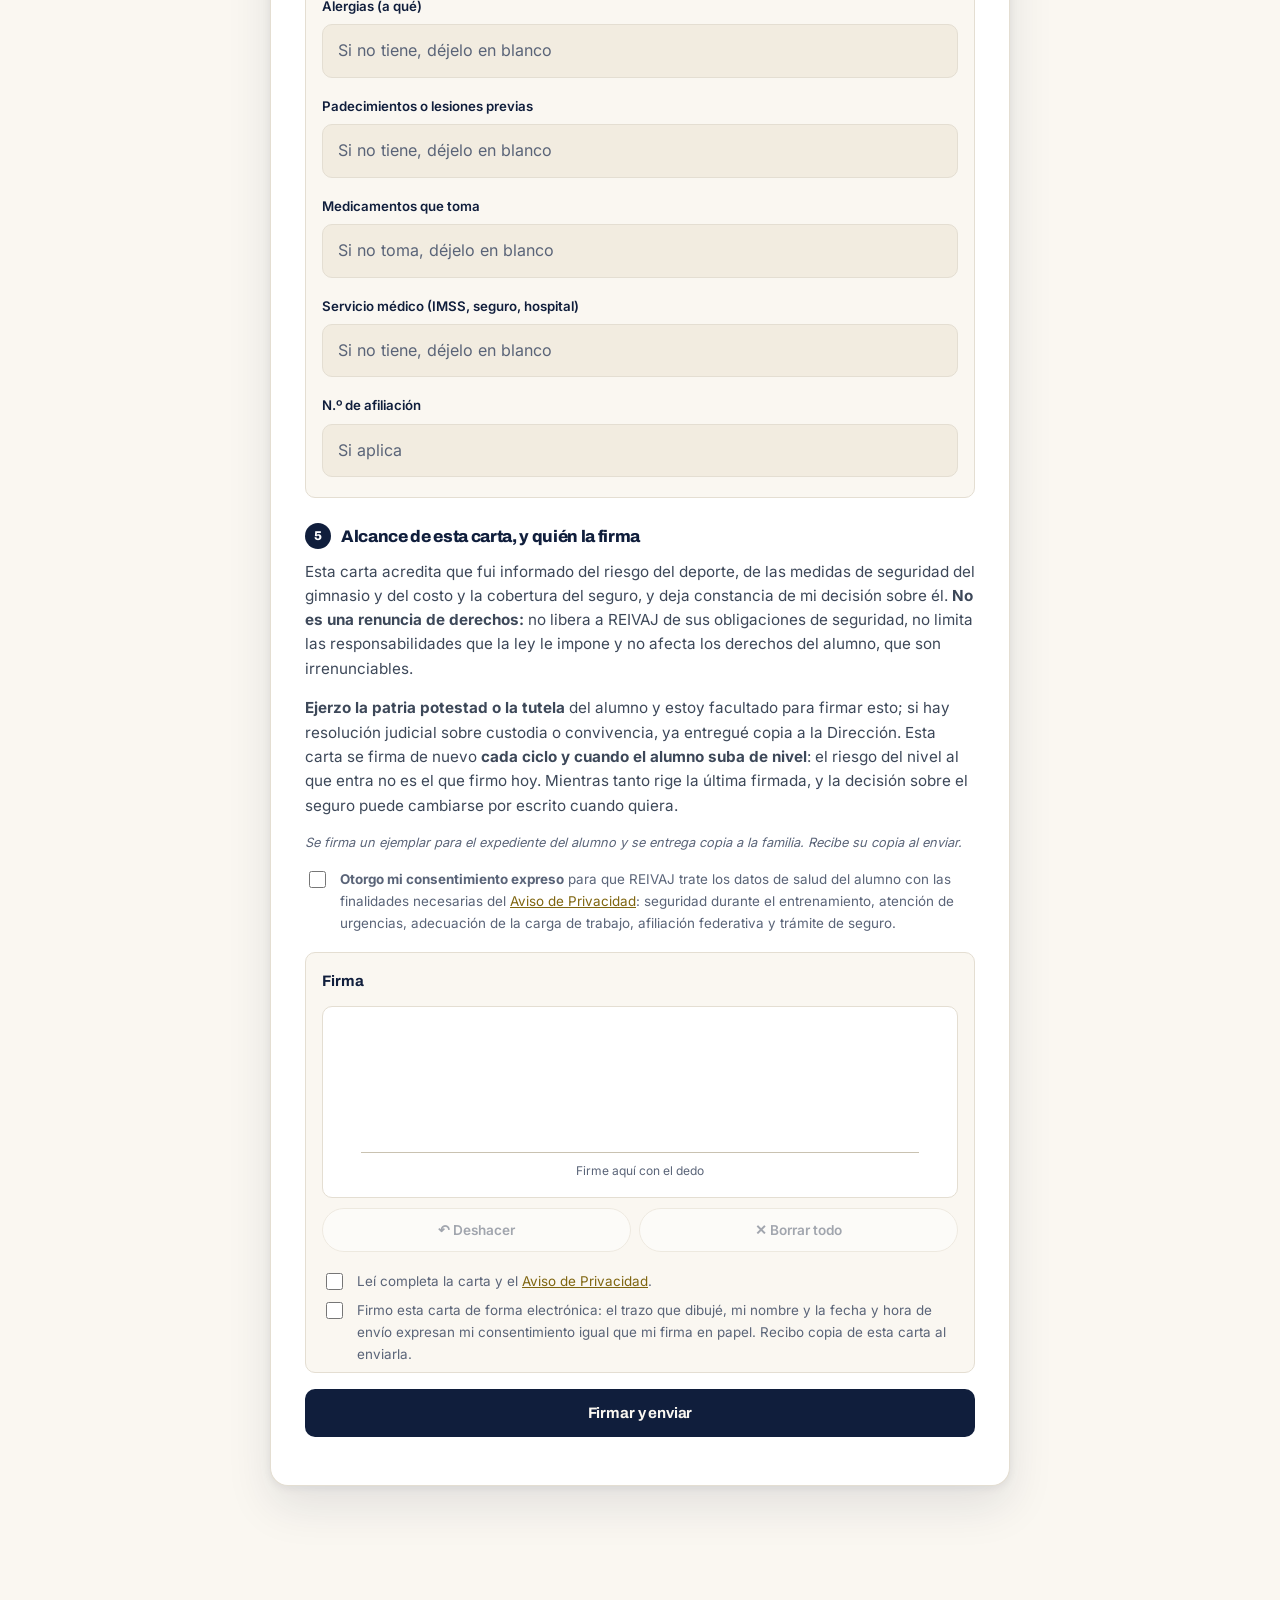
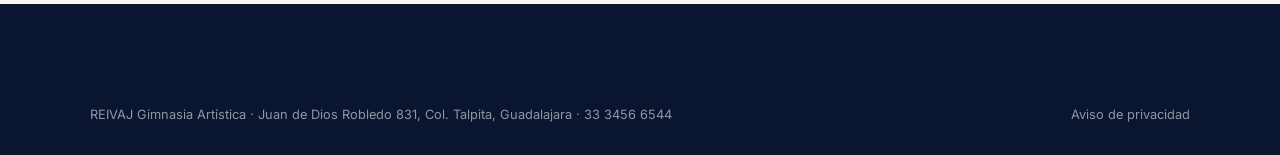
<file: carta.html>
<!DOCTYPE html>
<html lang="es-MX">
<head>
<meta charset="UTF-8">
<meta name="viewport" content="width=device-width, initial-scale=1">
<meta name="robots" content="noindex, nofollow">
<title>Carta de seguridad y cobertura médica | REIVAJ Gimnasia</title>
<meta name="description" content="Firme en línea la Carta de seguridad y cobertura médica de REIVAJ Gimnasia.">
<meta name="theme-color" content="#101E3C">
<meta name="color-scheme" content="only light">
<link rel="icon" href="assets/icono-192.png">
<link rel="apple-touch-icon" href="assets/apple-touch-icon.png">
<link rel="stylesheet" href="fuentes.css">
<link rel="stylesheet" href="styles.css">
</head>
<body>

<header class="nav" id="nav">
  <div class="wrap nav__inner">
    <a class="brand" href="index.html" aria-label="REIVAJ Gimnasia, inicio">
      <svg class="brand__logo" aria-hidden="true"><use href="assets/logo-reivaj.svg#reivaj-wordmark"/></svg>
    </a>
    <a class="nav__volver" href="index.html">← Volver al inicio</a>
  </div>
</header>

<main class="pagina">
  <div class="wrap">
    <header class="pagina__cab">
      <p class="eyebrow">Para familias inscritas</p>
      <h1>Carta de seguridad y cobertura médica</h1>
      <p class="lead">Se firma una vez por ciclo y cada vez que el alumno sube de nivel. Complete sus datos, lea la carta y fírmela con el dedo. Con lo que escriba actualizamos el expediente del alumno. Al terminar, recibirá su copia.</p>
    </header>

    <div class="nota nota--mal" id="sinConexion" hidden>
      La firma en línea todavía no está conectada con el gimnasio.
      Escríbanos por <a data-whatsapp="Hola, me gustaría firmar la Carta de seguridad de REIVAJ Gimnasia." href="https://wa.me/523334566544" target="_blank" rel="noopener">WhatsApp</a> o fírmela en recepción.
    </div>

    <form id="formCarta" method="post" novalidate>
      <section class="tarjeta">
        <h2>Datos</h2>
        <div class="grupo" id="familia" hidden>
          <p class="grupo__titulo" id="familiaTitulo">¿De quién es esta carta?</p>
          <div class="chips" id="familiaHijos" role="radiogroup" aria-labelledby="familiaTitulo"></div>
          <p class="field__ayuda">Se firma una carta por cada alumno. Al enviar una, sigue la del otro.</p>
        </div>
        <div class="field-row">
          <div class="field">
            <label for="alumno">Nombre completo del alumno <span aria-hidden="true">*</span></label>
            <input id="alumno" name="alumno" required autocomplete="off">
            <p class="error" data-error-for="alumno"></p>
          </div>
          <div class="field">
            <label for="nacimiento">Fecha de nacimiento <span aria-hidden="true">*</span></label>
            <input type="date" id="nacimiento" name="nacimiento" required>
            <p class="error" data-error-for="nacimiento"></p>
          </div>
        </div>
        <p class="field__ayuda" id="ayudaAlumno" hidden>Pusimos el nombre para saber de quién es la carta. La fecha de nacimiento y lo demás escríbalos usted con los datos actuales: con eso actualizamos su expediente.</p>
        <div class="field-row">
          <div class="field">
            <label for="curp">CURP del alumno <span aria-hidden="true" id="curpMarca">*</span><span class="opt" id="curpOpcional" hidden>(no se la pedimos)</span></label>
            <input id="curp" name="curp" required autocomplete="off" maxlength="22" autocapitalize="characters" autocorrect="off" spellcheck="false" placeholder="18 letras y números" style="text-transform:uppercase">
            <p class="field__ayuda" id="curpAyudaSin" hidden>Esta carta es para alumnos que no tienen CURP (por ejemplo, porque nacieron fuera de México): puede dejar este campo en blanco. Si ya la tramitó, escríbala.</p>
            <p class="field__ayuda" id="curpAyuda">Si no la tiene a la mano, puede consultarla en <a href="https://www.gob.mx/curp/" target="_blank" rel="noopener">gob.mx/curp</a>. ¿No tiene CURP (por ejemplo, nació fuera de México)? <a data-whatsapp="Hola, quiero firmar la Carta de seguridad de REIVAJ Gimnasia y mi hijo no tiene CURP." href="https://wa.me/523334566544" target="_blank" rel="noopener">Escríbanos por WhatsApp</a>.</p>
            <p class="error" data-error-for="curp"></p>
          </div>
          <div class="field">
            <label for="escuela">Escuela, grado y turno <span class="opt">(opcional)</span></label>
            <input id="escuela" name="escuela" autocomplete="off" placeholder="Ej. Primaria Juárez, 3º, matutino">
          </div>
        </div>
        <div class="grupo">
          <p class="grupo__titulo">Padre, madre o tutor que firma</p>
          <p class="field__ayuda" id="ayudaPrincipal">Usted queda como contacto principal del alumno: a este WhatsApp le avisamos en caso de urgencia y le escribimos sobre pagos y avisos del gimnasio.</p>
          <div class="field-row--3">
            <div class="field">
              <label for="firmante">Su nombre completo <span aria-hidden="true">*</span></label>
              <input id="firmante" name="firmante" required autocomplete="name">
              <p class="error" data-error-for="firmante"></p>
            </div>
            <div class="field">
              <label for="parentesco">Parentesco <span aria-hidden="true">*</span></label>
              <select id="parentesco" name="parentesco" required data-parentescos></select>
              <p class="error" data-error-for="parentesco"></p>
            </div>
            <div class="field">
              <label for="telefono">Su WhatsApp <span aria-hidden="true">*</span></label>
              <input type="tel" id="telefono" name="telefono" inputmode="tel" required placeholder="10 dígitos" autocomplete="tel" aria-describedby="ayudaPrincipal" data-describe="ayudaPrincipal">
              <p class="error" data-error-for="telefono"></p>
            </div>
          </div>
          <div class="field">
            <label for="correo">Su correo <span class="opt">(opcional)</span></label>
            <input type="email" id="correo" name="correo" autocomplete="email">
            <p class="error" data-error-for="correo"></p>
          </div>
        </div>
        <div class="grupo">
          <p class="grupo__titulo">Domicilio</p>
          <div class="field">
            <label for="domicilio">Calle y número <span aria-hidden="true">*</span></label>
            <input id="domicilio" name="domicilio" required autocomplete="street-address">
            <p class="error" data-error-for="domicilio"></p>
          </div>
          <div class="field-row">
            <div class="field">
              <label for="colonia">Colonia <span aria-hidden="true">*</span></label>
              <input id="colonia" name="colonia" required autocomplete="off">
              <p class="error" data-error-for="colonia"></p>
            </div>
            <div class="field">
              <label for="cp">Código postal <span class="opt">(opcional)</span></label>
              <input id="cp" name="cp" inputmode="numeric" maxlength="5" autocomplete="postal-code">
              <p class="error" data-error-for="cp"></p>
            </div>
          </div>
        </div>
        <div class="grupo">
          <p class="grupo__titulo">Emergencia 1</p>
          <div class="field-row--3">
            <div class="field"><label for="e1Nombre">Nombre <span aria-hidden="true">*</span></label><input id="e1Nombre" name="e1Nombre" required autocomplete="off"><p class="error" data-error-for="e1Nombre"></p></div>
            <div class="field"><label for="e1Parentesco">Parentesco <span aria-hidden="true">*</span></label><input id="e1Parentesco" name="e1Parentesco" required autocomplete="off"><p class="error" data-error-for="e1Parentesco"></p></div>
            <div class="field"><label for="e1Telefono">Teléfono <span aria-hidden="true">*</span></label><input type="tel" id="e1Telefono" name="e1Telefono" inputmode="tel" autocomplete="off" required placeholder="10 dígitos"><p class="error" data-error-for="e1Telefono"></p></div>
          </div>
        </div>
        <div class="grupo">
          <p class="grupo__titulo">Emergencia 2</p>
          <div class="field-row--3">
            <div class="field"><label for="e2Nombre">Nombre</label><input id="e2Nombre" name="e2Nombre" autocomplete="off"></div>
            <div class="field"><label for="e2Parentesco">Parentesco</label><input id="e2Parentesco" name="e2Parentesco" autocomplete="off"></div>
            <div class="field"><label for="e2Telefono">Teléfono</label><input type="tel" id="e2Telefono" name="e2Telefono" inputmode="tel" autocomplete="off" placeholder="10 dígitos"><p class="error" data-error-for="e2Telefono"></p></div>
          </div>
        </div>
        <div class="field field--corto">
          <label for="sangre">Tipo de sangre del alumno <span aria-hidden="true">*</span></label>
          <select id="sangre" name="sangre" required>
            <option value="">Elija</option><option>O+</option><option>O-</option><option>A+</option><option>A-</option><option>B+</option><option>B-</option><option>AB+</option><option>AB-</option><option>No lo sé</option>
          </select>
          <p class="error" data-error-for="sangre"></p>
        </div>
      </section>

      <section class="tarjeta" id="expediente">
        <h2>Para completar su expediente</h2>
        <p class="sub">Unos datos más que el gimnasio necesita tener al día. Lo que escriba sustituye los datos que tenemos; lo marcado como opcional puede dejarlo en blanco.</p>

        <h3>¿Quién puede recogerlo?</h3>
        <p class="field__ayuda">Solo las personas registradas en esta lista pueden recoger al alumno. Sin registro previo no se entrega a nadie, sin excepción. Inclúyase usted si también lo recoge.</p>
        <div id="autorizados"></div>
        <button type="button" class="btn-mas" id="masAutorizado">+ Agregar otra persona</button>
        <p class="error" data-error-for="autorizados"></p>
        <div class="field">
          <span class="label">¿Existe resolución judicial sobre custodia, convivencia o restricción respecto del alumno? <span aria-hidden="true">*</span></span>
          <div class="chips" role="radiogroup" aria-label="Resolución judicial">
            <label class="chip"><input type="radio" name="custodia" value="no" required><span>No existe</span></label>
            <label class="chip"><input type="radio" name="custodia" value="si"><span>Sí existe</span></label>
          </div>
          <p class="error" data-error-for="custodia"></p>
        </div>
        <div class="nota" id="custodiaNota" hidden>Le pedimos entregar copia de la resolución a la Dirección cuando acuda a recepción; es indispensable para poder cumplirla.</div>

        <h3>Segundo tutor</h3>
        <div class="field">
          <span class="label">¿Hay otro padre, madre o tutor a quien también podamos avisar? <span aria-hidden="true">*</span></span>
          <div class="chips" role="radiogroup" aria-label="Otro padre, madre o tutor">
            <label class="chip"><input type="radio" name="otroTutor" value="si" required><span>Sí</span></label>
            <label class="chip"><input type="radio" name="otroTutor" value="no"><span>No</span></label>
          </div>
          <p class="field__ayuda">Si contesta «No», quitamos de su expediente al segundo tutor que tengamos registrado.</p>
          <p class="error" data-error-for="otroTutor"></p>
        </div>
        <div id="tutor2Campos" hidden>
          <div class="field">
            <label for="t2Nombre">Nombre completo <span aria-hidden="true">*</span></label>
            <input id="t2Nombre" name="t2Nombre" autocomplete="off" aria-required="true">
            <p class="error" data-error-for="t2Nombre"></p>
          </div>
          <div class="field-row">
            <div class="field">
              <label for="t2Parentesco">Parentesco <span aria-hidden="true">*</span></label>
              <select id="t2Parentesco" name="t2Parentesco" data-parentescos aria-required="true"></select>
              <p class="error" data-error-for="t2Parentesco"></p>
            </div>
            <div class="field">
              <label for="t2Telefono">Teléfono <span aria-hidden="true">*</span></label>
              <input type="tel" id="t2Telefono" name="t2Telefono" inputmode="tel" autocomplete="off" placeholder="10 dígitos" aria-required="true">
              <p class="error" data-error-for="t2Telefono"></p>
            </div>
          </div>
        </div>

        <h3>Para cuidarlo mejor <span class="opt">(opcional)</span></h3>
        <div class="field">
          <label for="mas">¿Hay algo más que debamos saber del alumno?</label>
          <textarea id="mas" name="mas" autocomplete="off" rows="3" maxlength="600" placeholder="Miedos, cómo reacciona al dolor o a la frustración, algo que ayude al entrenador a entenderlo."></textarea>
        </div>

        <h3>Uso de imagen</h3>
        <p class="field__ayuda">Usted decide sobre cada uno. Negar un permiso no afecta el trato al alumno.</p>
        <div id="permisosImagen"></div>
        <p class="field__ayuda">Si su hija o hijo no desea aparecer en una foto o video, se respeta su decisión aunque usted lo haya autorizado.</p>
        <p class="field__ayuda">Puede retirar cualquiera de estos permisos en cualquier momento, por escrito en recepción o por el WhatsApp oficial 33 3456 6544. A partir de ese momento dejamos de usar la imagen del alumno y retiramos lo ya publicado en un plazo máximo de cinco días hábiles.</p>
        <p class="field__ayuda">En competencias y eventos oficiales, el organizador toma y publica sus propias fotografías, sobre las que REIVAJ no tiene control. Si no desea que su hija o hijo aparezca, le ayudamos a solicitarlo al organizador.</p>

        <h3>Así trabajamos</h3>
        <div class="permiso">
          <p><b>Uso interno.</b> Tomamos video y fotografía del alumno en clase para analizar y corregir su técnica, y su fotografía para la credencial y el expediente. Ese material es de uso interno del gimnasio y no se publica sin su permiso.</p>
          <p><b>Contacto físico técnico.</b> La gimnasia requiere contacto físico para la asistencia técnica, la corrección postural y la prevención de caídas. En REIVAJ ese contacto se hace siempre a la vista de terceros y nunca en privado; se limita a las zonas técnicamente necesarias —espalda, cintura, caderas, brazos y piernas—; se anuncia al alumno cuando la situación lo permite; nunca involucra zonas íntimas, y se detiene de inmediato si el alumno manifiesta incomodidad, comunicándolo al tutor.</p>
          <p><b>Si algo le preocupa.</b> Cualquier situación de riesgo o de trato inadecuado hacia un alumno puede reportarla directamente a la Dirección, en persona o al WhatsApp oficial 33 3456 6544. Se atiende el mismo día y sin represalias para quien reporta.</p>
        </div>

        <h3>Avisos del gimnasio <span class="opt">(opcional)</span></h3>
        <label class="consent"><input type="checkbox" name="promociones"><span>Recibir avisos de eventos, muestras, cursos de verano y promociones.</span></label>
        <label class="consent"><input type="checkbox" name="encuestas"><span>Recibir encuestas de satisfacción y mejora del servicio.</span></label>
        <label class="consent"><input type="checkbox" name="testimonios"><span>Que nos contacten para testimonios o reseñas sobre el gimnasio.</span></label>
      </section>

      <section class="tarjeta tarjeta--oro">
        <div id="carta"></div>
        <label class="consent" style="margin-top:14px">
          <input type="checkbox" name="consentimientoSalud" required>
          <span><b>Otorgo mi consentimiento expreso</b> para que REIVAJ trate los datos de salud del alumno con las finalidades necesarias del <a href="aviso-de-privacidad.html" target="_blank">Aviso de Privacidad</a>: seguridad durante el entrenamiento, atención de urgencias, adecuación de la carga de trabajo, afiliación federativa y trámite de seguro.</span>
        </label>
        <p class="error" data-error-for="consentimientoSalud"></p>

        <div class="grupo" style="margin-top:18px">
          <p class="grupo__titulo">Firma</p>
          <div class="field" id="firmaCampo">
            <div id="firma" class="firma"></div>
            <p class="error" data-error-for="firma"></p>
          </div>
          <label class="consent">
            <input type="checkbox" name="leida" required>
            <span>Leí completa la carta y el <a href="aviso-de-privacidad.html" target="_blank">Aviso de Privacidad</a>.</span>
          </label>
          <p class="error" data-error-for="leida"></p>
          <label class="consent">
            <input type="checkbox" name="firmaElectronica" required>
            <span id="textoEnLinea"></span>
          </label>
          <p class="error" data-error-for="firmaElectronica"></p>
        </div>
        <div class="trampa" aria-hidden="true"><label>Sitio web <input type="text" name="sitio" tabindex="-1" autocomplete="off"></label></div>
        <button type="submit" class="btn btn--primary btn--block" id="enviar" disabled>Firmar y enviar</button>
        <p class="form__note" id="nota" role="status"></p>
      </section>
    </form>

    <section class="tarjeta tarjeta--oro" id="listo" hidden>
      <div class="success">
        <div class="success__icon" aria-hidden="true"><svg viewBox="0 0 24 24" fill="none"><path d="M5 13l4 4L19 7" stroke="currentColor" stroke-width="2.4" stroke-linecap="round" stroke-linejoin="round"/></svg></div>
        <h3 id="listoTitulo">Carta firmada</h3>
        <p id="listoTexto"></p>
        <div id="descargas"></div>
        <p><button type="button" class="btn btn--outline-dark" id="guardarCopia">Imprimirla</button></p>
        <p><button type="button" class="btn btn--outline-dark" id="otraCarta">Firmar la carta de otro hijo o hija</button></p>
        <p class="field__ayuda" style="margin-inline:auto">Sus datos y los contactos de emergencia se quedan; solo se llenan los del otro alumno y se firma de nuevo.</p>
        <p><a class="link-arrow" href="index.html">Volver al inicio <span aria-hidden="true">→</span></a></p>
      </div>
    </section>

    <section class="tarjeta tarjeta--oro" id="yaEnviada" hidden>
      <div class="success">
        <div class="success__icon" aria-hidden="true"><svg viewBox="0 0 24 24" fill="none"><path d="M5 13l4 4L19 7" stroke="currentColor" stroke-width="2.4" stroke-linecap="round" stroke-linejoin="round"/></svg></div>
        <h3 id="yaTitulo">Ya recibimos su carta</h3>
        <p id="yaTexto">Ya recibimos esta carta. No hace falta llenarla otra vez.</p>
        <p>¿Necesita corregir algo? <a data-whatsapp="Hola, ya envié la Carta de seguridad en línea y necesito corregir algo." href="https://wa.me/523334566544" target="_blank" rel="noopener">Escríbanos por WhatsApp</a>.</p>
        <p><button type="button" class="btn btn--outline-dark" id="yaOtra">Firmar la carta de otro hijo o hija</button></p>
        <p><a class="link-arrow" href="index.html">Volver al inicio <span aria-hidden="true">→</span></a></p>
      </div>
    </section>

    <div class="copia" id="copia"></div>
  </div>
</main>

<footer class="footer">
  <div class="wrap footer__bottom">
    <p>REIVAJ Gimnasia Artística · Juan de Dios Robledo 831, Col. Talpita, Guadalajara · 33 3456 6544</p>
    <nav aria-label="Más"><a href="aviso-de-privacidad.html">Aviso de privacidad</a></nav>
  </div>
</footer>

<script src="config.js"></script>
<script src="comun.js"></script>
<script src="buzon.js"></script>
<script src="carta-texto.js"></script>
<script src="firma.js"></script>
<script src="pdf-carta.js"></script>
<script src="carta.js"></script>
</body>
</html>
</file>
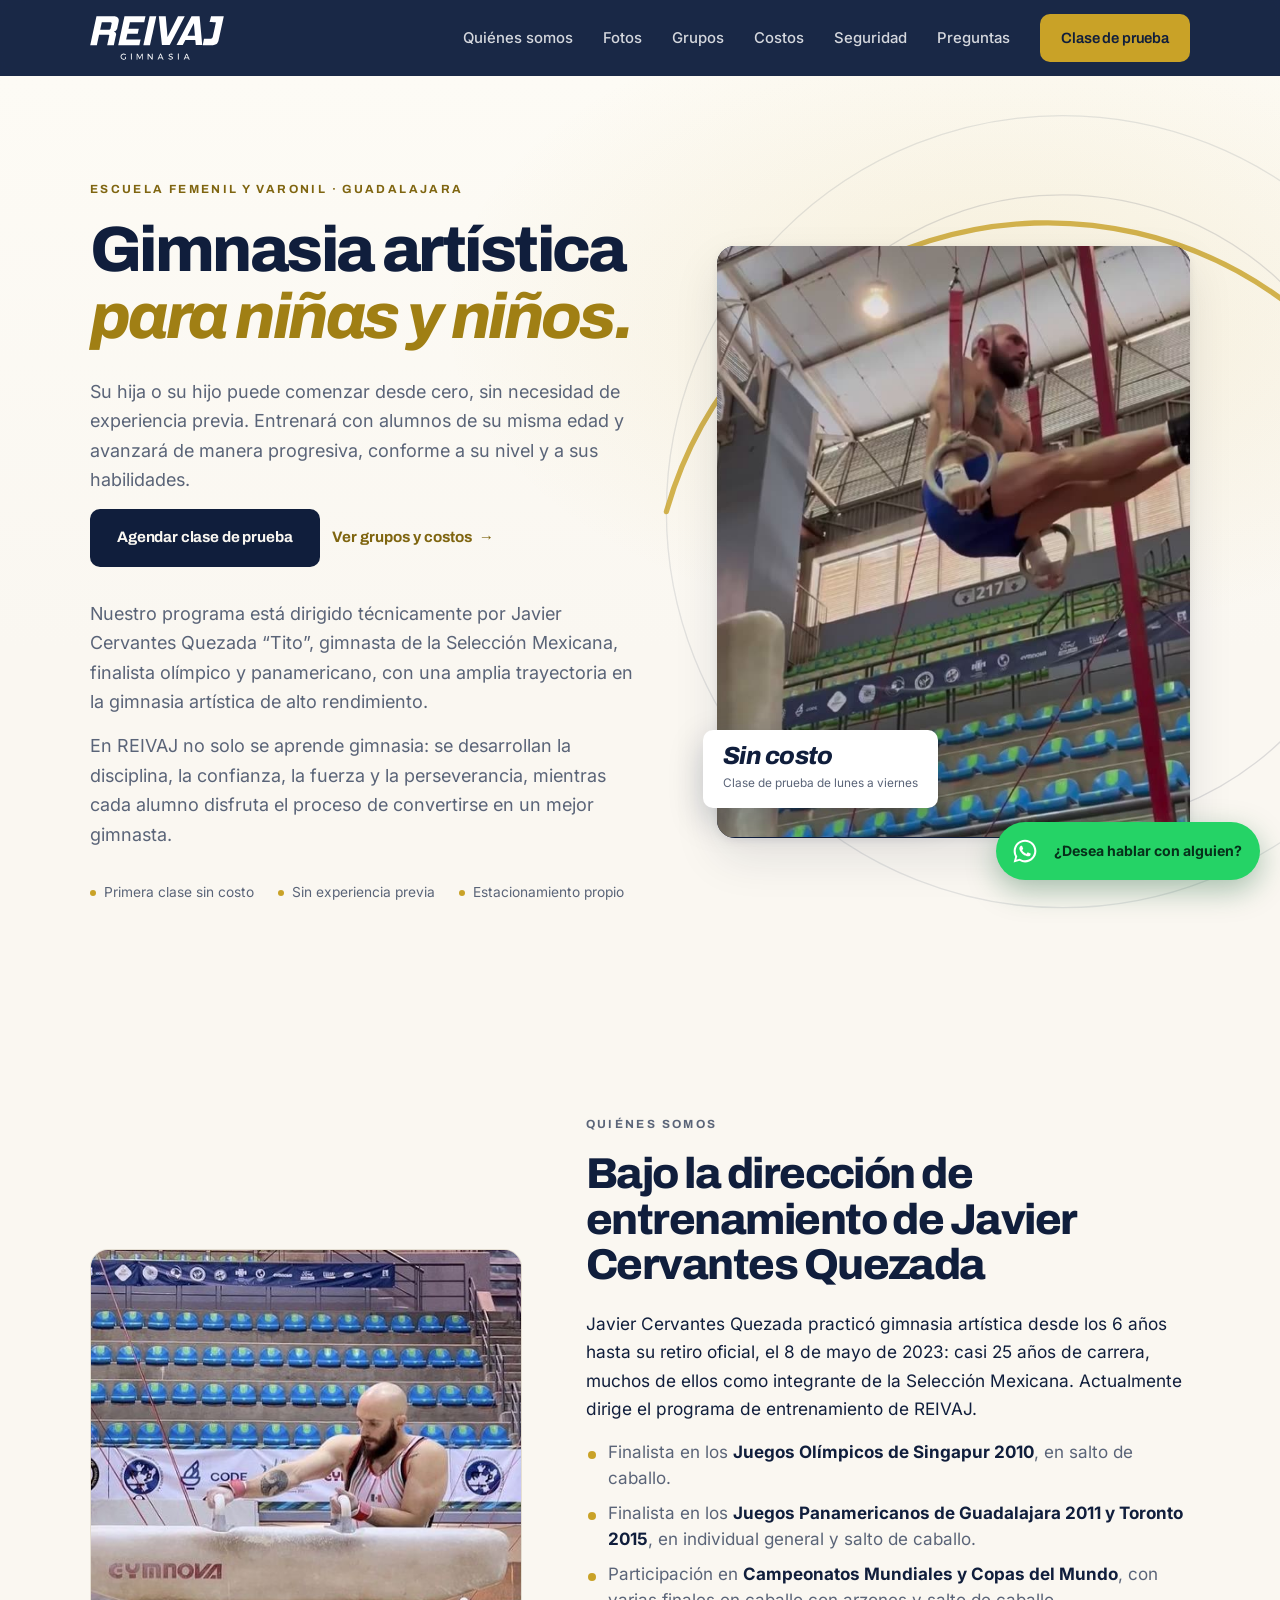
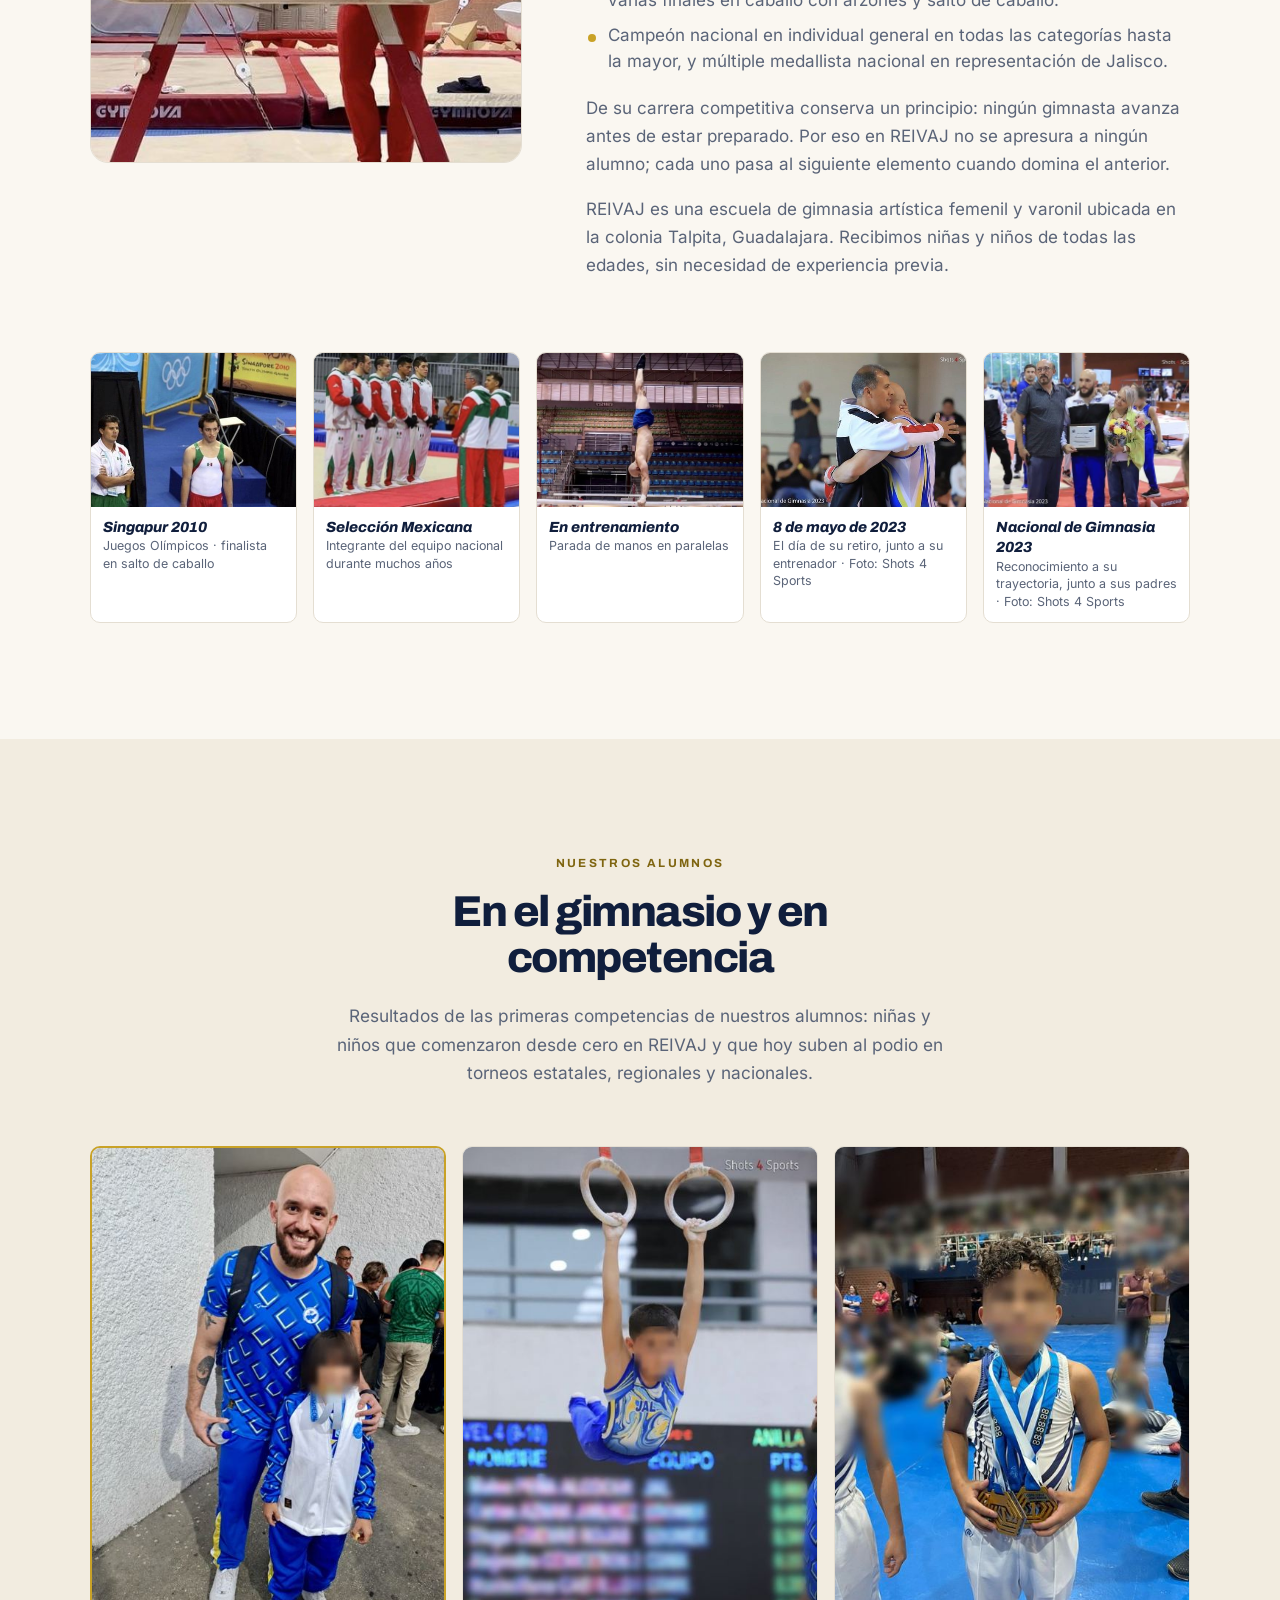
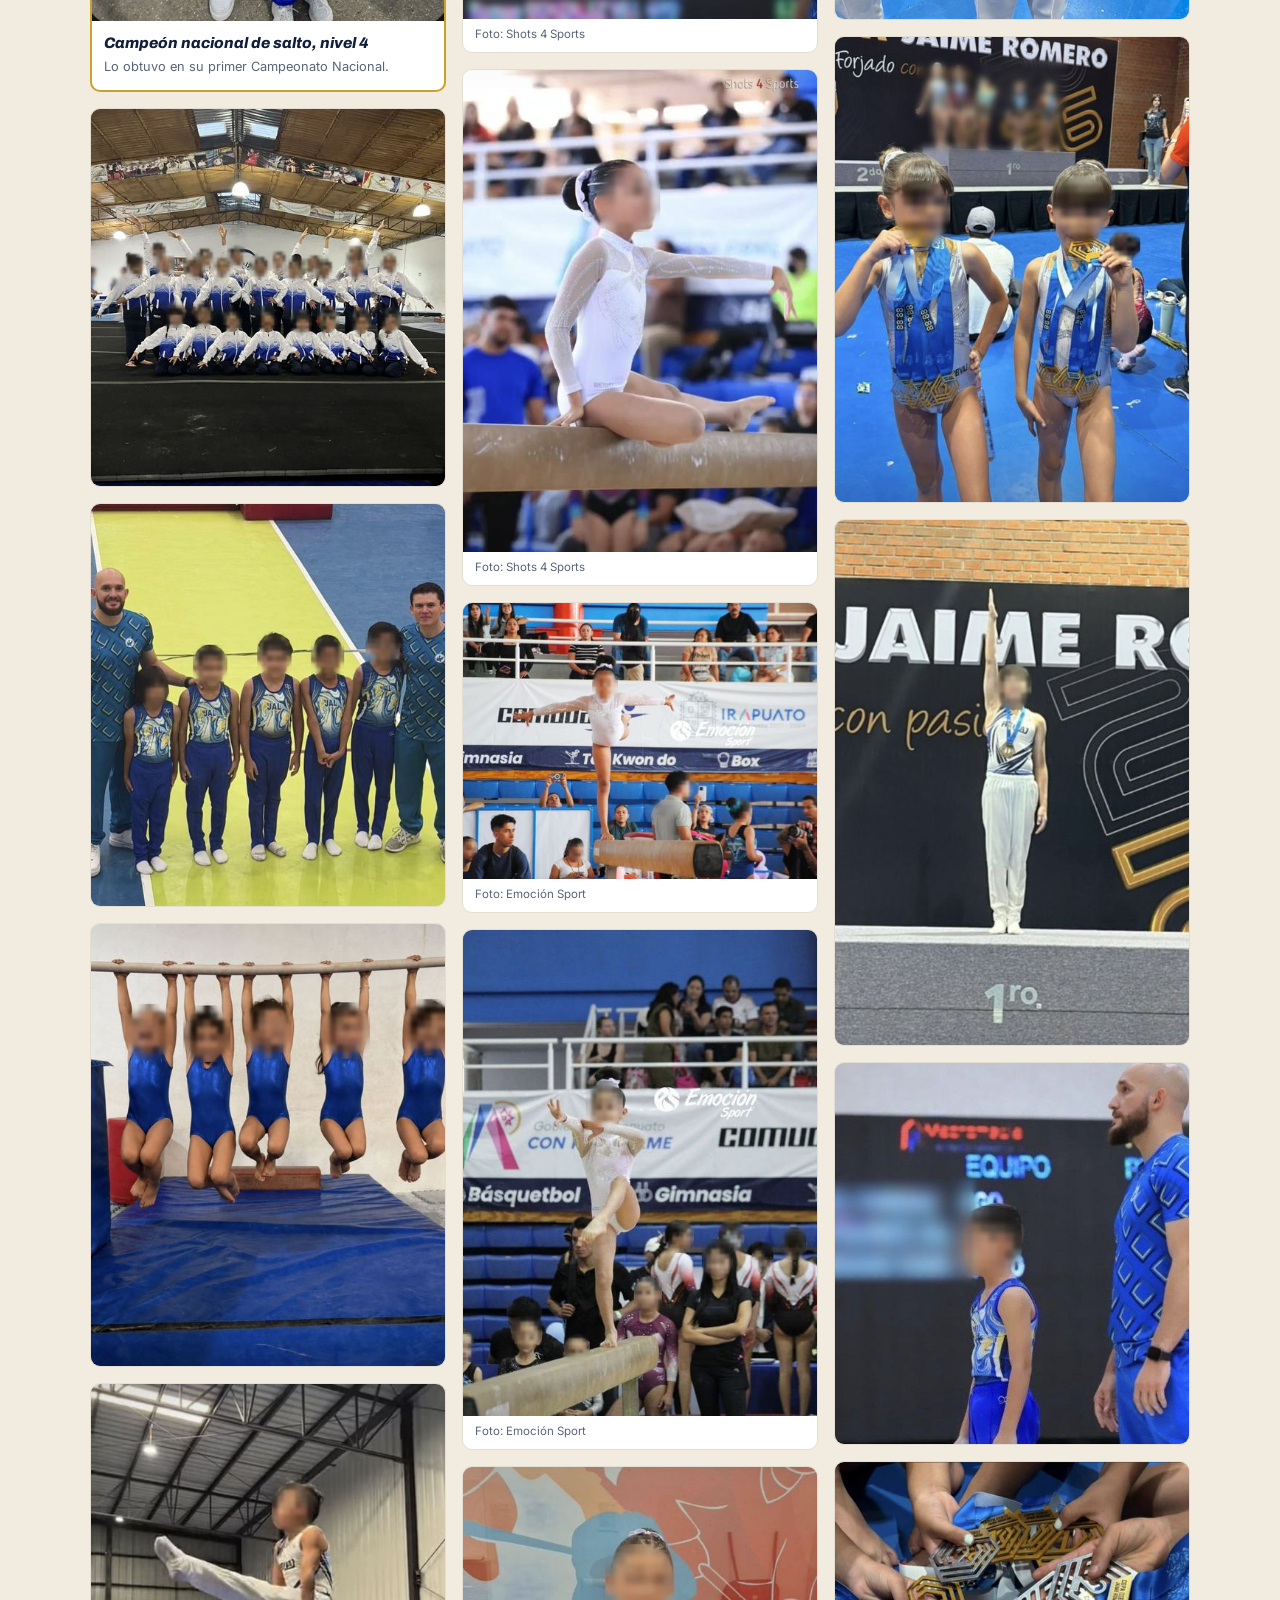
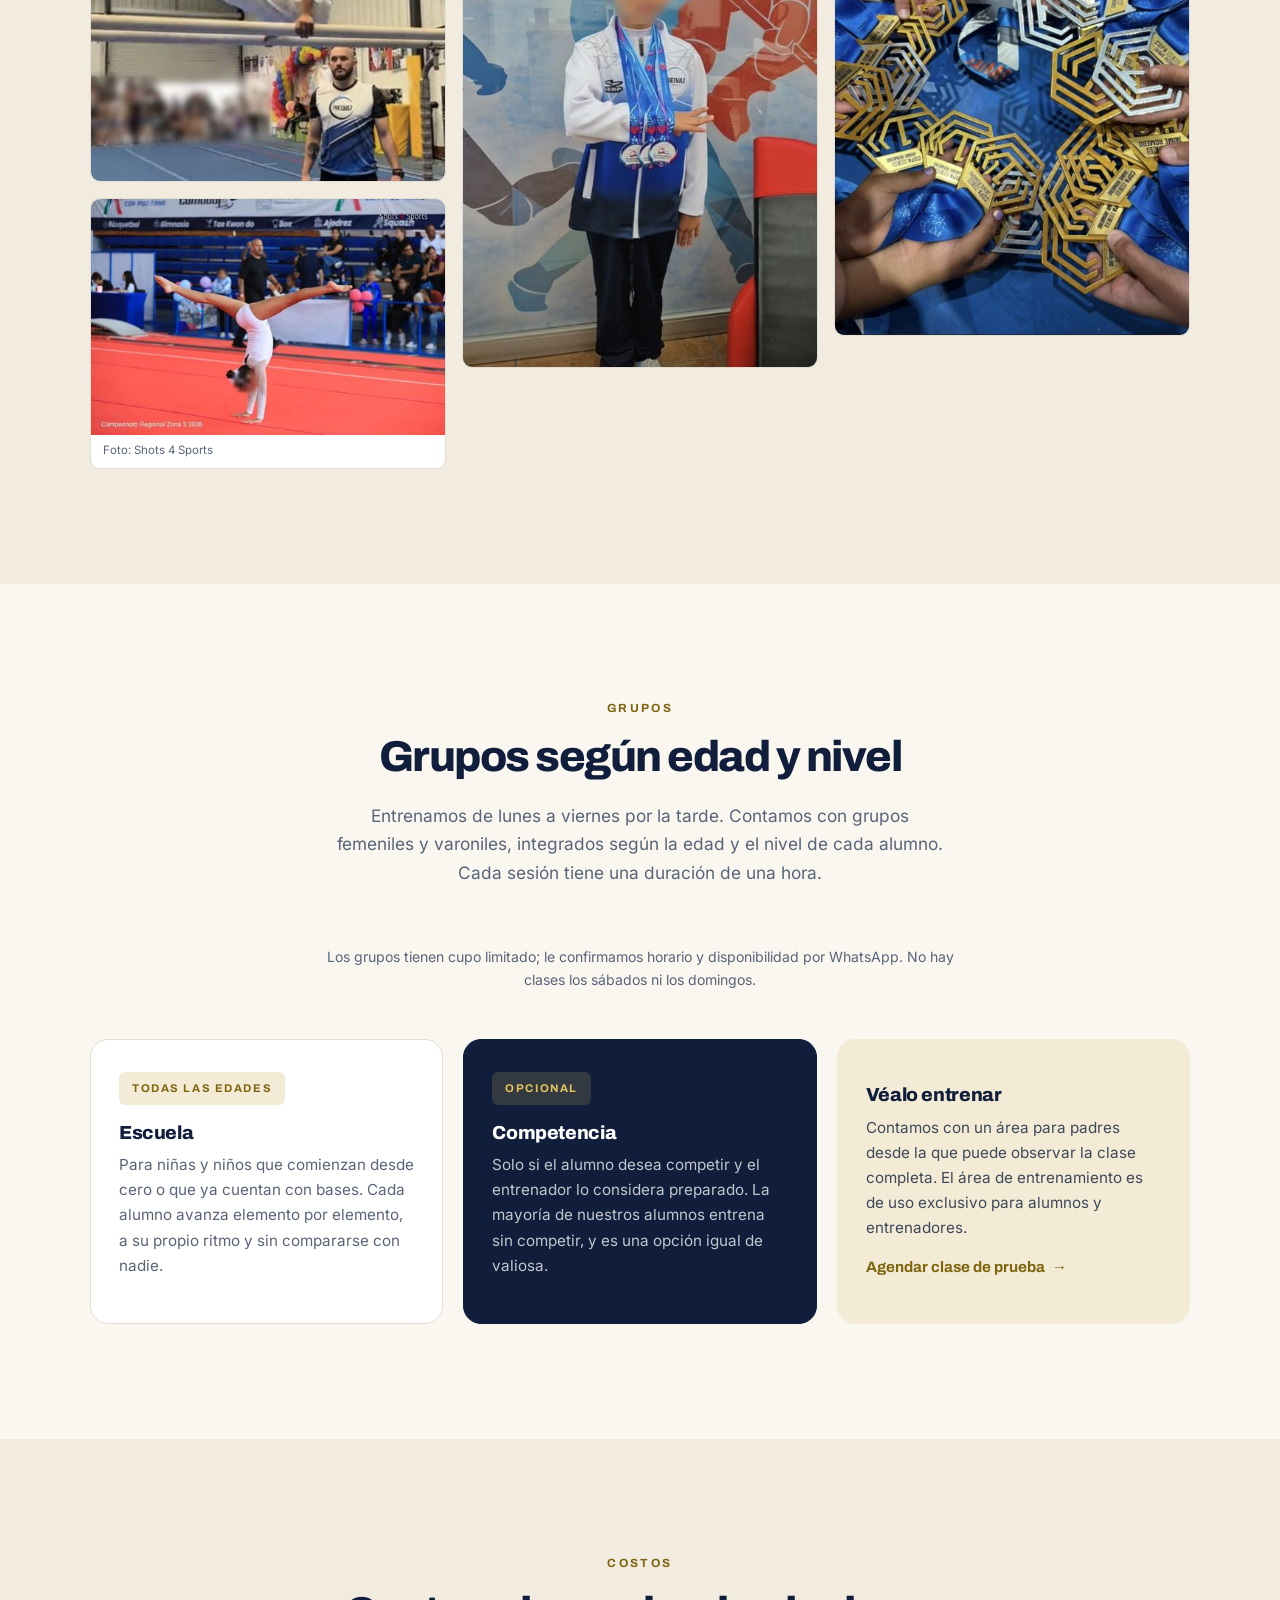
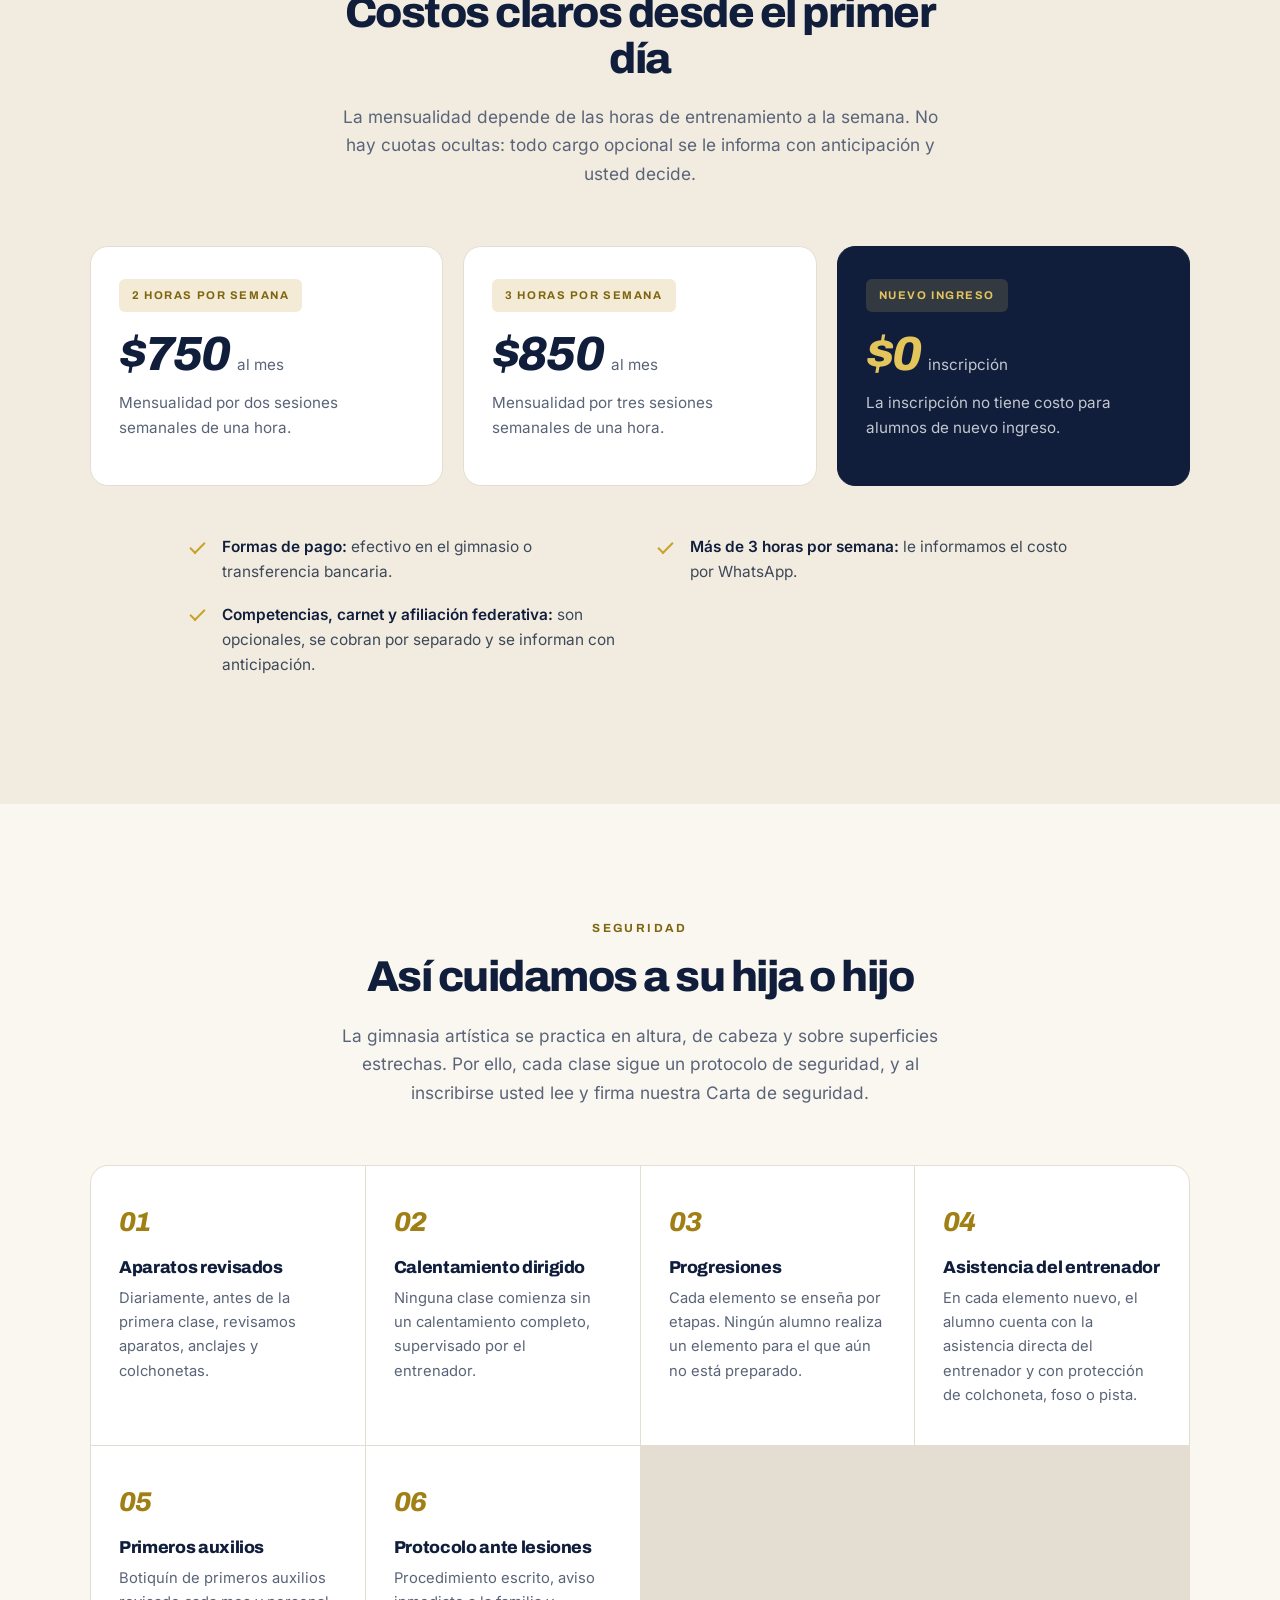
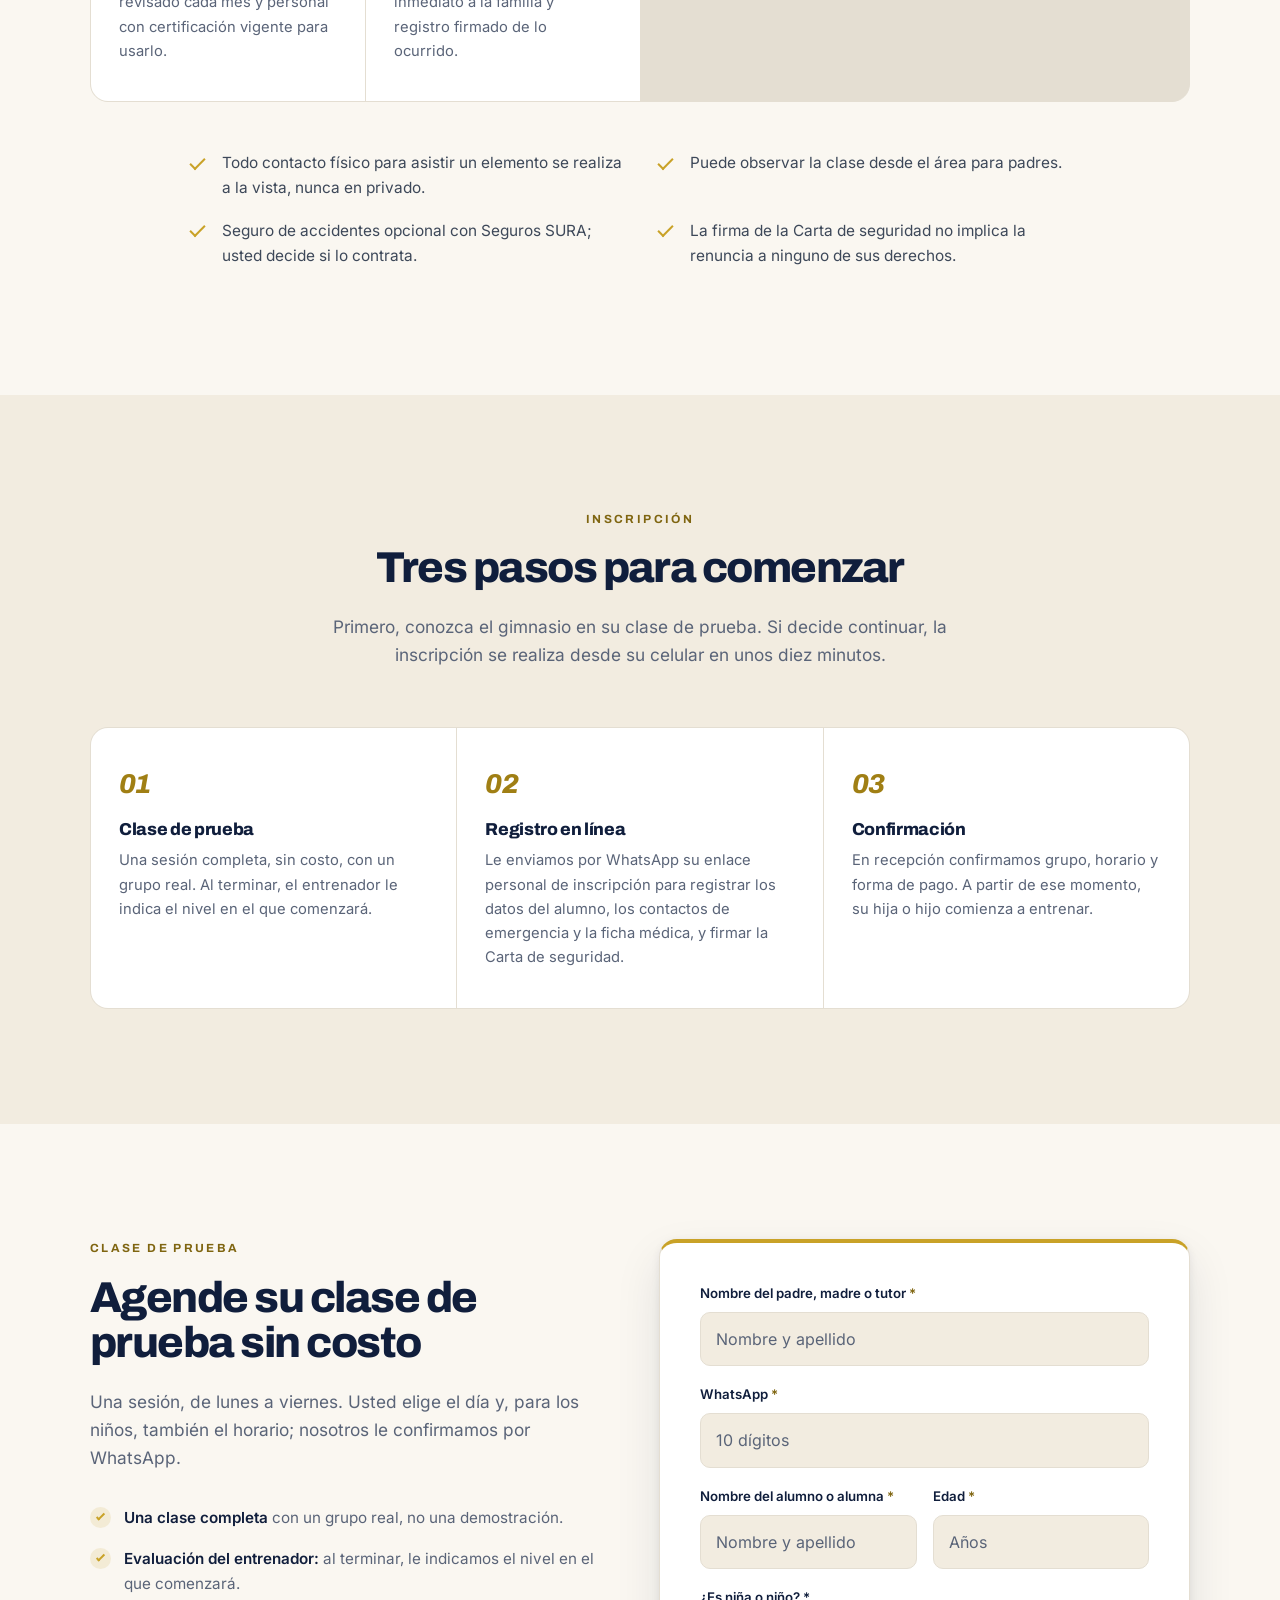
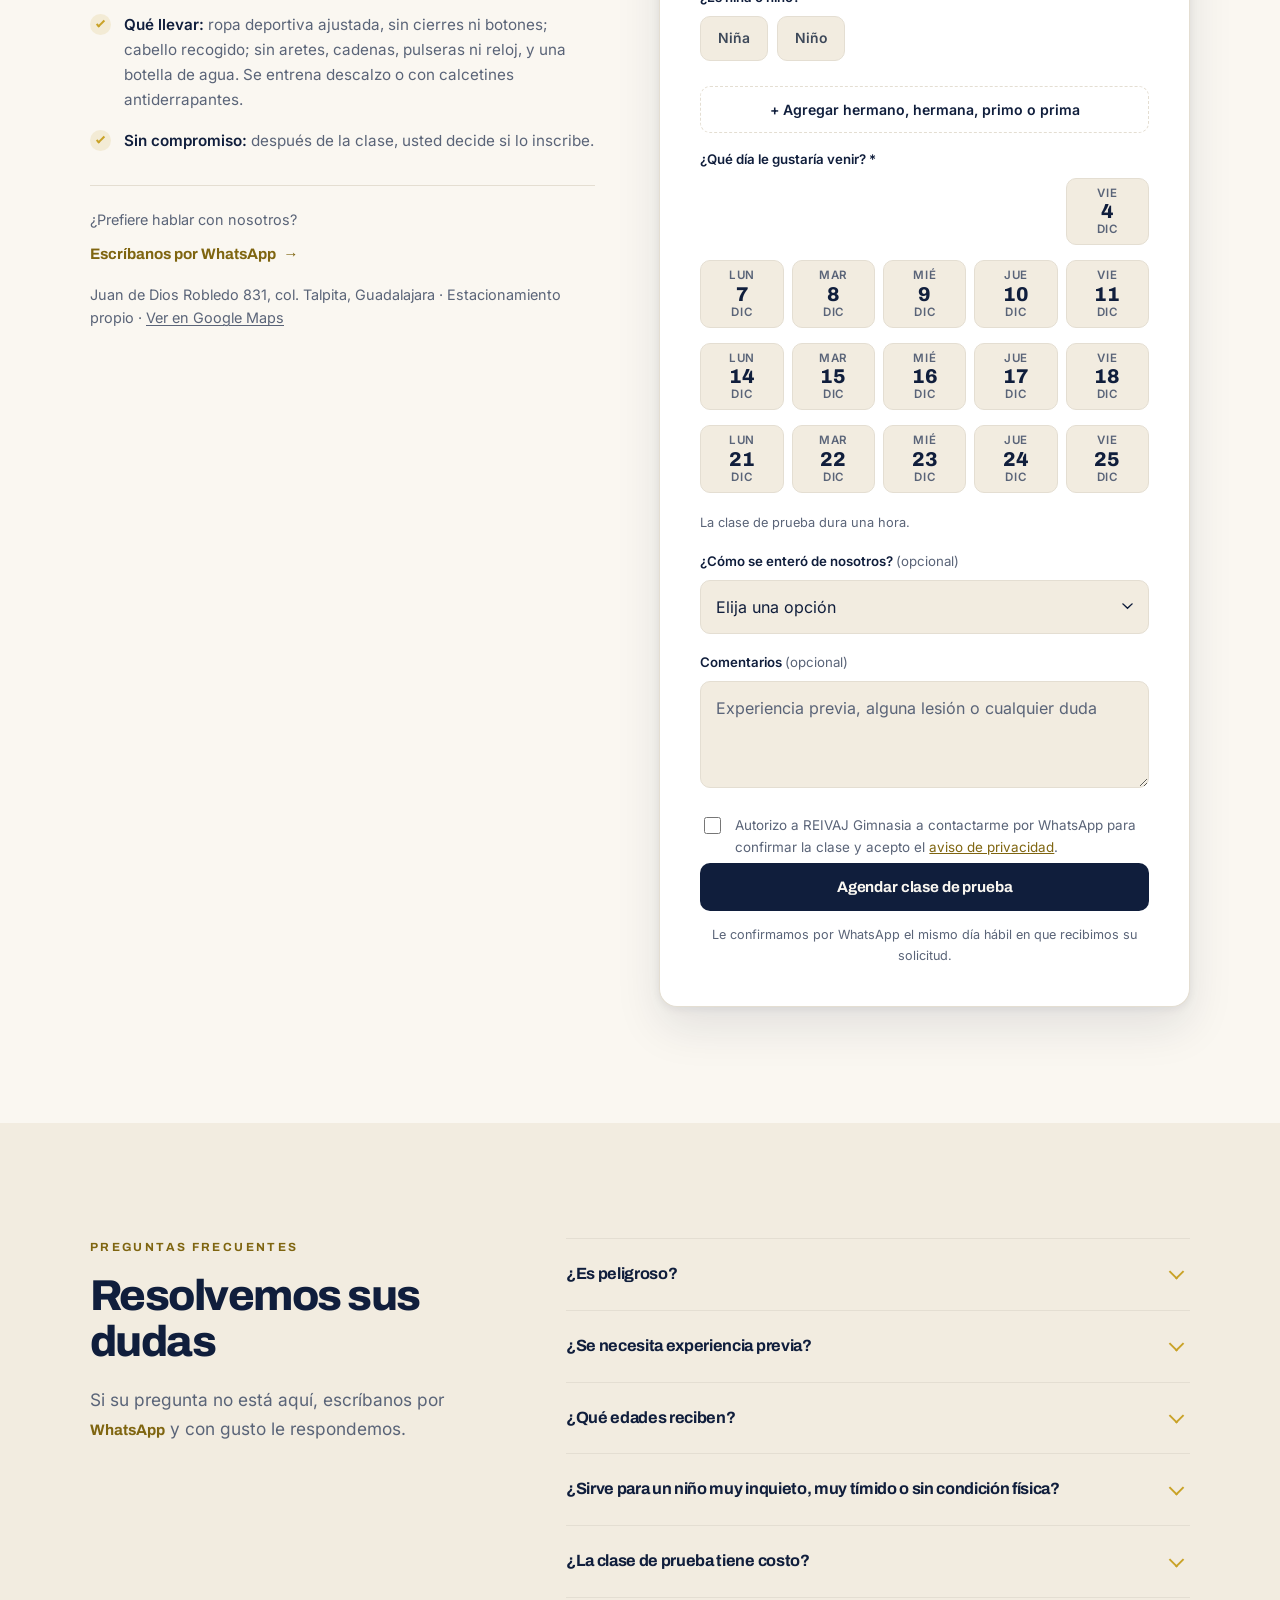
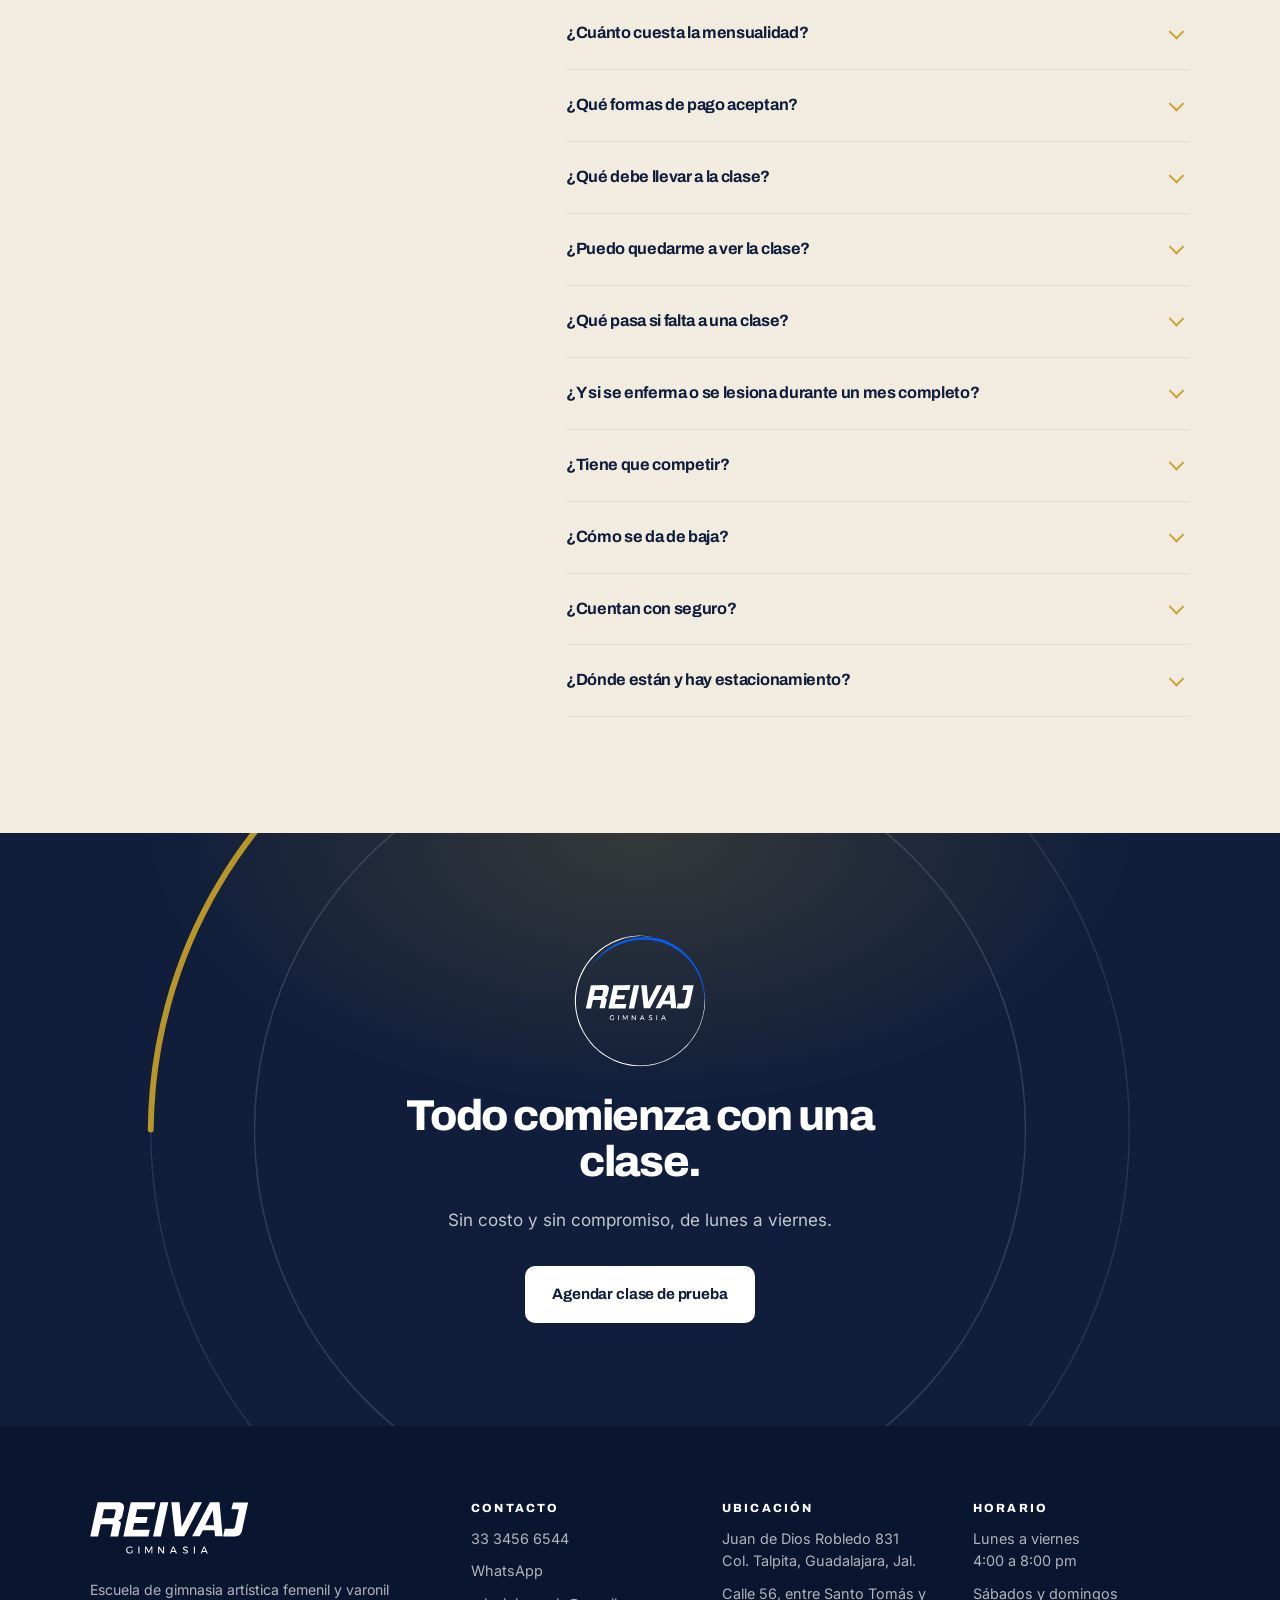
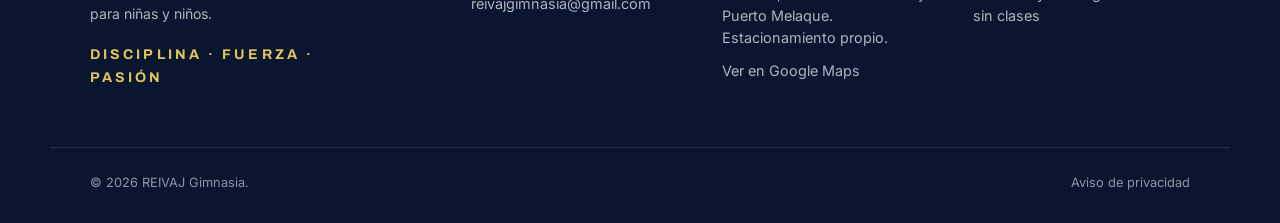
<file: clase.html>
<!DOCTYPE html>
<html lang="es-MX">
<head>
<meta charset="UTF-8">
<meta name="viewport" content="width=device-width, initial-scale=1">
<title>Clase de prueba | REIVAJ Gimnasia</title>
<meta name="description" content="Agende una clase de prueba sin costo en REIVAJ Gimnasia: lunes a viernes, colonia Talpita, Guadalajara.">
<meta name="color-scheme" content="only light">
<meta name="theme-color" content="#101E3C">
<!-- La vista previa del link en WhatsApp: quien la genera no sigue la redirección. -->
<meta property="og:type" content="website">
<meta property="og:url" content="https://www.gimnasiareivaj.com/clase">
<meta property="og:locale" content="es_MX">
<meta property="og:title" content="Clase de prueba sin costo · REIVAJ Gimnasia">
<meta property="og:description" content="Niñas y niños de todas las edades, sin experiencia previa. Agende su clase de prueba de lunes a viernes en la colonia Talpita, Guadalajara.">
<meta property="og:site_name" content="REIVAJ Gimnasia">
<meta property="og:image" content="https://www.gimnasiareivaj.com/assets/compartir.jpg">
<meta property="og:image:width" content="1200">
<meta property="og:image:height" content="630">
<meta name="twitter:card" content="summary_large_image">
<link rel="canonical" href="https://www.gimnasiareivaj.com/">
<link rel="icon" href="assets/icono-192.png">
<!-- El link corto para compartir (gimnasiareivaj.com/clase): lleva
     directo al formulario de la clase de prueba de la página principal. -->
<meta http-equiv="refresh" content="0; url=/#agendar">
<script>location.replace('/#agendar');</script>
<style>
  html, body { margin: 0; background: #FAF7F1; color: #101E3C; font: 17px/1.5 Inter, -apple-system, 'Segoe UI', Roboto, sans-serif; }
  main { max-width: 420px; margin: 18vh auto 0; padding: 0 20px; text-align: center; }
  a { color: #8A6E12; font-weight: 700; }
</style>
</head>
<body>
<main>
  <p>Le llevamos a la clase de prueba…</p>
  <p><a href="/#agendar">Si la página no avanza, toque aquí</a></p>
</main>
</body>
</html>
</file>
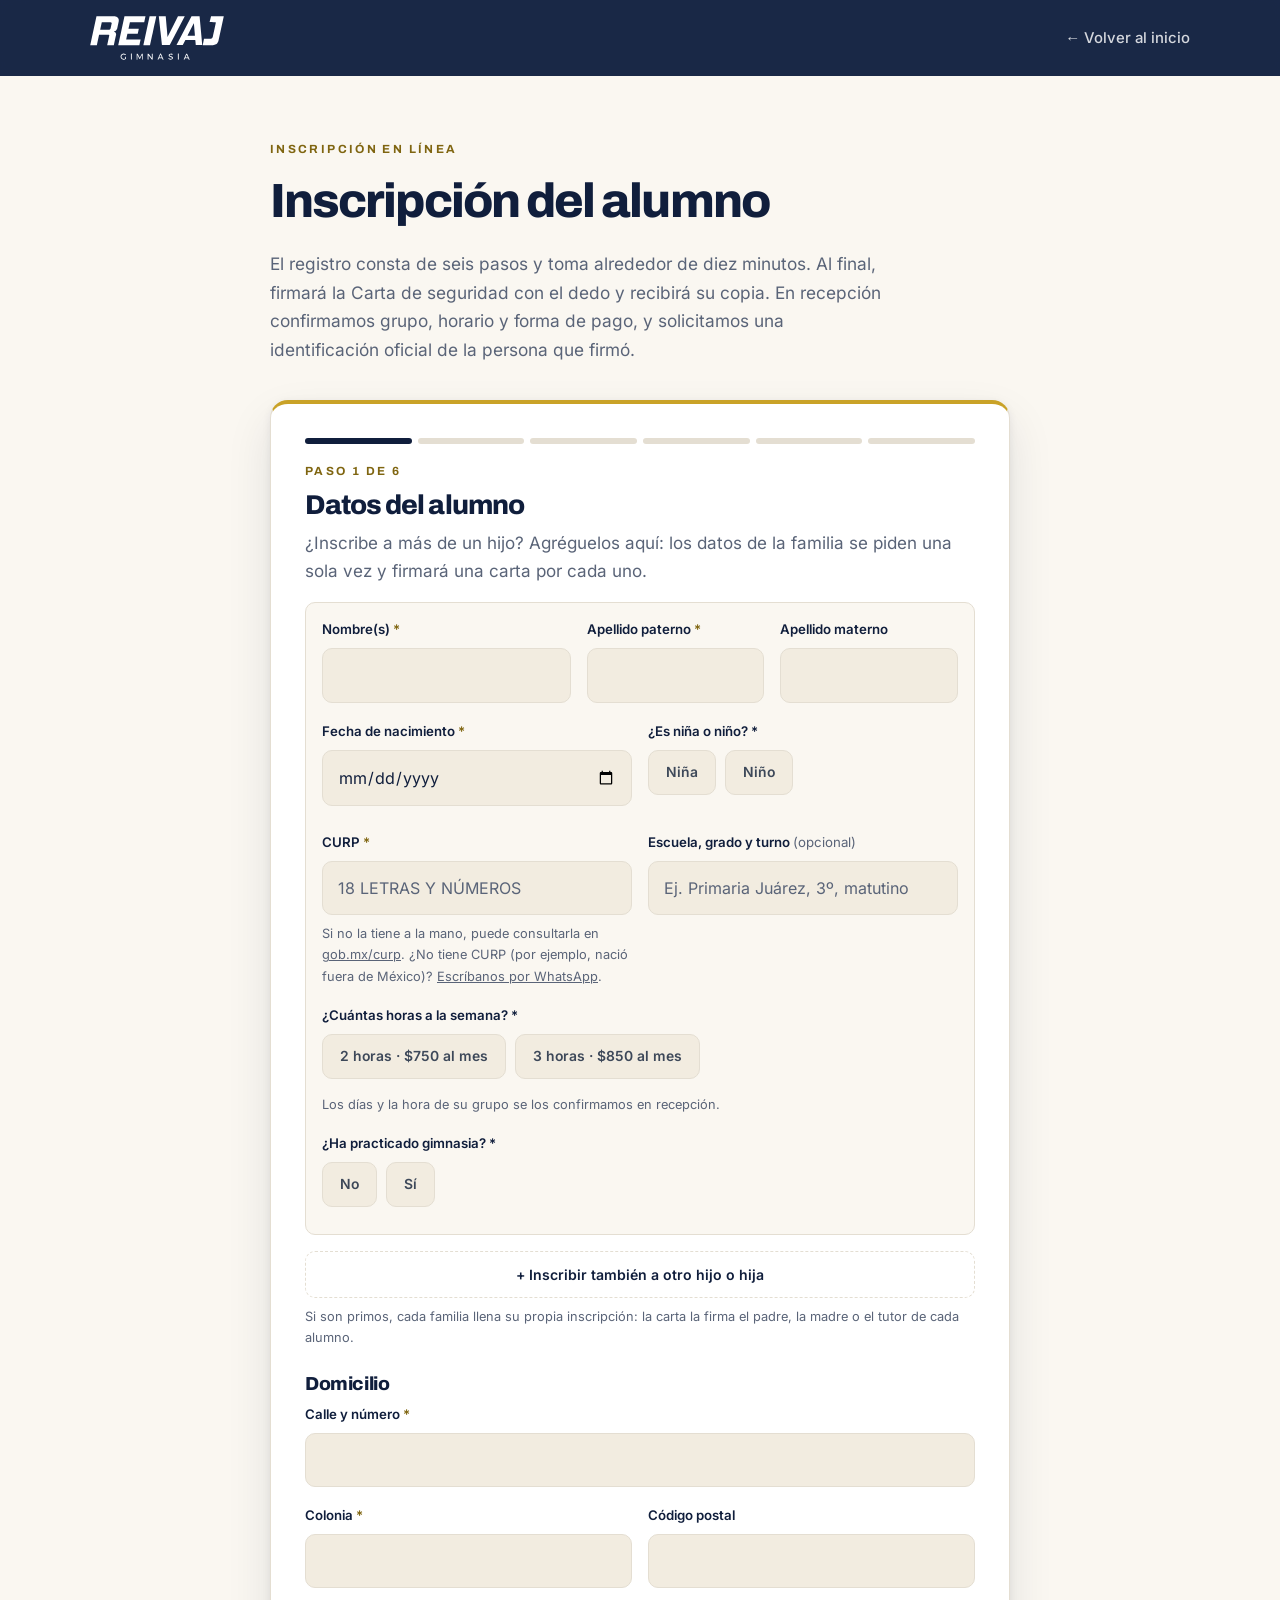
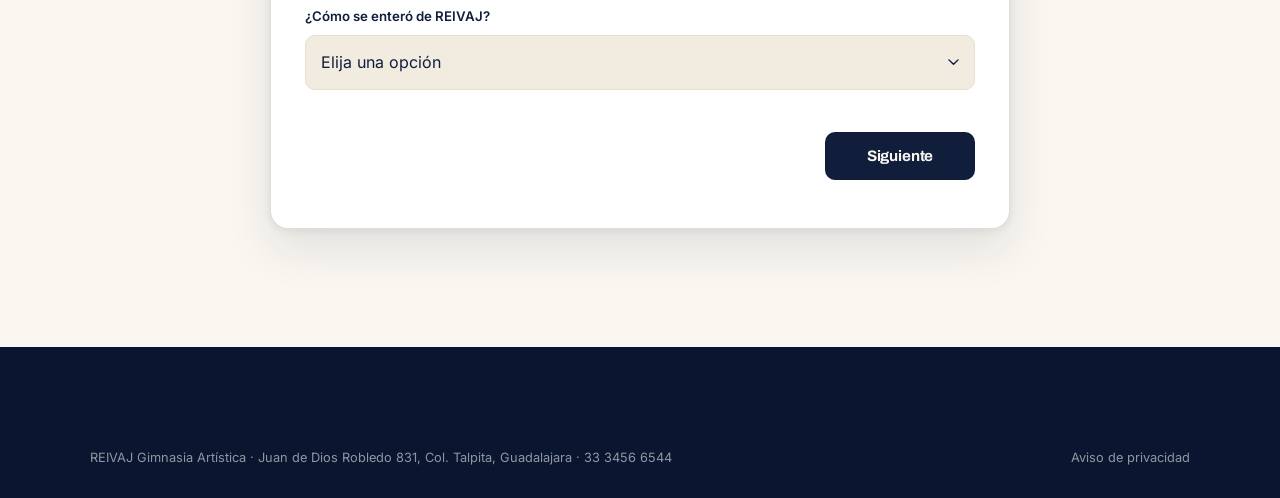
<file: inscripcion.html>
<!DOCTYPE html>
<html lang="es-MX">
<head>
<meta charset="UTF-8">
<meta name="viewport" content="width=device-width, initial-scale=1">
<meta name="robots" content="noindex, nofollow">
<title>Inscripción en línea | REIVAJ Gimnasia</title>
<meta name="description" content="Inscripción en línea a REIVAJ Gimnasia: datos del alumno, contactos de emergencia, ficha médica y carta de seguridad firmada desde su celular.">
<meta name="theme-color" content="#101E3C">
<meta name="color-scheme" content="only light">
<link rel="icon" href="assets/icono-192.png">
<link rel="apple-touch-icon" href="assets/apple-touch-icon.png">
<link rel="stylesheet" href="fuentes.css">
<link rel="stylesheet" href="styles.css">
</head>
<body>

<header class="nav" id="nav">
  <div class="wrap nav__inner">
    <a class="brand" href="index.html" aria-label="REIVAJ Gimnasia, inicio">
      <svg class="brand__logo" aria-hidden="true"><use href="assets/logo-reivaj.svg#reivaj-wordmark"/></svg>
    </a>
    <a class="nav__volver" href="index.html">← Volver al inicio</a>
  </div>
</header>

<main class="pagina">
  <div class="wrap">
    <header class="pagina__cab">
      <p class="eyebrow">Inscripción en línea</p>
      <h1>Inscripción <span data-uno="del alumno" data-varios="de los alumnos">del alumno</span></h1>
      <p class="lead">El registro consta de seis pasos y toma alrededor de diez minutos. Al final, firmará la Carta de seguridad con el dedo y recibirá su copia. En recepción confirmamos grupo, horario y forma de pago, y solicitamos una identificación oficial de la persona que firmó.</p>
    </header>

    <div class="nota nota--mal" id="sinConexion" hidden>
      La inscripción en línea todavía no está conectada con el gimnasio.
      Escríbanos por <a data-whatsapp="Hola, me gustaría inscribir a mi hijo en REIVAJ Gimnasia." href="https://wa.me/523334566544" target="_blank" rel="noopener">WhatsApp</a> y con gusto le ayudamos.
    </div>

    <form id="inscripcion" class="tarjeta tarjeta--oro" method="post" novalidate>
      <ol class="pasos-barra" id="barra" aria-hidden="true"><li></li><li></li><li></li><li></li><li></li><li></li></ol>

      <!-- ─── 1 · Alumno ─────────────────────────────────── -->
      <fieldset class="paso" data-paso="1">
        <p class="paso-titulo">Paso 1 de 6</p>
        <h2>Datos <span data-uno="del alumno" data-varios="de los alumnos">del alumno</span></h2>
        <p class="sub" style="color:var(--ink-mute)">¿Inscribe a más de un hijo? Agréguelos aquí: los datos de la familia se piden una sola vez y firmará una carta por cada uno.</p>
        <div id="alumnos"></div>
        <button type="button" class="btn-mas" id="masAlumno">+ Inscribir también a otro hijo o hija</button>
        <p class="field__ayuda" style="margin-top:-8px">Si son primos, cada familia llena su propia inscripción: la carta la firma el padre, la madre o el tutor de cada alumno.</p>
        <h3>Domicilio</h3>
        <div class="field">
          <label for="domicilio">Calle y número <span aria-hidden="true">*</span></label>
          <input id="domicilio" name="domicilio" autocomplete="street-address" required>
          <p class="error" data-error-for="domicilio"></p>
        </div>
        <div class="field-row">
          <div class="field">
            <label for="colonia">Colonia <span aria-hidden="true">*</span></label>
            <input id="colonia" name="colonia" required>
            <p class="error" data-error-for="colonia"></p>
          </div>
          <div class="field">
            <label for="cp">Código postal</label>
            <input id="cp" name="cp" inputmode="numeric" maxlength="5" autocomplete="postal-code"><p class="error" data-error-for="cp"></p>
          </div>
        </div>
        <div class="field">
          <label for="fuente">¿Cómo se enteró de REIVAJ?</label>
          <select id="fuente" name="fuente"></select>
        </div>
      </fieldset>

      <!-- Lo de cada alumno: se copia por cada hijo que se inscribe. Los
           nombres e ids llevan su número al final (nombres_1, nombres_2…). -->
      <template id="tplAlumno">
        <div class="grupo alumno">
          <p class="grupo__titulo"><span data-titulo></span><button type="button" data-quitar hidden>Quitar</button></p>
          <div class="field-row--3">
            <div class="field">
              <label for="nombres">Nombre(s) <span aria-hidden="true">*</span></label>
              <input id="nombres" name="nombres" autocomplete="off" required>
              <p class="error" data-error-for="nombres"></p>
            </div>
            <div class="field">
              <label for="apellidoPaterno">Apellido paterno <span aria-hidden="true">*</span></label>
              <input id="apellidoPaterno" name="apellidoPaterno" autocomplete="off" required>
              <p class="error" data-error-for="apellidoPaterno"></p>
            </div>
            <div class="field">
              <label for="apellidoMaterno">Apellido materno</label>
              <input id="apellidoMaterno" name="apellidoMaterno" autocomplete="off">
            </div>
          </div>
          <div class="field-row">
            <div class="field">
              <label for="nacimiento">Fecha de nacimiento <span aria-hidden="true">*</span></label>
              <input type="date" id="nacimiento" name="nacimiento" required>
              <p class="field__ayuda" data-edad></p>
              <p class="error" data-error-for="nacimiento"></p>
            </div>
            <div class="field">
              <span class="label">¿Es niña o niño? <span aria-hidden="true">*</span></span>
              <div class="chips" role="radiogroup" aria-label="Niña o niño">
                <label class="chip"><input type="radio" name="rama" value="femenil" required><span>Niña</span></label>
                <label class="chip"><input type="radio" name="rama" value="varonil"><span>Niño</span></label>
              </div>
              <p class="error" data-error-for="rama"></p>
            </div>
          </div>
          <div class="field-row">
            <div class="field">
              <label for="curp">CURP <span aria-hidden="true">*</span></label>
              <input id="curp" name="curp" required maxlength="22" autocomplete="off" autocapitalize="characters" autocorrect="off" spellcheck="false" placeholder="18 letras y números" style="text-transform:uppercase">
              <p class="field__ayuda">Si no la tiene a la mano, puede consultarla en <a href="https://www.gob.mx/curp/" target="_blank" rel="noopener">gob.mx/curp</a>. ¿No tiene CURP (por ejemplo, nació fuera de México)? <a href="https://wa.me/523334566544?text=Hola%2C%20quiero%20inscribir%20a%20mi%20hijo%20en%20REIVAJ%20Gimnasia%20y%20no%20tiene%20CURP." target="_blank" rel="noopener">Escríbanos por WhatsApp</a>.</p>
              <p class="error" data-error-for="curp"></p>
            </div>
            <div class="field">
              <label for="escuela">Escuela, grado y turno <span class="opt">(opcional)</span></label>
              <input id="escuela" name="escuela" autocomplete="off" placeholder="Ej. Primaria Juárez, 3º, matutino">
            </div>
          </div>
          <div class="field">
            <span class="label">¿Cuántas horas a la semana? <span aria-hidden="true">*</span></span>
            <div class="chips" role="radiogroup" aria-label="¿Cuántas horas a la semana?">
              <label class="chip"><input type="radio" name="horas" value="2" required><span>2 horas · $750 al mes</span></label>
              <label class="chip"><input type="radio" name="horas" value="3"><span>3 horas · $850 al mes</span></label>
            </div>
            <p class="field__ayuda">Los días y la hora de su grupo se los confirmamos en recepción.</p>
            <p class="error" data-error-for="horas"></p>
          </div>
          <div class="field">
            <span class="label">¿Ha practicado gimnasia? <span aria-hidden="true">*</span></span>
            <div class="chips" role="radiogroup" aria-label="¿Ha practicado gimnasia?">
              <label class="chip"><input type="radio" name="experiencia" value="no" required><span>No</span></label>
              <label class="chip"><input type="radio" name="experiencia" value="si"><span>Sí</span></label>
            </div>
            <p class="error" data-error-for="experiencia"></p>
          </div>
          <div class="field" data-experiencia hidden>
            <label for="experienciaDetalle">¿Dónde y por cuánto tiempo?</label>
            <input id="experienciaDetalle" name="experienciaDetalle">
          </div>
        </div>
      </template>

      <!-- ─── 2 · Tutores ────────────────────────────────── -->
      <fieldset class="paso" data-paso="2" hidden>
        <p class="paso-titulo">Paso 2 de 6</p>
        <h2>Padre, madre o tutor</h2>
        <p class="sub" style="color:var(--ink-mute)">El tutor 1 es el responsable del pago y el contacto principal: a su WhatsApp le avisamos en caso de urgencia.</p>
        <div class="grupo">
          <p class="grupo__titulo">Tutor 1</p>
          <div class="field">
            <label for="t1Nombre">Nombre completo <span aria-hidden="true">*</span></label>
            <input id="t1Nombre" name="t1Nombre" autocomplete="name" required>
            <p class="error" data-error-for="t1Nombre"></p>
          </div>
          <div class="field-row">
            <div class="field">
              <label for="t1Parentesco">Parentesco <span aria-hidden="true">*</span></label>
              <select id="t1Parentesco" name="t1Parentesco" required data-parentescos></select>
              <p class="error" data-error-for="t1Parentesco"></p>
            </div>
            <div class="field">
              <label for="t1Telefono">WhatsApp <span aria-hidden="true">*</span></label>
              <input type="tel" id="t1Telefono" name="t1Telefono" inputmode="tel" autocomplete="tel" required placeholder="10 dígitos">
              <p class="error" data-error-for="t1Telefono"></p>
            </div>
          </div>
          <div class="field">
            <label for="t1Correo">Correo <span class="opt">(opcional)</span></label>
            <input type="email" id="t1Correo" name="t1Correo" autocomplete="email">
            <p class="error" data-error-for="t1Correo"></p>
          </div>
        </div>
        <div class="grupo">
          <p class="grupo__titulo">Tutor 2 <span class="opt">(opcional)</span></p>
          <div class="field">
            <label for="t2Nombre">Nombre completo</label>
            <input id="t2Nombre" name="t2Nombre" autocomplete="off">
          </div>
          <div class="field-row">
            <div class="field">
              <label for="t2Parentesco">Parentesco</label>
              <select id="t2Parentesco" name="t2Parentesco" data-parentescos></select>
            </div>
            <div class="field">
              <label for="t2Telefono">Teléfono</label>
              <input type="tel" id="t2Telefono" name="t2Telefono" inputmode="tel" placeholder="10 dígitos">
              <p class="error" data-error-for="t2Telefono"></p>
            </div>
          </div>
        </div>
        <div class="field">
          <span class="label">¿Existe resolución judicial sobre custodia, convivencia o restricción respecto <span data-uno="del alumno" data-varios="de alguno de los alumnos">del alumno</span>? <span aria-hidden="true">*</span></span>
          <div class="chips" role="radiogroup" aria-label="Resolución judicial">
            <label class="chip"><input type="radio" name="custodia" value="no" required><span>No existe</span></label>
            <label class="chip"><input type="radio" name="custodia" value="si"><span>Sí existe</span></label>
          </div>
          <p class="error" data-error-for="custodia"></p>
        </div>
        <div class="nota" id="custodiaNota" hidden>Le pedimos entregar copia de la resolución a la Dirección cuando acuda a recepción; es indispensable para poder cumplirla.</div>
      </fieldset>

      <!-- ─── 3 · Emergencias y quién lo recoge ─────────────── -->
      <fieldset class="paso" data-paso="3" hidden>
        <p class="paso-titulo">Paso 3 de 6</p>
        <h2>Emergencias y quién <span data-uno="lo" data-varios="los">lo</span> recoge</h2>
        <div class="grupo">
          <p class="grupo__titulo">Contacto de emergencia 1</p>
          <div class="field-row--3">
            <div class="field"><label for="e1Nombre">Nombre <span aria-hidden="true">*</span></label><input id="e1Nombre" name="e1Nombre" required autocomplete="off"><p class="error" data-error-for="e1Nombre"></p></div>
            <div class="field"><label for="e1Parentesco">Parentesco <span aria-hidden="true">*</span></label><input id="e1Parentesco" name="e1Parentesco" required autocomplete="off"><p class="error" data-error-for="e1Parentesco"></p></div>
            <div class="field"><label for="e1Telefono">Teléfono <span aria-hidden="true">*</span></label><input type="tel" id="e1Telefono" name="e1Telefono" inputmode="tel" autocomplete="off" required placeholder="10 dígitos"><p class="error" data-error-for="e1Telefono"></p></div>
          </div>
        </div>
        <div class="grupo">
          <p class="grupo__titulo">Contacto de emergencia 2</p>
          <div class="field-row--3">
            <div class="field"><label for="e2Nombre">Nombre</label><input id="e2Nombre" name="e2Nombre" autocomplete="off"></div>
            <div class="field"><label for="e2Parentesco">Parentesco</label><input id="e2Parentesco" name="e2Parentesco" autocomplete="off"></div>
            <div class="field"><label for="e2Telefono">Teléfono</label><input type="tel" id="e2Telefono" name="e2Telefono" inputmode="tel" autocomplete="off" placeholder="10 dígitos"><p class="error" data-error-for="e2Telefono"></p></div>
          </div>
        </div>
        <h3>¿Quién puede recogerlo?</h3>
        <p class="sub" style="color:var(--ink-mute);font-size:.92rem">Solo las personas registradas en esta lista pueden recoger al alumno. Sin registro previo no se entrega a nadie, sin excepción. Incluya a los tutores si también lo recogen.</p>
        <div id="autorizados"></div>
        <button type="button" class="btn-mas" id="masAutorizado">+ Agregar otra persona</button>
        <p class="error" data-error-for="autorizados"></p>
      </fieldset>

      <!-- ─── 4 · Salud ──────────────────────────────────── -->
      <fieldset class="paso" data-paso="4" hidden>
        <p class="paso-titulo">Paso 4 de 6</p>
        <h2>Ficha médica</h2>
        <p class="sub" style="color:var(--ink-mute)">Declarar una condición no impide entrenar; permite hacerlo de forma segura. Esta información solo la consultan la Dirección y el entrenador del alumno. No solicitamos peso ni medidas.</p>
        <div id="fichas"></div>
        <label class="consent">
          <input type="checkbox" name="consentimientoSalud" required>
          <span><b>Otorgo mi consentimiento expreso</b> para que REIVAJ trate los datos de salud <span data-uno="del alumno" data-varios="de los alumnos">del alumno</span> con las finalidades necesarias del <a href="aviso-de-privacidad.html" target="_blank">Aviso de Privacidad</a>: seguridad durante el entrenamiento, atención de urgencias, adecuación de la carga de trabajo, afiliación federativa y trámite de seguro.</span>
        </label>
        <p class="error" data-error-for="consentimientoSalud"></p>
      </fieldset>

      <template id="tplSalud">
        <div class="grupo">
          <p class="grupo__titulo" data-titulo hidden></p>
          <div class="field-row">
            <div class="field">
              <label for="sangre">Tipo de sangre <span aria-hidden="true">*</span></label>
              <select id="sangre" name="sangre" required>
                <option value="">Elija</option><option>O+</option><option>O-</option><option>A+</option><option>A-</option><option>B+</option><option>B-</option><option>AB+</option><option>AB-</option><option>No lo sé</option>
              </select>
              <p class="error" data-error-for="sangre"></p>
            </div>
            <div class="field">
              <label for="servicio">Servicio médico</label>
              <select id="servicio" name="servicio">
                <option value="">Si no tiene, déjelo así</option><option>IMSS</option><option>ISSSTE</option><option>Seguro de gastos médicos</option><option>Particular</option><option>Ninguno</option>
              </select>
              <p class="error" data-error-for="servicio"></p>
            </div>
          </div>
          <div class="field">
            <label for="afiliacion">N.º de afiliación o póliza, y hospital de preferencia <span class="opt">(si aplica)</span></label>
            <input id="afiliacion" name="afiliacion" autocomplete="off">
          </div>
          <div class="field">
            <label for="alergias">Alergias (a qué)</label>
            <input id="alergias" name="alergias" autocomplete="off" placeholder="Si no tiene, déjelo en blanco">
            <p class="error" data-error-for="alergias"></p>
          </div>
          <div class="field">
            <label for="padecimientos">Padecimientos o lesiones previas</label>
            <input id="padecimientos" name="padecimientos" autocomplete="off" placeholder="Asma, convulsiones, cirugías…">
            <p class="field__ayuda">Si no tiene, déjelo en blanco.</p>
            <p class="error" data-error-for="padecimientos"></p>
          </div>
          <div class="field">
            <label for="medicamentos">Medicamentos que toma</label>
            <input id="medicamentos" name="medicamentos" autocomplete="off" placeholder="Nombre y horario">
            <p class="field__ayuda">Si no toma ninguno, déjelo en blanco. El personal de REIVAJ no administra medicamentos; si el alumno debe tomar alguno durante la clase, deberá traerlo consigo junto con la indicación por escrito.</p>
            <p class="error" data-error-for="medicamentos"></p>
          </div>
          <div class="field">
            <label for="mas">¿Hay algo más que debamos saber para cuidarlo mejor? <span class="opt">(opcional)</span></label>
            <textarea id="mas" name="mas" autocomplete="off" rows="3" placeholder="Miedos, cómo reacciona al dolor o a la frustración, algo que ayude al entrenador a entenderlo."></textarea>
          </div>
        </div>
      </template>

      <!-- ─── 5 · Permisos ───────────────────────────────── -->
      <fieldset class="paso" data-paso="5" hidden>
        <p class="paso-titulo">Paso 5 de 6</p>
        <h2>Permisos</h2>
        <h3>Uso de imagen</h3>
        <p class="sub" style="color:var(--ink-mute)">Usted decide sobre cada uno. Negar un permiso no afecta la inscripción ni el trato.</p>
        <div id="permisosImagen"></div>
        <p class="field__ayuda">Si su hija o hijo no desea aparecer en una foto o video, se respeta su decisión aunque usted lo haya autorizado.</p>
        <p class="field__ayuda">Puede retirar cualquiera de estos permisos en cualquier momento, por escrito en recepción o por el WhatsApp oficial 33 3456 6544. A partir de ese momento dejamos de usar la imagen del alumno y retiramos lo ya publicado en un plazo máximo de cinco días hábiles.</p>
        <p class="field__ayuda">En competencias y eventos oficiales, el organizador toma y publica sus propias fotografías, sobre las que REIVAJ no tiene control. Si no desea que su hija o hijo aparezca, le ayudamos a solicitarlo al organizador.</p>
        <h3>Así trabajamos</h3>
        <div class="permiso">
          <p><b>Uso interno.</b> Tomamos video y fotografía del alumno en clase para analizar y corregir su técnica, y su fotografía para la credencial y el expediente. Ese material es de uso interno del gimnasio y no se publica sin su permiso.</p>
          <p><b>Contacto físico técnico.</b> La gimnasia requiere contacto físico para la asistencia técnica, la corrección postural y la prevención de caídas. En REIVAJ ese contacto se hace siempre a la vista de terceros y nunca en privado; se limita a las zonas técnicamente necesarias —espalda, cintura, caderas, brazos y piernas—; se anuncia al alumno cuando la situación lo permite; nunca involucra zonas íntimas, y se detiene de inmediato si el alumno manifiesta incomodidad, comunicándolo al tutor.</p>
          <p><b>Si algo le preocupa.</b> Cualquier situación de riesgo o de trato inadecuado hacia un alumno puede reportarla directamente a la Dirección, en persona o al WhatsApp oficial 33 3456 6544. Se atiende el mismo día y sin represalias para quien reporta.</p>
        </div>
        <h3>Avisos del gimnasio <span class="opt">(opcional)</span></h3>
        <label class="consent"><input type="checkbox" name="promociones"><span>Recibir avisos de eventos, muestras, cursos de verano y promociones.</span></label>
        <label class="consent"><input type="checkbox" name="encuestas"><span>Recibir encuestas de satisfacción y mejora del servicio.</span></label>
        <label class="consent"><input type="checkbox" name="testimonios"><span>Que nos contacten para testimonios o reseñas sobre el gimnasio.</span></label>
      </fieldset>

      <!-- ─── 6 · Carta de seguridad ─────────────────────── -->
      <fieldset class="paso" data-paso="6" hidden>
        <p class="paso-titulo">Paso 6 de 6<span id="cartaDe"></span></p>
        <!-- Una carta por alumno, cada una con su firma: se ven de una en una. -->
        <div id="cartas"></div>
        <div class="trampa" aria-hidden="true"><label>Sitio web <input type="text" name="sitio" tabindex="-1" autocomplete="off"></label></div>
      </fieldset>

      <template id="tplCarta">
        <div class="carta-alumno">
          <div data-carta></div>
          <div class="grupo" style="margin-top:18px">
            <p class="grupo__titulo">Firma</p>
            <div class="field-row">
              <div class="field">
                <label for="firmante">Nombre completo de quien firma <span aria-hidden="true">*</span></label>
                <input id="firmante" name="firmante" required>
                <p class="error" data-error-for="firmante"></p>
              </div>
              <div class="field">
                <label for="firmanteParentesco">Parentesco <span aria-hidden="true">*</span></label>
                <select id="firmanteParentesco" name="firmanteParentesco" required data-parentescos></select>
                <p class="error" data-error-for="firmanteParentesco"></p>
              </div>
            </div>
            <div class="field" id="firmaCampo">
              <div class="firma" data-firma></div>
              <p class="error" data-error-for="firma"></p>
            </div>
            <label class="consent">
              <input type="checkbox" name="leida" required>
              <span>Leí completa la carta y el <a href="aviso-de-privacidad.html" target="_blank">Aviso de Privacidad</a>.</span>
            </label>
            <p class="error" data-error-for="leida"></p>
            <label class="consent">
              <input type="checkbox" name="firmaElectronica" required>
              <span data-enlinea></span>
            </label>
            <p class="error" data-error-for="firmaElectronica"></p>
          </div>
        </div>
      </template>

      <div class="navegacion">
        <button type="button" class="btn btn--outline-dark" id="atras" hidden>Atrás</button>
        <span></span>
        <button type="button" class="btn btn--primary" id="siguiente">Siguiente</button>
        <button type="submit" class="btn btn--primary" id="enviar" hidden disabled>Enviar inscripción</button>
      </div>
      <p class="form__note" id="nota" role="status"></p>
    </form>

    <section class="tarjeta tarjeta--oro" id="listo" hidden>
      <div class="success">
        <div class="success__icon" aria-hidden="true"><svg viewBox="0 0 24 24" fill="none"><path d="M5 13l4 4L19 7" stroke="currentColor" stroke-width="2.4" stroke-linecap="round" stroke-linejoin="round"/></svg></div>
        <h3 id="listoTitulo">Inscripción recibida</h3>
        <p id="listoTexto"></p>
        <div id="descargas"></div>
        <p><button type="button" class="btn btn--outline-dark" id="guardarCopia">Imprimir</button></p>
        <p><a class="link-arrow" href="index.html">Volver al inicio <span aria-hidden="true">→</span></a></p>
      </div>
    </section>

    <div class="copia" id="copia"></div>
  </div>
</main>

<footer class="footer">
  <div class="wrap footer__bottom">
    <p>REIVAJ Gimnasia Artística · Juan de Dios Robledo 831, Col. Talpita, Guadalajara · 33 3456 6544</p>
    <nav aria-label="Más"><a href="aviso-de-privacidad.html">Aviso de privacidad</a></nav>
  </div>
</footer>

<script src="config.js"></script>
<script src="comun.js"></script>
<script src="buzon.js"></script>
<script src="carta-texto.js"></script>
<script src="firma.js"></script>
<script src="pdf-carta.js"></script>
<script src="inscripcion.js"></script>
</body>
</html>
</file>
<file: fuentes.css>
/* Las letras de la página, servidas desde aquí (antes desde Google Fonts:
   revisión de seguridad del 21-oct-2026). Google ya no ve la IP de los
   papás ni de las maestras. Subconjunto latino: trae acentos y la ñ. */
@font-face{ font-family:'Archivo'; font-style:normal; font-weight:600; font-display:swap; src:url('assets/fuentes/archivo-latin-600-normal.woff2') format('woff2'); }
@font-face{ font-family:'Archivo'; font-style:normal; font-weight:700; font-display:swap; src:url('assets/fuentes/archivo-latin-700-normal.woff2') format('woff2'); }
@font-face{ font-family:'Archivo'; font-style:normal; font-weight:800; font-display:swap; src:url('assets/fuentes/archivo-latin-800-normal.woff2') format('woff2'); }
@font-face{ font-family:'Archivo'; font-style:italic; font-weight:700; font-display:swap; src:url('assets/fuentes/archivo-latin-700-italic.woff2') format('woff2'); }
@font-face{ font-family:'Archivo'; font-style:italic; font-weight:800; font-display:swap; src:url('assets/fuentes/archivo-latin-800-italic.woff2') format('woff2'); }
@font-face{ font-family:'Inter'; font-style:normal; font-weight:400; font-display:swap; src:url('assets/fuentes/inter-latin-400-normal.woff2') format('woff2'); }
@font-face{ font-family:'Inter'; font-style:normal; font-weight:500; font-display:swap; src:url('assets/fuentes/inter-latin-500-normal.woff2') format('woff2'); }
@font-face{ font-family:'Inter'; font-style:normal; font-weight:600; font-display:swap; src:url('assets/fuentes/inter-latin-600-normal.woff2') format('woff2'); }
@font-face{ font-family:'Inter'; font-style:normal; font-weight:700; font-display:swap; src:url('assets/fuentes/inter-latin-700-normal.woff2') format('woff2'); }
</file>
<file: styles.css>
/* =========================================================
   REIVAJ Gimnasia — Landing page
   Paleta: azul marino del logo, dorado como acento, papel hueso.
   El hueso permite que tarjetas y formulario vayan en blanco puro,
   invirtiendo la jerarquía: papel cálido, superficies elevadas claras.
   ========================================================= */

:root{
  /* Impide que el modo oscuro automático del navegador invierta la página.
     'only light' es la señal explícita de exclusión en Chromium;
     'light' a secas no siempre basta. */
  color-scheme: only light;

  /* Marca */
  --navy:       #101E3C;   /* marino del logo */
  --navy-deep:  #0A1530;   /* pie */
  --navy-700:   #1C2F55;
  --gold:       #C9A227;   /* acento: botones, arcos, detalles */
  --gold-dark:  #7F6510;   /* dorado legible en texto pequeño sobre hueso, hueso profundo y tinte (≥4.5:1) */
  --gold-text:  #A07F14;   /* dorado para texto grande sobre claro (≥3:1); #C9A227 no llega */
  --gold-light: #E3C55C;   /* dorado sobre fondo marino */
  --gold-soft:  #F3EBD5;   /* tinte para etiquetas y fondos suaves */

  /* Texto */
  --ink:        #101E3C;
  --ink-soft:   #3D4859;
  --ink-mute:   #5A6478;
  --line:       #E4DED2;

  /* Superficies: el papel es hueso, lo elevado es blanco */
  --paper:      #FAF7F1;   /* fondo de página */
  --paper-2:    #F2ECE0;   /* secciones alternas, hueso más profundo */
  --surface:    #FFFFFF;   /* tarjetas, formulario, testimonios */

  --radius:   10px;
  --radius-l: 18px;

  --wrap: 1180px;
  --pad: clamp(20px, 5vw, 40px);

  --ff-display: 'Archivo', 'Inter', -apple-system, BlinkMacSystemFont, 'Segoe UI', sans-serif;
  --ff-sans: 'Inter', -apple-system, BlinkMacSystemFont, 'Segoe UI', Roboto, sans-serif;

  --ease: cubic-bezier(.22,.61,.36,1);
  --shadow-sm: 0 1px 2px rgba(16,30,60,.06), 0 4px 14px rgba(16,30,60,.05);
  --shadow-md: 0 2px 8px rgba(16,30,60,.07), 0 20px 46px rgba(16,30,60,.10);
}

*,*::before,*::after{ box-sizing:border-box; }

/* El fondo se fija también en html: si solo se declara en body, el lienzo
   lo pinta el navegador y en modo oscuro sale negro. */
html{ background:var(--paper); scroll-behavior:smooth; scroll-padding-top:88px; -webkit-text-size-adjust:100%; }

body{
  margin:0;
  font-family:var(--ff-sans);
  font-size:17px;
  line-height:1.65;
  color:var(--ink-soft);
  background:var(--paper);
  -webkit-font-smoothing:antialiased;
}

img{ max-width:100%; display:block; }
a{ color:inherit; }

h1,h2,h3,h4{
  font-family:var(--ff-display);
  color:var(--ink);
  font-weight:800;
  letter-spacing:-.03em;
  line-height:1.06;
  margin:0 0 .5em;
}
h1{ font-size:clamp(2.45rem, 5.6vw, 4rem); letter-spacing:-.04em; }
h2{ font-size:clamp(1.85rem, 3.6vw, 2.7rem); letter-spacing:-.035em; }
h3{ font-size:1.18rem; letter-spacing:-.02em; }
p{ margin:0 0 1em; }

/* Acento tipográfico: itálica como el wordmark del logo */
em{
  font-family:var(--ff-display);
  font-style:italic;
  font-weight:800;
  color:var(--gold);
}

.wrap{ width:100%; max-width:var(--wrap); margin-inline:auto; padding-inline:var(--pad); }

/* Etiqueta con el ritmo de "GIMNASIA" */
.eyebrow{
  font-family:var(--ff-display);
  font-size:.74rem; font-weight:700; letter-spacing:.2em;
  text-transform:uppercase; color:var(--gold-dark); margin:0 0 1rem;
}
.eyebrow--light{ color:var(--gold-light); }

.lead, .section__lead{ font-size:1.075rem; color:var(--ink-mute); max-width:56ch; }

.skip-link{
  position:absolute; left:-9999px; top:0; z-index:200;
  background:var(--gold); color:var(--navy); padding:12px 18px; border-radius:0 0 8px 0;
}
.skip-link:focus{ left:0; }

/* Marco de foco marino sobre hueso y blanco (el dorado ahí no llega a 3:1);
   dorado claro donde el fondo es marino. El de WhatsApp toma el foco al
   final, ya con el pie marino detrás. */
:focus-visible{ outline:2px solid var(--navy); outline-offset:3px; border-radius:4px; }
.nav :focus-visible, .footer :focus-visible, .cta :focus-visible, .card--dark :focus-visible,
.skip-link:focus-visible, .wa-flotante:focus-visible{ outline-color:var(--gold-light); }
/* El aviso de «recibida» toma el foco para que el lector de pantalla lo lea;
   no es un botón: sin marco. */
[tabindex="-1"]:focus{ outline:none; }

/* ---------- Marca ----------
   Logo oficial en assets/logo-reivaj.svg, sacado de los vectores .ai:
   reivaj-wordmark (REIVAJ con GIMNASIA debajo) y reivaj-logo (aro circular).
   Aro y letras van en currentColor; el arco conserva el azul de la marca. */
.brand{ display:inline-flex; align-items:center; text-decoration:none; }
.nav .brand, .footer .brand{ color:#fff; }
.cta__mark{ color:#fff; }
.brand__logo{ display:block; height:44px; width:auto; aspect-ratio:1195.8/392.7; }
.footer .brand__logo{ height:52px; }

/* ---------- Botones ---------- */
.btn{
  display:inline-flex; align-items:center; justify-content:center; gap:.5rem;
  padding:15px 26px; border:1.5px solid transparent; border-radius:var(--radius);
  font-family:var(--ff-display);
  font-size:.95rem; font-weight:700; letter-spacing:-.01em;
  text-decoration:none; cursor:pointer; white-space:nowrap;
  transition:transform .2s var(--ease), background .2s var(--ease), color .2s var(--ease), border-color .2s var(--ease), box-shadow .2s var(--ease);
}
/* El dorado con texto blanco da 2.4:1 de contraste: ilegible. Por eso el botón
   principal va en marino sobre hueso, y el dorado se reserva para superficies
   donde puede llevar texto marino encima (6.4:1). */
.btn--primary{ background:var(--navy); color:var(--paper); }
.btn--primary:hover{ background:var(--navy-700); transform:translateY(-2px); box-shadow:0 10px 26px rgba(16,30,60,.30); }

.btn--outline{ background:transparent; color:#fff; border-color:rgba(255,255,255,.35); }
.btn--outline:hover{ border-color:#fff; background:rgba(255,255,255,.08); transform:translateY(-2px); }

.btn--outline-dark{ background:transparent; color:var(--navy); border-color:var(--line); }
.btn--outline-dark:hover{ border-color:var(--navy); transform:translateY(-2px); }

.btn--light{ background:#fff; color:var(--navy); }
.btn--light:hover{ transform:translateY(-2px); box-shadow:0 12px 32px rgba(0,0,0,.3); }

.btn--sm{ padding:11px 20px; font-size:.875rem; }
.btn--block{ width:100%; }
.btn[disabled]{ opacity:.55; pointer-events:none; }

.link-arrow{
  display:inline-flex; align-items:center; gap:.45rem;
  font-family:var(--ff-display); font-weight:700; color:var(--gold-dark);
  text-decoration:none; font-size:.95rem;
}
.link-arrow span{ transition:transform .2s var(--ease); }
.link-arrow:hover span{ transform:translateX(5px); }

/* ---------- Nav ---------- */
.nav{
  position:sticky; top:0; z-index:100;
  background:rgba(11,27,60,.94);
  backdrop-filter:saturate(160%) blur(12px);
  -webkit-backdrop-filter:saturate(160%) blur(12px);
  transition:box-shadow .3s var(--ease);
}
.nav.is-scrolled{ box-shadow:0 6px 24px rgba(6,17,42,.28); }
.nav__inner{ display:flex; align-items:center; justify-content:space-between; gap:20px; height:76px; }

.nav__links{ display:flex; align-items:center; gap:30px; }
.nav__links a{
  text-decoration:none; font-size:.93rem; font-weight:500;
  color:rgba(255,255,255,.82); transition:color .2s var(--ease);
}
.nav__links a:hover{ color:#fff; }
/* En la barra marina, el botón va en dorado con texto marino: es el único
   punto de la página donde el acento se usa como fondo sólido. */
.nav__links .btn{ background:var(--gold); color:var(--navy); }
.nav__links .btn:hover{ background:var(--gold-light); box-shadow:none; }

.nav__toggle{
  display:none; width:44px; height:44px; border:1px solid rgba(255,255,255,.25);
  border-radius:var(--radius); background:transparent; cursor:pointer;
  flex-direction:column; align-items:center; justify-content:center; gap:5px;
}
.nav__toggle span{ display:block; width:18px; height:2px; background:#fff; transition:transform .25s var(--ease); }
.nav__toggle[aria-expanded="true"] span:first-child{ transform:translateY(3.5px) rotate(45deg); }
.nav__toggle[aria-expanded="true"] span:last-child{ transform:translateY(-3.5px) rotate(-45deg); }

/* ---------- Hero ---------- */
.hero{
  position:relative; overflow:hidden;
  background:linear-gradient(180deg, #FDFBF5 0%, var(--paper) 62%);
  padding:clamp(56px, 9vw, 104px) 0 clamp(56px, 8vw, 96px);
}
.hero::before{
  content:""; position:absolute; inset:0;
  background:radial-gradient(900px 520px at 78% 26%, rgba(201,162,39,.13), transparent 62%);
}
.hero__arcs{ position:absolute; inset:0; }
.hero__arcs svg{ width:100%; height:100%; }

.hero__inner{
  position:relative;
  display:grid; grid-template-columns:1.08fr .92fr; gap:clamp(36px, 6vw, 72px); align-items:center;
}
.hero h1{ color:var(--ink); margin-bottom:.4em; }
.hero h1 em{ color:var(--gold-text); }
.hero .lead{ font-size:1.12rem; color:var(--ink-mute); margin-bottom:.9rem; }
.hero .lead:last-of-type{ margin-bottom:2rem; }

.hero__actions{ display:flex; flex-wrap:wrap; gap:12px; margin-bottom:2rem; }

.hero__meta{
  list-style:none; display:flex; flex-wrap:wrap; gap:10px 24px; padding:0; margin:0;
  font-size:.86rem; color:var(--ink-mute);
}
.hero__meta li{ display:flex; align-items:center; gap:8px; }
.hero__meta li::before{ content:""; width:6px; height:6px; border-radius:50%; background:var(--gold); }

.hero__visual{ position:relative; }
.hero__badge{
  position:absolute; left:-14px; bottom:30px;
  background:#fff; border-radius:var(--radius);
  padding:14px 20px; box-shadow:0 12px 34px rgba(11,27,60,.22);
  display:flex; flex-direction:column;
}
.hero__badge strong{
  font-family:var(--ff-display); font-style:italic; font-weight:800;
  font-size:1.55rem; color:var(--navy); letter-spacing:-.03em; line-height:1;
}
.hero__badge span{ font-size:.74rem; color:var(--ink-mute); margin-top:5px; }

/* Marcadores de foto — sustituye por <img> reales */
/* Marcadores de foto: deben leerse como "aquí va una imagen", no como
   bloques oscuros. Fondo claro y borde punteado hasta que pongas las fotos. */
.photo{
  position:relative; overflow:hidden; border-radius:var(--radius-l);
  background:var(--gold-soft);
  border:1.5px dashed #D8CBA8;
  display:grid; place-items:center;
}
.photo::after{
  content:attr(data-placeholder);
  position:absolute; bottom:14px; left:12px; right:12px;
  font-size:.68rem; letter-spacing:.08em; text-transform:uppercase;
  color:var(--gold-dark); opacity:.75; text-align:center;
}
.photo--hero{ aspect-ratio:4/5; }
/* Lockup circular: el logo oficial completo, con aro, arco y GIMNASIA. */
.lockup{
  position:relative; width:76%; aspect-ratio:1;
  display:grid; place-items:center; color:var(--navy);
}
.lockup__logo{ width:100%; height:100%; }
.photo--tall{ aspect-ratio:3/4; grid-row:span 2; }
.photo--short{ aspect-ratio:4/3; }

/* ---------- Stats ---------- */
.stats{ background:var(--surface); border-block:1px solid var(--line); }
.stats__grid{ display:grid; grid-template-columns:repeat(4,1fr); padding-block:clamp(32px,4vw,48px); }
.stat{ text-align:center; padding-inline:12px; }
.stat + .stat{ border-left:1px solid var(--line); }
.stat strong{
  display:block; font-family:var(--ff-display); font-style:italic; font-weight:800;
  font-size:clamp(2rem,3.6vw,2.8rem); color:var(--navy);
  letter-spacing:-.04em; line-height:1;
}
.stat span{
  display:block; font-size:.78rem; color:var(--ink-mute); margin-top:10px;
  letter-spacing:.03em;
}

/* ---------- Secciones ---------- */
.section{ padding:clamp(64px, 9vw, 116px) 0; }
.section--alt{ background:var(--paper-2); }

/* Quiénes somos */
.nosotros{ display:grid; grid-template-columns:minmax(0,5fr) minmax(0,7fr); gap:clamp(28px,5vw,64px); align-items:center; }
.nosotros__foto{ margin:0; border-radius:var(--radius-l); overflow:hidden; border:1px solid var(--line); }
.nosotros__foto img{ display:block; width:100%; height:auto; }
.nosotros__texto p{ color:var(--ink-mute); max-width:60ch; }
.nosotros__texto .lead{ color:var(--ink); }
.nosotros__firma{ font-family:var(--ff-display); font-weight:800; font-style:italic; color:var(--ink) !important; margin-top:1.5rem; }
.nosotros__firma span{ display:block; font-family:var(--ff-sans); font-style:normal; font-weight:500; font-size:.82rem; color:var(--gold-dark); letter-spacing:.04em; }
@media (max-width:820px){ .nosotros{ grid-template-columns:1fr; } .nosotros__foto{ max-width:420px; } }

/* Video del inicio */
.photo--video{ border:0; background:var(--navy); box-shadow:var(--shadow-md); }
.hero__video{ position:absolute; inset:0; width:100%; height:100%; object-fit:cover; }

/* Logros de Javier */
.logros{ list-style:none; padding:0; margin:0 0 1.2rem; display:grid; gap:10px; }
.logros li{ position:relative; padding-left:22px; color:var(--ink-mute); line-height:1.5; }
.logros li::before{ content:""; position:absolute; left:2px; top:.62em; width:8px; height:8px; border-radius:50%; background:var(--gold); }
.logros strong{ color:var(--ink); }

/* Trayectoria de Javier */
.trayectoria{ display:grid; grid-template-columns:repeat(5,minmax(0,1fr)); gap:16px; margin-top:clamp(32px,5vw,56px); }
.trayectoria__item{ margin:0; background:var(--surface); border:1px solid var(--line); border-radius:var(--radius); overflow:hidden; }
.trayectoria__item img{ display:block; width:100%; height:auto; aspect-ratio:4/3; object-fit:cover; }
.trayectoria__item figcaption{ padding:10px 12px 12px; font-size:.78rem; color:var(--ink-mute); line-height:1.4; }
.trayectoria__item figcaption strong{ display:block; font-family:var(--ff-display); font-style:italic; font-weight:800; font-size:.92rem; color:var(--ink); }
.trayectoria__item img.encuadre-arriba{ object-position:50% 14%; }
@media (max-width:980px){ .trayectoria{ grid-template-columns:repeat(2,minmax(0,1fr)); gap:10px; } .trayectoria__item:last-child{ grid-column:span 2; } }

/* Galería de fotos (rostros de alumnos tapados) */
.galeria{ columns:3 260px; column-gap:16px; }
.foto{ break-inside:avoid; margin:0 0 16px; border-radius:var(--radius, 14px); overflow:hidden; background:var(--surface); border:1px solid var(--line); }
.foto img{ display:block; width:100%; height:auto; }
.foto--destacada{ border:2px solid var(--gold); }
.foto.foto--destacada figcaption{ padding:10px 12px 12px; font-size:.8rem; color:var(--ink-mute); }
.foto.foto--destacada figcaption strong{ display:block; font-family:var(--ff-display); font-style:italic; font-weight:800; font-size:.95rem; color:var(--ink); }
.foto figcaption{ font-size:.72rem; color:var(--ink-mute); padding:6px 12px 8px; }
@media (max-width:600px){ .galeria{ columns:2; column-gap:10px; } .foto{ margin-bottom:10px; } .foto figcaption{ font-size:.66rem; padding:4px 8px 6px; } }

.section__head{ max-width:640px; margin:0 auto clamp(38px,5vw,58px); text-align:center; }
.section__head .section__lead{ margin-inline:auto; }
.section__head--left{ text-align:left; margin-inline:0; }
.section__head--left .section__lead{ margin-inline:0; }

/* ---------- Cards ---------- */
.cards{ display:grid; grid-template-columns:repeat(auto-fit, minmax(285px,1fr)); gap:20px; }
.card{
  background:var(--surface); border:1px solid var(--line); border-radius:var(--radius-l);
  padding:32px 28px 30px; display:flex; flex-direction:column;
  transition:transform .3s var(--ease), box-shadow .3s var(--ease), border-color .3s var(--ease);
}
@media (hover:hover){ .card:hover{ transform:translateY(-4px); box-shadow:var(--shadow-md); border-color:var(--gold); } }
.card__age{
  display:inline-block; align-self:flex-start;
  font-family:var(--ff-display);
  font-size:.7rem; font-weight:700; letter-spacing:.14em; text-transform:uppercase;
  color:var(--gold-dark); background:var(--gold-soft);
  padding:7px 13px; border-radius:6px; margin-bottom:18px;
}
.card p{ font-size:.95rem; color:var(--ink-mute); }
.card__list{
  list-style:none; padding:18px 0 0; margin:auto 0 0;
  border-top:1px solid var(--line); font-size:.85rem; color:var(--ink-mute);
}
.card__list li{ display:flex; align-items:center; gap:9px; }
.card__list li + li{ margin-top:6px; }
.card__list li::before{ content:""; width:5px; height:5px; border-radius:50%; background:var(--gold); flex:none; }

.card--dark{ background:var(--navy); border-color:var(--navy); }
.card--dark h3{ color:#fff; }
.card--dark p{ color:rgba(255,255,255,.75); }
.card--dark .card__age{ background:rgba(227,197,92,.16); color:var(--gold-light); }
.card--dark .card__list{ border-top-color:rgba(255,255,255,.16); color:rgba(255,255,255,.7); }
.card--dark .card__list li::before{ background:var(--gold-light); }
.card--dark:hover{ border-color:var(--gold); }

.card--cta{ background:var(--gold-soft); border-color:transparent; justify-content:center; }
.card--cta p{ color:var(--ink-soft); }
.card--cta:hover{ border-color:var(--gold); }

/* ---------- Método ---------- */
.steps{
  list-style:none; padding:0; margin:0;
  display:grid; grid-template-columns:repeat(auto-fit,minmax(230px,1fr)); gap:1px;
  background:var(--line); border:1px solid var(--line); border-radius:var(--radius-l); overflow:hidden;
}
.step{ background:var(--surface); padding:34px 28px 38px; transition:background .3s var(--ease); }
.step:hover{ background:var(--gold-soft); }
.step__num{
  display:block; font-family:var(--ff-display); font-style:italic; font-weight:800;
  font-size:1.7rem; color:var(--gold-text); margin-bottom:14px; letter-spacing:-.03em;
}
.step h3{ font-size:1.08rem; }
.step p{ font-size:.92rem; color:var(--ink-mute); margin:0; }

/* ---------- Split ---------- */
.split{ display:grid; grid-template-columns:1fr 1fr; gap:clamp(36px,6vw,72px); align-items:center; }
.split__media{ display:grid; grid-template-columns:1fr 1fr; gap:16px; }

.checks{ list-style:none; padding:0; margin:0 0 2rem; }
.checks li{ position:relative; padding-left:32px; margin-bottom:11px; font-size:.96rem; color:var(--ink-soft); }
.checks li::before{
  content:""; position:absolute; left:0; top:.5em;
  width:15px; height:8px; border-left:2.4px solid var(--gold); border-bottom:2.4px solid var(--gold);
  transform:rotate(-45deg);
}

/* ---------- Testimonios ---------- */
.quotes{ display:grid; grid-template-columns:repeat(auto-fit,minmax(280px,1fr)); gap:20px; }
.quote{
  margin:0; background:var(--surface); border:1px solid var(--line);
  border-top:3px solid var(--gold);
  border-radius:var(--radius-l); padding:30px 28px;
  display:flex; flex-direction:column; justify-content:space-between;
}
.quote blockquote{
  margin:0 0 22px; font-size:1.02rem; line-height:1.55; color:var(--ink);
}
.quote figcaption{ display:flex; flex-direction:column; font-size:.85rem; }
.quote figcaption strong{ color:var(--navy); font-family:var(--ff-display); font-weight:700; }
.quote figcaption span{ color:var(--ink-mute); font-size:.8rem; }

/* ---------- Agendar ---------- */
.booking{ background:var(--paper); }
/* La sección de agendado va sobre hueso; el formulario, en blanco, para que
   destaque como la superficie donde ocurre la acción principal. */
.booking__inner{ display:grid; grid-template-columns:1fr 1.05fr; gap:clamp(36px,5vw,64px); align-items:start; }
.booking__copy{ position:sticky; top:110px; }

.includes{ list-style:none; padding:0; margin:2rem 0; }
.includes li{ position:relative; padding-left:34px; margin-bottom:16px; font-size:.95rem; color:var(--ink-mute); }
.includes li strong{ color:var(--navy); font-weight:600; }
.includes li::before{
  content:""; position:absolute; left:0; top:2px; width:21px; height:21px;
  border-radius:50%; background:var(--gold-soft);
}
.includes li::after{
  content:""; position:absolute; left:6px; top:9px; width:9px; height:4px;
  border-left:2px solid var(--gold); border-bottom:2px solid var(--gold);
  transform:rotate(-45deg);
}
.booking__contact{ padding-top:22px; border-top:1px solid var(--line); }
.booking__contact p{ font-size:.9rem; color:var(--ink-mute); margin-bottom:.4rem; }
.booking__lugar{ margin-top:16px; font-size:.9rem; color:var(--ink-mute); }
.booking__lugar a{ color:inherit; text-decoration:underline; text-underline-offset:2px; }

.booking__form{
  background:var(--surface); border:1px solid var(--line); border-radius:var(--radius-l);
  padding:clamp(26px,3.4vw,40px); box-shadow:var(--shadow-md);
  border-top:4px solid var(--gold);
}

.field{ margin-bottom:18px; }
.field--corto{ max-width:260px; }
/* Carta con los datos del gimnasio: el aviso va pegado a la fecha, con aire abajo. */
#ayudaAlumno{ margin:-8px 0 18px; }
.field-row{ display:grid; grid-template-columns:1fr 1fr; gap:16px; }
.field label, .field .label{
  display:block; font-size:.83rem; font-weight:600; color:var(--navy); margin-bottom:7px;
}
.field label span[aria-hidden]{ color:var(--gold-dark); }
.opt{ font-weight:400; color:var(--ink-mute); }

.field input, .field select, .field textarea{
  width:100%; padding:13px 15px; font:inherit; font-size:16px; color:var(--ink);   /* menos de 16px y el iPhone hace zoom */
  background:var(--paper-2); border:1.5px solid var(--line); border-radius:var(--radius);
  transition:border-color .2s var(--ease), background .2s var(--ease), box-shadow .2s var(--ease);
}
.field textarea{ resize:vertical; min-height:84px; }
.field input::placeholder, .field textarea::placeholder{ color:var(--ink-mute); }
.field input:focus, .field select:focus, .field textarea:focus{
  outline:none; background:var(--surface); border-color:var(--gold);
  box-shadow:0 0 0 3px rgba(201,162,39,.25);
}
.field select{
  appearance:none;
  background-image:url("data:image/svg+xml,%3Csvg xmlns='http://www.w3.org/2000/svg' viewBox='0 0 12 8'%3E%3Cpath d='M1 1l5 5 5-5' stroke='%23101E3C' stroke-width='1.6' fill='none' stroke-linecap='round'/%3E%3C/svg%3E");
  background-repeat:no-repeat; background-position:right 15px center; background-size:11px;
  padding-right:38px;
}
.field.has-error input, .field.has-error select, .field.has-error textarea{
  border-color:#D93A3A; background:#FFF5F5;
}

.error{ display:none; font-size:.79rem; color:#C42B2B; margin:6px 0 0; font-weight:500; }
.error.is-visible{ display:block; }

.chips{ display:flex; flex-wrap:wrap; gap:9px; }
.chip{ position:relative; margin:0; }
.chip input{ position:absolute; opacity:0; width:0; height:0; }
.chip span{
  display:block; padding:10px 17px; border:1.5px solid var(--line); border-radius:var(--radius);
  font-size:.87rem; font-weight:600; cursor:pointer; background:var(--paper-2); color:var(--ink-soft);
  transition:all .2s var(--ease);
}
@media (hover:hover){ .chip span:hover{ border-color:var(--gold); color:var(--gold-dark); } }
.chip input:checked + span{ background:var(--gold); border-color:var(--gold-dark); color:var(--navy); }
.chip input:focus-visible + span{ outline:2px solid var(--navy); outline-offset:2px; }

.consent{
  display:flex; gap:11px; align-items:flex-start;
  font-size:.84rem; color:var(--ink-mute); margin:6px 0 4px; cursor:pointer;
}
.consent input{ margin-top:3px; width:17px; height:17px; accent-color:var(--gold); flex:none; }

.form__note{ font-size:.79rem; color:var(--ink-mute); text-align:center; margin:14px 0 0; }

.success{ text-align:center; padding:24px 8px; }
.success__icon{
  width:58px; height:58px; margin:0 auto 20px; border-radius:50%;
  background:var(--gold); color:var(--navy); display:grid; place-items:center;
}
.success__icon svg{ width:26px; height:26px; }
.success h3{ font-size:1.45rem; }
.success p{ color:var(--ink-mute); font-size:.95rem; max-width:38ch; margin-inline:auto; }

/* ---------- FAQ ---------- */
.faq__wrap{ display:grid; grid-template-columns:.8fr 1.2fr; gap:clamp(30px,5vw,60px); align-items:start; }
.faq{ border-top:1px solid var(--line); }
.faq details{ border-bottom:1px solid var(--line); }
.faq summary{
  list-style:none; cursor:pointer; padding:22px 40px 22px 0; position:relative;
  font-family:var(--ff-display); font-weight:700; color:var(--navy); font-size:1.02rem; letter-spacing:-.02em;
}
.faq summary::-webkit-details-marker{ display:none; }
@media (hover:hover){ .faq summary:hover{ color:var(--gold-dark); } }
.faq summary::after{
  content:""; position:absolute; right:8px; top:50%; width:11px; height:11px;
  border-right:2.2px solid var(--gold); border-bottom:2.2px solid var(--gold);
  transform:translateY(-70%) rotate(45deg); transition:transform .25s var(--ease);
}
.faq details[open] summary::after{ transform:translateY(-25%) rotate(225deg); }
.faq details p{ margin:0 0 22px; font-size:.95rem; color:var(--ink-mute); max-width:62ch; }

/* ---------- CTA final ---------- */
.cta{
  position:relative; overflow:hidden;
  background:var(--navy); color:#fff;
  padding:clamp(66px,8vw,104px) 0;
}
.cta::before{
  content:""; position:absolute; inset:0;
  background:radial-gradient(760px 420px at 50% 0%, rgba(201,162,39,.20), transparent 65%);
}
.cta__arcs{ position:absolute; inset:0; }
.cta__arcs svg{ width:100%; height:100%; }
.cta__inner{ position:relative; text-align:center; max-width:620px; margin-inline:auto; }
.cta__mark{ width:132px; height:132px; margin:0 auto 26px; display:block; }
.cta h2{ color:#fff; }
.cta p{ color:rgba(255,255,255,.75); margin-bottom:2rem; }

/* ---------- Footer ---------- */
.footer{
  background:var(--navy-deep); color:rgba(255,255,255,.68);
  padding:clamp(50px,6vw,76px) 0 30px; font-size:.9rem;
}
.footer__grid{
  display:grid; grid-template-columns:1.6fr 1fr 1fr 1fr; gap:34px;
  padding-bottom:44px; border-bottom:1px solid rgba(255,255,255,.12);
}
.footer__brand p{ max-width:34ch; margin-top:18px; font-size:.88rem; }
.footer h4{
  font-family:var(--ff-display); color:#fff; font-size:.74rem;
  letter-spacing:.18em; text-transform:uppercase; margin-bottom:14px;
}
.footer__col p{ margin:0 0 10px; line-height:1.55; }
.footer a{ text-decoration:none; transition:color .2s var(--ease); }
.footer a:hover{ color:var(--gold-light); }
.footer__bottom{
  display:flex; flex-wrap:wrap; gap:14px; justify-content:space-between; align-items:center;
  padding-top:24px; font-size:.8rem; color:rgba(255,255,255,.55);
}
.footer__bottom p{ margin:0; }
.footer__bottom nav{ display:flex; gap:22px; }

/* ---------- CTA flotante móvil ---------- */
.fab{
  display:none; position:fixed; left:16px; right:16px; bottom:16px; z-index:90;
  background:var(--gold); color:var(--navy); text-decoration:none;
  font-family:var(--ff-display); font-weight:700;
  text-align:center; padding:16px; border-radius:var(--radius); font-size:.95rem;
  box-shadow:0 10px 30px rgba(16,30,60,.35);
  transform:translateY(140%); transition:transform .35s var(--ease);
}
.fab.is-visible{ transform:translateY(0); }

/* ---------- Reveal ----------
   Por defecto TODO es visible. Solo se oculta para animar si el navegador
   ejecutó el script de <head> (clase .js). Si el JS falla, la página se ve igual. */
.reveal{ opacity:1; transform:none; }
.js .reveal{
  opacity:0; transform:translateY(18px);
  transition:opacity .7s var(--ease), transform .7s var(--ease);
}
.js .reveal.is-in{ opacity:1; transform:none; }

/* ---------- Responsive ---------- */
@media (max-width:960px){
  .hero__inner{ grid-template-columns:1fr; }
  .hero__visual{ max-width:440px; margin-inline:auto; width:100%; }
  .split{ grid-template-columns:1fr; }
  .booking__inner{ grid-template-columns:1fr; }
  .booking__copy{ position:static; }
  .faq__wrap{ grid-template-columns:1fr; }
  .footer__grid{ grid-template-columns:1fr 1fr; }
  .stats__grid{ grid-template-columns:repeat(2,1fr); row-gap:30px; }
  .stat:nth-child(odd){ border-left:none; }
}

/* El menú completo cabe en un renglón desde unos 980 px; abajo de eso
   (tablet vertical incluida), hamburguesa. */
@media (max-width:980px){
  .nav__toggle{ display:flex; }
  .nav__links{
    position:absolute; top:76px; left:0; right:0;
    flex-direction:column; align-items:stretch; gap:0;
    background:var(--navy); border-top:1px solid rgba(255,255,255,.12);
    padding:8px var(--pad) 22px;
    box-shadow:0 18px 40px rgba(6,17,42,.45);
    display:none;
  }
  .nav__links.is-open{ display:flex; }
  .nav__links a{ padding:15px 0; border-bottom:1px solid rgba(255,255,255,.1); font-size:1rem; }
  .nav__links .btn{ margin-top:16px; border-bottom:none; justify-content:center; }
}

@media (max-width:760px){
  body{ font-size:16px; }
  .fab{ display:block; }
  .footer__grid{ grid-template-columns:1fr; gap:28px; }
  .field-row{ grid-template-columns:1fr; gap:0; }
  .split__media{ grid-template-columns:1fr 1fr; }
  .photo--tall{ grid-row:auto; grid-column:span 2; aspect-ratio:16/10; }
  .hero__badge{ left:auto; right:12px; bottom:12px; }
  main{ padding-bottom:70px; }
}

@media (prefers-reduced-motion:reduce){
  *{ animation:none !important; transition:none !important; }
  html{ scroll-behavior:auto; }
  .reveal, .js .reveal{ opacity:1; transform:none; }
}

/* =========================================================
   Añadidos de septiembre 2026: datos reales, inscripción en
   línea, carta firmada y la lista del celular.
   ========================================================= */
[hidden]{ display:none !important; }

/* El marco del logo en el inicio (ya no es un marcador de foto) */
.photo--marca{
  border:0;
  background:radial-gradient(120% 90% at 30% 20%, #FFFFFF 0%, var(--gold-soft) 58%, #EADFC0 100%);
  box-shadow:var(--shadow-md);
}

/* Horario de clases */
.horario{
  max-width:720px; margin:0 auto clamp(34px,4vw,48px);
  background:var(--surface); border:1px solid var(--line); border-radius:var(--radius-l);
  overflow:hidden; box-shadow:var(--shadow-sm);
}
.horario__fila{ display:grid; grid-template-columns:1.3fr repeat(5,1fr); align-items:center; text-align:center; }
.horario__fila + .horario__fila{ border-top:1px solid var(--line); }
.horario__fila > *{ padding:14px 6px; }
.horario__fila span[role="cell"]{ color:var(--gold); font-size:.8rem; }
.horario__fila strong{
  font-family:var(--ff-display); font-style:italic; font-weight:800; color:var(--navy);
  font-size:1.05rem; letter-spacing:-.02em;
}
.horario__fila--cab{ background:var(--navy); color:#fff; }
.horario__fila--cab span{
  font-family:var(--ff-display); font-size:.72rem; font-weight:700; letter-spacing:.16em; text-transform:uppercase;
  color:rgba(255,255,255,.8);
}
.cards--tres{ grid-template-columns:repeat(auto-fit, minmax(260px,1fr)); }
.horario__fila span[role="cell"]{ font-weight:600; color:var(--gold-dark); }
.horario__fila span.vacio{ color:var(--line); font-weight:400; }
.checks strong{ color:var(--navy); font-weight:600; }
.checks--dos.grupos{ margin-top:0; }
.nota-centro{
  max-width:640px; margin:0 auto clamp(34px,4vw,48px); text-align:center;
  font-size:.88rem; color:var(--ink-mute);
}
.precios{ margin-bottom:0; }
.precio{ margin:0 0 12px; font-size:.95rem; color:var(--ink-mute); }
.precio strong{
  font-family:var(--ff-display); font-style:italic; font-weight:800;
  font-size:clamp(2.4rem,4vw,3rem); letter-spacing:-.04em; line-height:1; color:var(--navy);
  margin-right:4px;
}
.card--dark .precio{ color:rgba(255,255,255,.75); }
.card--dark .precio strong{ color:var(--gold-light); }
.section__lead .link-arrow{ display:inline; }

.checks--dos{
  display:grid; grid-template-columns:1fr 1fr; gap:6px 36px;
  max-width:900px; margin:clamp(34px,4vw,48px) auto 0;
}
.steps--tres{ grid-template-columns:repeat(auto-fit,minmax(240px,1fr)); }
.inscripcion__acciones{
  display:flex; flex-wrap:wrap; gap:18px 30px; align-items:center; justify-content:center;
  margin-top:clamp(28px,3.4vw,40px);
}
.inscripcion__acciones .link-arrow{ white-space:normal; }

/* Días de la clase de prueba */
.chips--dias{ display:grid; grid-template-columns:repeat(5,minmax(0,1fr)); gap:8px; }
.chip--dia span{ padding:8px 4px; text-align:center; line-height:1.15; }
.chip--dia small{ display:block; font-size:.72rem; font-weight:600; letter-spacing:.06em; text-transform:uppercase; color:var(--ink-mute); }
.chip--dia b{ display:block; font-family:var(--ff-display); font-size:1.25rem; font-weight:800; color:var(--navy); }
.chip--dia input:checked + span small, .chip--dia input:checked + span b{ color:var(--navy); }
.field__ayuda{ font-size:.8rem; color:var(--ink-mute); margin:8px 0 0; }
.chips--dias .sin-fechas{ grid-column:1 / -1; margin:0; font-size:.9rem; color:var(--ink-soft); }
.form__note--mal{ color:#C42B2B; font-weight:600; }
.trampa{ position:absolute !important; left:-10000px; width:1px; height:1px; overflow:hidden; }
.consent a{ color:var(--gold-dark); }

.footer__lema{
  font-family:var(--ff-display); font-size:.7rem; font-weight:700; letter-spacing:.22em;
  text-transform:uppercase; color:var(--gold-light);
}
.footer__bottom nav{ flex-wrap:wrap; }

@media (max-width:760px){
  .checks--dos{ grid-template-columns:1fr; }
  .horario__fila > *{ padding:12px 2px; }
  .horario__fila strong{ font-size:.92rem; }
}

/* =========================================================
   Páginas de trámite: inscripción, carta y aviso
   ========================================================= */
.pagina{ padding:clamp(34px,5vw,64px) 0 clamp(60px,8vw,100px); }
.pagina .wrap{ max-width:820px; }
.pagina__cab{ margin-bottom:clamp(24px,3vw,36px); }
.pagina__cab h1{ font-size:clamp(2rem,4.4vw,3rem); }
.pagina__cab .lead{ margin-bottom:0; }
.nav__volver{ color:rgba(255,255,255,.82); text-decoration:none; font-size:.93rem; font-weight:500; }
.nav__volver:hover{ color:#fff; }

.tarjeta{
  background:var(--surface); border:1px solid var(--line); border-radius:var(--radius-l);
  padding:clamp(22px,3vw,34px); box-shadow:var(--shadow-sm); margin-bottom:18px;
}
.tarjeta--oro{ border-top:4px solid var(--gold); box-shadow:var(--shadow-md); }
.tarjeta h2{ font-size:clamp(1.35rem,2.4vw,1.7rem); margin-bottom:.35em; }
.tarjeta h3{ margin-top:1.4em; }
.tarjeta > p.sub{ color:var(--ink-mute); font-size:.93rem; margin-top:-.2em; }

/* Barra de pasos */
.pasos-barra{ list-style:none; margin:0 0 18px; padding:0; display:flex; gap:6px; }
.pasos-barra li{ flex:1; height:6px; border-radius:3px; background:var(--line); transition:background .3s var(--ease); }
.pasos-barra li.hecho{ background:var(--gold); }
.pasos-barra li.actual{ background:var(--navy); }
.paso-titulo{ font-family:var(--ff-display); font-size:.74rem; font-weight:700; letter-spacing:.2em; text-transform:uppercase; color:var(--gold-dark); margin:0 0 .6rem; }

.paso{ border:0; padding:0; margin:0; min-width:0; }
.navegacion{ display:flex; gap:12px; justify-content:space-between; align-items:center; margin-top:24px; flex-wrap:wrap; }
.navegacion .btn{ min-width:150px; }

.grupo{ border:1px solid var(--line); border-radius:var(--radius); padding:16px 16px 2px; margin-bottom:16px; background:var(--paper); }
.grupo__titulo{ font-family:var(--ff-display); font-weight:700; color:var(--navy); font-size:.95rem; margin:0 0 12px; display:flex; justify-content:space-between; align-items:center; gap:10px; }
.grupo__titulo button{ font:inherit; font-size:.8rem; font-weight:600; color:var(--gold-dark); background:none; border:0; cursor:pointer; padding:4px; }
.field-row--3{ display:grid; grid-template-columns:1.4fr 1fr 1fr; gap:16px; }
.btn-mas{
  font:inherit; font-size:.88rem; font-weight:600; color:var(--navy); cursor:pointer;
  background:transparent; border:1.5px dashed var(--line); border-radius:var(--radius);
  padding:11px 16px; width:100%; margin-bottom:16px;
}
.btn-mas:hover{ border-color:var(--gold); color:var(--gold-dark); }

.opciones{ display:grid; gap:8px; }
.opcion{
  display:flex; gap:11px; align-items:flex-start; cursor:pointer;
  border:1.5px solid var(--line); border-radius:var(--radius); padding:12px 14px;
  background:var(--paper-2); font-size:.92rem; color:var(--ink-soft);
}
.opcion input{ margin-top:3px; width:17px; height:17px; accent-color:var(--gold); flex:none; }
.opcion:has(input:checked){ border-color:var(--gold); background:var(--gold-soft); color:var(--ink); }
/* Dentro de un .field, «.field label» las volvía bloque: el circulito quedaba
   solo arriba y el texto debajo. */
.field .opcion{ display:flex; margin-bottom:0; font-size:.92rem; font-weight:400; color:var(--ink-soft); }
.field .opcion:has(input:checked){ color:var(--ink); }
.permiso{ border-bottom:1px solid var(--line); padding:14px 0; }
.permiso:last-child{ border-bottom:0; }
.permiso p{ margin:0 0 10px; font-size:.92rem; color:var(--ink-soft); }
.permiso .chips{ gap:8px; }

.nota{
  font-size:.86rem; line-height:1.5; border-radius:var(--radius); padding:12px 14px; margin:0 0 16px;
  background:var(--gold-soft); color:var(--ink-soft); border:1px solid #E6D6A8;
}
.nota--mal{ background:#FFF1F1; border-color:#F2BDBD; color:#9B1C1C; }
.nota--ok{ background:#EAF6EF; border-color:#B9DEC8; color:#1E6B45; }

/* La carta */
.carta{ font-size:.95rem; line-height:1.6; color:var(--ink-soft); }
.carta__aviso{ font-family:var(--ff-display); font-size:.72rem; font-weight:700; letter-spacing:.16em; text-transform:uppercase; color:#B3261E; margin:0 0 .4rem; }
.carta h2{ margin-bottom:.6em; }
.carta h3{ display:flex; gap:10px; align-items:center; font-size:1.05rem; margin:1.5em 0 .6em; }
.carta h3 .n{
  display:inline-grid; place-items:center; width:26px; height:26px; flex:none; border-radius:50%;
  background:var(--navy); color:#fff; font-size:.8rem; font-style:normal;
}
.carta ul{ padding-left:1.2em; margin:0 0 .8em; }
.carta li{ margin-bottom:4px; }
.carta__recuadro{ border-left:4px solid #B3261E; background:#FFF6F5; padding:12px 14px; border-radius:0 var(--radius) var(--radius) 0; margin:0 0 12px; }
.carta__recuadro strong{ display:block; color:#8E1D17; margin-bottom:4px; }
.carta__cuadro{ width:100%; border-collapse:collapse; margin:0 0 12px; font-size:.88rem; }
.carta__cuadro th, .carta__cuadro td{ text-align:left; padding:8px 10px; border-bottom:1px solid var(--line); vertical-align:top; }
.carta__cuadro th{ width:34%; color:var(--navy); font-weight:600; background:var(--paper-2); }
.carta__cuadro td.vacio{ color:var(--ink-mute); }
.carta__datos{ display:grid; grid-template-columns:repeat(auto-fit,minmax(200px,1fr)); gap:6px 18px; font-size:.88rem; margin:0 0 6px; }
.carta__datos div{ border-bottom:1px solid var(--line); padding:6px 0; }
.carta__datos span{ display:block; font-size:.72rem; letter-spacing:.06em; text-transform:uppercase; color:var(--ink-mute); }
.carta__datos b{ color:var(--ink); font-weight:600; }
.carta__lo-llena{ font-size:.8rem; color:var(--ink-mute); font-style:italic; }

/* Firma con el dedo */
.firma{ margin-top:10px; }
.firma__lienzo{
  position:relative; border:1.5px solid var(--line); border-radius:var(--radius);
  background:#fff; touch-action:none; overflow:hidden;
}
.firma__lienzo canvas{ display:block; width:100%; height:190px; cursor:crosshair; touch-action:none; }
.firma__linea{ position:absolute; left:6%; right:6%; bottom:44px; border-bottom:1.5px solid #C9C2B1; pointer-events:none; }
.firma__guia{ position:absolute; left:0; right:0; bottom:16px; text-align:center; font-size:.75rem; color:var(--ink-mute); pointer-events:none; }
.firma__lienzo.firmado .firma__guia{ display:none; }
.firma__acciones{ display:flex; flex-wrap:wrap; justify-content:space-between; align-items:center; gap:8px 10px; margin-top:10px; font-size:.85rem; color:var(--ink-mute); }
.firma__estado:empty{ display:none; }
.firma__botones{ display:flex; flex-wrap:wrap; gap:8px; flex:1 1 100%; }
.firma__botones .firma__btn{ flex:1 1 auto; }
/* Del tamaño de un dedo: el papá que se equivocó tiene que atinarle a la primera. */
.firma__btn{
  font:inherit; font-weight:600; color:var(--gold-dark); background:var(--surface);
  border:1.5px solid var(--line); border-radius:999px; cursor:pointer;
  min-height:44px; padding:8px 12px; touch-action:manipulation; white-space:nowrap;
}
.firma__btn:hover:not(:disabled){ border-color:var(--gold-dark); }
.firma__btn:focus-visible{ outline:2px solid var(--gold-dark); outline-offset:2px; }
.firma__btn:disabled{ color:var(--ink-mute); opacity:.55; cursor:default; }
.has-error .firma__lienzo{ border-color:#D93A3A; }

.resumen{ display:grid; gap:4px; font-size:.9rem; }
.resumen div{ display:flex; gap:12px; justify-content:space-between; border-bottom:1px solid var(--line); padding:7px 0; }
.resumen span{ color:var(--ink-mute); }
.resumen b{ color:var(--ink); font-weight:600; text-align:right; }

/* La copia que se guarda la familia */
.copia{ display:none; }
.firma-img{ display:block; height:80px; max-width:100%; }
.copia__pie{ font-size:8.5pt; color:#444; border-top:1px solid #999; margin-top:8mm; padding-top:3mm; }
@media print{
  /* Ya armada la copia firmada (firma.js le pone .con-copia al body), solo
     sale ella. Antes de firmar, y en las demás páginas, sale lo que se ve. */
  body.con-copia *{ visibility:hidden; }
  body.con-copia .copia, body.con-copia .copia *{ visibility:visible; }
  .copia{ display:block; position:absolute; left:0; top:0; width:100%; padding:0 6mm; font-size:10.5pt; color:#000; }
  .copia .carta h3 .n{ background:#000; }
  .copia .firma-img{ height:26mm; }
  /* Hermanos: cada carta empieza en su hoja. */
  .copia__una + .copia__una{ break-before:page; }
  @page{ size:letter; margin:12mm; }
}

/* Aviso de privacidad */
.legal h2{ font-size:1.3rem; margin-top:1.6em; }
.legal h3{ font-size:1.05rem; margin-top:1.3em; }
.legal p, .legal li{ font-size:.95rem; }
.legal table{ width:100%; border-collapse:collapse; font-size:.88rem; margin:0 0 1em; }
.legal th, .legal td{ border:1px solid var(--line); padding:8px 10px; text-align:left; vertical-align:top; }
.legal th{ background:var(--paper-2); color:var(--navy); }

@media (max-width:760px){
  .field-row--3{ grid-template-columns:1fr; gap:0; }
  /* Atrás y el botón principal: sin el relleno ancho de .btn, y más espacio
     al principal para que «Enviar inscripción» no quede de orilla a orilla. */
  .navegacion .btn{ flex:1; min-width:0; padding-inline:12px; }
  .navegacion #siguiente, .navegacion #enviar{ flex:2; }
  .navegacion > span:empty{ display:none; }
  /* Una tabla ancha del aviso se desplaza dentro de su tarjeta, no mueve la página. */
  .legal table{ display:block; overflow-x:auto; -webkit-overflow-scrolling:touch; }
}

/* WhatsApp flotante: «¿Desea hablar con alguien?» en toda la página */
.wa-flotante{
  position:fixed; right:20px; bottom:20px; z-index:95;
  display:flex; align-items:center; gap:10px;
  padding:10px 18px 10px 10px; border-radius:999px;
  background:#25D366; color:#06301A; text-decoration:none;
  font-size:.88rem; font-weight:700;
  box-shadow:0 10px 30px rgba(11,90,45,.35);
  transition:transform .25s var(--ease), box-shadow .25s var(--ease), background .25s var(--ease);
}
.wa-flotante:hover{ background:#1FBF5B; transform:translateY(-3px); box-shadow:0 14px 34px rgba(11,90,45,.42); }
.wa-flotante svg{
  width:38px; height:38px; flex:none; padding:5px;
  color:#fff;
}
@media (max-width:760px){
  .wa-flotante{ right:16px; bottom:84px; padding:8px; }
  .wa-flotante span{ display:none; }
  .wa-flotante svg{ width:44px; height:44px; padding:6px; }
}
@media print{ .wa-flotante{ display:none; } }
#dia-ayuda{ margin:-6px 0 18px; }

/* =========================================================
   Celular: aprovechar el ancho (21-oct-2026, Javier: «está muy angosto, de
   todo»). La orilla de la página, el relleno de la tarjeta y el de los
   recuadros se sumaban (casi 60 px por lado en la carta): los campos se
   quedaban en dos tercios de la pantalla. Aquí la orilla baja a 14 px, las
   tarjetas de los trámites y el formulario de la clase de prueba van de
   orilla a orilla, y los recuadros se abren hacia los lados.
   ========================================================= */
@media (max-width:600px){
  :root{ --pad:14px; }
  .pagina{ padding-top:24px; }
  .pagina .tarjeta, .booking__form{
    margin-inline:calc(-1 * var(--pad)); padding:22px 16px;
    border-radius:0; border-left:0; border-right:0;
  }
  .grupo{ margin-inline:-6px; padding:14px 10px 2px; }
  .field--corto{ max-width:none; }
  .card{ padding:26px 18px 24px; }
  .step{ padding:28px 18px 30px; }
  .opcion{ padding:12px; }
  .carta__recuadro{ padding:10px 12px; }
  .carta__cuadro th, .carta__cuadro td{ padding:8px 6px; }
  /* «Carta firmada» / «Inscripción enviada»: botones a lo ancho, fáciles de picar. */
  .success{ padding-inline:0; }
  .success p{ max-width:none; }
  .success .btn{ width:100%; justify-content:center; }
}
</file>
<file: asistencia.css>
/* =========================================================
   REIVAJ · La lista del celular y el panel del dueño
   Misma marca que la página (marino, dorado, papel hueso; Archivo
   itálica en títulos, Inter en texto), pensada para una mano:
   botones grandes y 360 px de ancho como mínimo.
   ========================================================= */

:root {
  color-scheme: only light;
  --marino: #101E3C;
  --marino-2: #1C2F55;
  --dorado: #C9A227;
  --dorado-osc: #8A6E12;
  --dorado-claro: #E3C55C;
  --dorado-suave: #F3EBD5;
  --papel: #FAF7F1;
  --papel-2: #F2ECE0;
  --linea: #E4DED2;
  --texto: #101E3C;
  --suave: #5A6478;
  --tenue: #646C7E;
  --ok: #1E7B4F;
  --ok-suave: #E3F2E9;
  --mal: #B3261E;
  --mal-suave: #FBE8E6;
  --medio: #9A6200;
  --medio-suave: #FFF1CF;
  --gris-suave: #EEEAE2;
  --ff-titulo: 'Archivo', 'Inter', -apple-system, BlinkMacSystemFont, 'Segoe UI', sans-serif;
  --ff: 'Inter', -apple-system, BlinkMacSystemFont, 'Segoe UI', Roboto, Arial, sans-serif;
  --alto-pestanas: 62px;
}

* { box-sizing: border-box; -webkit-tap-highlight-color: transparent; }
html { background: var(--papel); -webkit-text-size-adjust: 100%; }
body { margin: 0; background: var(--papel); color: var(--texto); font: 16px/1.4 var(--ff); -webkit-font-smoothing: antialiased; }
/* Sin «jalar para recargar» (Chrome de Android): es fácil hacerlo sin
   querer a media lista. Para recargar está «Actualizar». */
html, body { overscroll-behavior-y: contain; }
button { font-family: inherit; cursor: pointer; }
.oculto { display: none !important; }

/* ─── Encabezado ─────────────────────────────────────────── */
/* Se va al bajar (deja la pantalla a la lista; lo que se queda arriba es la
   barra de buscar y grupos). En iPhone, la franja de la hora y la batería
   sigue en marino para que nada se lea debajo de ella. */
.cabeza { background: var(--marino); color: #fff; padding: calc(12px + env(safe-area-inset-top)) 16px 12px; display: flex; justify-content: space-between; align-items: center; gap: 10px; }
body::before { content: ""; position: fixed; top: 0; left: 0; right: 0; height: env(safe-area-inset-top); background: var(--marino); z-index: 30; pointer-events: none; }
.cabeza-txt { min-width: 0; }
.cabeza h1 { margin: 0; font: italic 800 20px/1.15 var(--ff-titulo); letter-spacing: -.01em; white-space: nowrap; overflow: hidden; text-overflow: ellipsis; }
.cabeza small { color: #C7CDDA; font-size: 12.5px; display: block; margin-top: 2px; }
.cabeza button { background: none; border: 1px solid rgba(255,255,255,.35); color: #fff; border-radius: 10px; padding: 9px 12px; font-size: 14px; font-weight: 600; flex: none; min-height: 40px; }
.cabeza button:disabled { opacity: .6; }

main { padding: 14px 16px 130px; max-width: 560px; margin: 0 auto; }
body.con-pestanas main { padding-bottom: calc(var(--alto-pestanas) + 110px + env(safe-area-inset-bottom)); }

/* ─── Piezas comunes ─────────────────────────────────────── */
.tarjeta { --pt: 14px; background: #fff; border: 1px solid var(--linea); border-radius: 14px; padding: var(--pt); margin-bottom: 12px; }
.tarjeta > p:first-child { margin-top: 0; }
.tarjeta > p:last-child { margin-bottom: 0; }
label { display: block; font-weight: 600; font-size: 14px; margin: 0 0 6px; }
input[type=date], input[type=text], input[type=search], textarea { width: 100%; font: inherit; font-size: 16px; padding: 12px; border: 1px solid var(--linea); border-radius: 10px; background: #fff; color: var(--texto); min-height: 48px; }
input:focus, textarea:focus { outline: 2px solid var(--dorado); outline-offset: 1px; border-color: var(--dorado); }
textarea { min-height: 72px; resize: vertical; }
input[type=search] { -webkit-appearance: none; appearance: none; }
.espacio { height: 12px; }
.espacio.grande { height: 16px; }
h2 { font: 700 13px/1.3 var(--ff); margin: 0 0 10px; text-transform: uppercase; letter-spacing: .08em; color: var(--suave); }
h3.sep { font: 700 12.5px/1.3 var(--ff); margin: 18px 0 4px; text-transform: uppercase; letter-spacing: .08em; color: var(--suave); }
.aviso { padding: 12px; border-radius: 10px; background: #FFF6DC; border: 1px solid #F0D58A; margin-bottom: 12px; font-size: 15px; }
.aviso.error { background: var(--mal-suave); border-color: #F2B8B8; color: var(--mal); }
.aviso.ok { background: var(--ok-suave); border-color: #B7DEC6; color: var(--ok); }
.aviso button { margin-top: 8px; }
.pendientes { font-size: 14px; }
.instalar { background: #fff; border-color: var(--linea); display: flex; gap: 10px; align-items: center; font-size: 14px; }
.instalar span { flex: 1; }
.instalar button { margin: 0; }
.instalar .cerrar { border: 0; background: none; font-size: 20px; color: var(--suave); padding: 6px 8px; min-width: 40px; min-height: 40px; }
.nadie { font-size: 14px; color: var(--suave); padding: 8px 10px; }
.nadie button { margin-top: 8px; }
.punto { display: inline-block; width: 10px; height: 10px; border-radius: 50%; flex: none; vertical-align: 1px; background: var(--tenue); }

button.principal { flex: 1; background: var(--dorado); color: var(--marino); border: 0; border-radius: 12px; padding: 15px; font-weight: 800; font-size: 17px; min-height: 52px; }
button.principal:disabled { opacity: .5; }
button.sec { background: #fff; border: 1px solid var(--linea); border-radius: 10px; padding: 11px 14px; font-size: 15px; font-weight: 600; color: var(--texto); min-height: 44px; }
button.sec.ancho { width: 100%; }
button.agregar { border: 1.5px solid var(--ok); background: #fff; color: var(--ok); border-radius: 10px; padding: 10px 14px; font-weight: 700; font-size: 15px; white-space: nowrap; min-height: 44px; }

/* ─── Pasar lista ────────────────────────────────────────── */
/* El día: ‹ Hoy › ; si no es hoy, en dorado para que se note */
.dia { display: flex; align-items: center; gap: 8px; border-radius: 12px; padding: 4px; margin: -4px -4px 0; }
.dia .flecha { width: 48px; height: 48px; flex: none; border: 1px solid var(--linea); background: #fff; border-radius: 12px; font-size: 24px; line-height: 1; color: var(--texto); }
.dia .flecha:disabled { opacity: .3; }
/* La fecha es el botón del calendario: el campo de fecha va encima, invisible. */
.dia-txt { flex: 1; min-width: 0; text-align: center; position: relative; border-radius: 10px; }
.dia-leer { display: block; padding: 2px 0; }
.dia-txt b { display: block; font: italic 800 22px/1.15 var(--ff-titulo); }
.dia-txt small { display: block; color: var(--suave); font-size: 13.5px; margin-top: 2px; text-decoration: underline dotted; text-underline-offset: 3px; }
.dia-txt small::after { content: " ▾"; text-decoration: none; display: inline-block; margin-left: 2px; }
.dia-txt input[type=date] { position: absolute; inset: 0; display: block; width: 100%; height: 100%; min-width: 0; min-height: 0; padding: 0; margin: 0; border: 0; opacity: 0; cursor: pointer; font-size: 16px; -webkit-appearance: none; appearance: none; }
.dia-txt:has(input:focus-visible) { outline: 2px solid var(--dorado); outline-offset: 2px; }
.dia.otro { background: var(--dorado-suave); }
.dia.otro .dia-txt small { color: var(--dorado-osc); font-weight: 600; }
.dia-hora .dia { margin-bottom: 10px; }
.otro-dia { display: flex; justify-content: center; margin: -6px 0 6px; }
.otro-dia button { border: 0; background: none; color: var(--dorado-osc); font-weight: 700; font-size: 14px; padding: 8px 10px; min-height: 40px; }
.lista-cab { display: flex; align-items: center; gap: 10px; justify-content: space-between; }
.lista-cab h2.paso { margin: 0; font: italic 800 20px/1.2 var(--ff-titulo); text-transform: none; letter-spacing: -.01em; color: var(--texto); }
/* Lo que se sube con scrollIntoView no queda debajo de la hora del iPhone ni de la barra */
#bloque-alumnos { scroll-margin-top: env(safe-area-inset-top); }
.alumno, .grupo-cab { scroll-margin-top: calc(env(safe-area-inset-top) + 124px); }
.lista-cab .todos { flex: none; padding: 9px 12px; font-size: 14px; min-height: 42px; }
.ayuda { font-size: 14px; color: var(--suave); margin: 6px 0 10px; }
/* Las cuatro horas caben en un renglón desde 320 px */
.horas { display: grid; grid-template-columns: repeat(auto-fit, minmax(58px, 1fr)); gap: 6px; }
.hora { border: 2px solid var(--linea); background: #fff; border-radius: 12px; padding: 8px 3px; text-align: center; font-weight: 700; font-size: 18px; color: var(--texto); min-height: 68px; min-width: 0; }
.hora small { display: block; font-weight: 500; font-size: 11.5px; color: var(--suave); margin-top: 1px; overflow-wrap: anywhere; }
.hora small.est { font-weight: 700; font-size: 11px; line-height: 1.2; margin-top: 3px; }
@media (max-width: 340px) {
  .hora { padding: 7px 2px; }
  .hora small { font-size: 10.5px; }
  .hora small.est { font-size: 10px; }
}
.hora small.est.hecha { color: var(--ok); }
.hora small.est.esperando { color: var(--medio); }
.hora small.est.parcial { color: var(--medio); }
.hora small.est.falta { color: var(--mal); }
.hora small.est.ahora { color: var(--marino-2); }
.hora small.est.tarde { color: var(--tenue); font-weight: 600; }
.hora small.est.vacia { color: var(--tenue); font-weight: 600; }
.hora.activa { border-color: var(--marino); background: var(--marino); color: #fff; }
.hora.activa small { color: #C7CDDA; }
.hora.activa small.est { color: var(--dorado-claro); }
/* Un renglón por nombre (~52 px): con 50 en la hora, se baja la mitad */
.alumno { display: flex; align-items: center; gap: 10px; padding: 8px 4px; border-bottom: 1px solid var(--linea); cursor: pointer; user-select: none; -webkit-user-select: none; min-height: 52px; }
.alumno:last-child { border-bottom: 0; }
.casilla { width: 32px; height: 32px; border-radius: 9px; border: 2px solid #B9B3A6; flex: none; display: grid; place-items: center; font-weight: 900; color: #fff; font-size: 18px; }
.alumno.vino .casilla { background: var(--ok); border-color: var(--ok); }
/* Al dueño: la que ya marcó «vino» otra persona (su maestra). ✓ verde sobre
   verde claro y borde punteado, distinto del ✓ sólido de lo que palomeó él. */
.alumno.de-otra .casilla { background: var(--ok-suave); color: var(--ok); border-color: var(--ok); border-style: dashed; }
.alumno .nombre { flex: 1; font-size: 16px; line-height: 1.25; min-width: 0; overflow-wrap: anywhere; }
.alumno .nombre small { display: block; font-size: 12.5px; color: var(--dorado-osc); margin-top: 2px; }
.alumno .nombre small.suya { color: var(--suave); }
.alumno.fuera { cursor: default; }
.fijo .principal { line-height: 1.2; padding: 12px 10px; }
.nota-btn { border: 0; background: none; font-size: 17px; padding: 4px 6px; color: var(--tenue); min-width: 40px; min-height: 40px; flex: none; }
.nota-alumno { margin: -2px 0 8px 46px; }
.quitar { border: 0; background: none; font-size: 18px; color: var(--mal); padding: 6px 8px; min-width: 40px; min-height: 40px; flex: none; }
.nuevos-ayuda { margin: 0 0 4px; font-size: 13.5px; }
/* «No salen 3 que faltaron a las 16:00 (van con falta). Verlas» */
.ayuda.faltaron { display: flex; align-items: center; justify-content: space-between; gap: 6px 10px; flex-wrap: wrap; margin: 10px 0 2px; padding: 6px 4px 6px 12px; background: var(--gris-suave); border-radius: 10px; font-size: 13.5px; color: var(--texto); }
.ayuda.faltaron span { flex: 1 1 180px; }

/* La barra de buscar y de grupos: se queda arriba mientras se baja por la lista */
.barra-lista { position: sticky; top: env(safe-area-inset-top); z-index: 4; background: #fff; margin: 0 calc(-1 * var(--pt)); padding: 8px var(--pt); border-bottom: 1px solid var(--linea); }
.buscar-caja { position: relative; }
.buscar-caja .buscar { padding-right: 46px; margin: 0; }
.buscar-caja .buscar::-webkit-search-cancel-button { -webkit-appearance: none; appearance: none; display: none; }
.buscar-caja .limpiar { position: absolute; right: 2px; top: 50%; transform: translateY(-50%); border: 0; background: none; color: var(--suave); font-size: 18px; min-width: 44px; min-height: 44px; }
.chips-grupos { position: relative; display: flex; gap: 6px; overflow-x: auto; margin: 5px calc(-1 * var(--pt)) -3px; padding: 3px var(--pt); scrollbar-width: none; -webkit-overflow-scrolling: touch; }
.chips-grupos::-webkit-scrollbar { display: none; }
/* Con ratón no hay cómo correr la fila: se acomodan en varios renglones */
@media (pointer: fine) { .chips-grupos { flex-wrap: wrap; overflow: visible; } }
.chip-grupo { flex: none; display: inline-flex; align-items: center; gap: 6px; border: 1.5px solid var(--linea); background: #fff; color: var(--texto); border-radius: 999px; padding: 6px 12px; font-size: 14px; font-weight: 700; min-height: 40px; white-space: nowrap; }
.chip-grupo small { font-size: 12.5px; font-weight: 700; color: var(--suave); }
.chip-grupo.pasada small { color: var(--ok); }
.chip-grupo.activa { background: var(--marino); border-color: var(--marino); color: #fff; }
.chip-grupo.activa small { color: var(--dorado-claro); }
.chip-grupo.activa .punto { box-shadow: 0 0 0 2px #fff; }
.ir-buscar { margin-top: 14px; color: var(--suave); font-weight: 600; }
.otro { display: flex; align-items: center; gap: 12px; padding: 10px 8px; border-bottom: 1px solid var(--linea); }
.otro:last-child { border-bottom: 0; }
.otro .nombre { flex: 1; font-size: 16px; min-width: 0; }
.otro .nombre small { display: block; font-size: 12.5px; color: var(--suave); margin-top: 2px; }
.prueba { display: grid; gap: 8px; margin-bottom: 10px; }
.agendadas { display: flex; flex-wrap: wrap; gap: 8px; margin-bottom: 10px; }
.agendadas button { border: 1.5px dashed var(--dorado); background: #FFFBEF; border-radius: 10px; padding: 10px 12px; font-size: 15px; color: var(--texto); min-height: 44px; }
.agendadas button.puesta { border-style: solid; background: var(--dorado); }
.fijo { position: fixed; left: 0; right: 0; bottom: 0; background: #fff; border-top: 1px solid var(--linea); padding: 12px 16px calc(12px + env(safe-area-inset-bottom)); z-index: 6; }
body.con-pestanas .fijo { bottom: calc(var(--alto-pestanas) + env(safe-area-inset-bottom)); padding-top: 8px; padding-bottom: 8px; box-shadow: 0 -6px 18px rgba(16,30,60,.06); }
.fijo .fila { display: flex; gap: 10px; align-items: center; max-width: 560px; margin: 0 auto; }
/* En 360 px el contador se parte en dos renglones antes que el botón */
.cuenta { font-weight: 600; font-size: 14.5px; line-height: 1.2; color: var(--suave); flex: 0 1 auto; max-width: 30%; }
.cuenta b { font: italic 800 24px/1 var(--ff-titulo); color: var(--ok); margin-right: 2px; }
.fijo .principal { font-size: 16px; }
.aviso.ok { font-weight: 600; }

/* ─── Pestañas de abajo ──────────────────────────────────── */
.pestanas { position: fixed; left: 0; right: 0; bottom: 0; z-index: 7; background: #fff; border-top: 1px solid var(--linea); display: flex; padding-bottom: env(safe-area-inset-bottom); }
.pestanas button { flex: 1; min-width: 0; height: var(--alto-pestanas); border: 0; background: none; color: var(--tenue); font-size: 11.5px; font-weight: 600; display: flex; flex-direction: column; align-items: center; justify-content: center; gap: 3px; position: relative; padding: 0 2px; }
.pestanas svg { width: 24px; height: 24px; fill: none; stroke: currentColor; stroke-width: 1.8; stroke-linecap: round; stroke-linejoin: round; }
.pestanas svg .lleno { fill: currentColor; stroke: none; }
.pestanas button.activa { color: var(--marino); }
.pestanas button.activa::before { content: ""; position: absolute; top: 0; left: 22%; right: 22%; height: 3px; border-radius: 0 0 3px 3px; background: var(--dorado); }

/* ─── Panel del dueño ────────────────────────────────────── */
.navega { display: flex; align-items: center; gap: 8px; margin-bottom: 12px; }
.navega .flecha { width: 48px; height: 48px; flex: none; border: 1px solid var(--linea); background: #fff; border-radius: 12px; font-size: 24px; line-height: 1; color: var(--texto); }
.navega .flecha:disabled { opacity: .35; }
.navega-titulo { flex: 1; text-align: center; min-width: 0; }
.navega-titulo b { display: block; font: italic 800 20px/1.15 var(--ff-titulo); }
.navega-titulo small { display: block; color: var(--suave); font-size: 13px; margin-top: 2px; }
.navega-titulo button { border: 0; background: none; color: var(--dorado-osc); font-weight: 700; font-size: 13px; padding: 4px 8px; margin-top: 2px; }

.resumen { display: grid; grid-template-columns: repeat(3, 1fr); gap: 8px; margin-bottom: 12px; }
.resumen div { background: #fff; border: 1px solid var(--linea); border-radius: 12px; padding: 10px 8px; text-align: center; }
.resumen b { display: block; font: italic 800 20px/1.15 var(--ff-titulo); white-space: nowrap; }
.resumen small { display: block; font-size: 12px; color: var(--suave); margin-top: 2px; }

.chip { display: inline-block; padding: 4px 9px; border-radius: 999px; font-size: 12.5px; font-weight: 700; background: var(--gris-suave); color: var(--suave); white-space: nowrap; }
.est-completa .chip, .chip.est-completa { background: var(--ok-suave); color: var(--ok); }
.est-parcial .chip, .chip.est-parcial { background: var(--medio-suave); color: var(--medio); }
.est-sin .chip, .chip.est-sin { background: var(--mal-suave); color: var(--mal); }
.est-esperando .chip, .chip.est-esperando { background: var(--dorado-suave); color: var(--dorado-osc); }
.est-curso .chip, .chip.est-curso { background: #E6ECF7; color: var(--marino-2); }

.hora-t { padding: 12px; }
.hora-cab { display: flex; align-items: center; gap: 10px; margin-bottom: 8px; }
.hora-num { font: italic 800 24px/1 var(--ff-titulo); }
.hora-pct { margin-left: auto; font-weight: 700; color: var(--suave); font-size: 14px; }
.grupo { display: flex; width: 100%; text-align: left; align-items: center; gap: 10px; border: 1px solid var(--linea); background: var(--papel); border-radius: 12px; padding: 11px 12px; margin-top: 8px; color: var(--texto); min-height: 56px; }
.grupo .g-txt { flex: 1; min-width: 0; }
.grupo .g-nombre { font-weight: 700; font-size: 15.5px; display: block; }
.grupo .g-quien { font-size: 13px; color: var(--suave); display: block; margin-top: 1px; }
.grupo .g-quien.falta { color: var(--mal); font-weight: 600; }
.grupo .g-cuenta { font-size: 13px; font-weight: 700; text-align: right; white-space: nowrap; }
.grupo .g-cuenta .v { color: var(--ok); }
.grupo .g-cuenta .f { color: var(--mal); }
.grupo .flechita { color: var(--tenue); font-size: 14px; transition: transform .15s; }
.grupo.abierto .flechita { transform: rotate(90deg); }
.detalle { border: 1px solid var(--linea); border-top: 0; border-radius: 0 0 12px 12px; margin-top: -6px; padding: 10px 12px 12px; background: #fff; }
.detalle h4 { margin: 10px 0 6px; font-size: 12.5px; text-transform: uppercase; letter-spacing: .06em; color: var(--suave); }
.detalle h4:first-child { margin-top: 4px; }
.detalle h4.v { color: var(--ok); }
.detalle h4.f { color: var(--mal); }
.detalle h4.x { color: var(--dorado-osc); }
.nombres { display: flex; flex-wrap: wrap; gap: 6px; margin: 0; padding: 0; list-style: none; }
.nombres li { font-size: 14px; background: var(--papel); border: 1px solid var(--linea); border-radius: 8px; padding: 5px 8px; }
.nombres li.boton-nombre { padding: 0; }
.nombres li.boton-nombre button { border: 0; background: none; font-size: 14px; padding: 5px 8px; color: var(--texto); }
.hora-t .sec { margin-top: 10px; width: 100%; }

.lista-simple { margin: 0; padding: 0; list-style: none; }
.lista-simple li { padding: 10px 2px; border-bottom: 1px solid var(--linea); font-size: 15px; }
.lista-simple li:last-child { border-bottom: 0; }
.lista-simple small { display: block; color: var(--suave); font-size: 13px; margin-top: 2px; }
.vacio { color: var(--suave); font-size: 15px; }

/* Tablero de la semana */
.tablero { width: 100%; border-collapse: separate; border-spacing: 4px; table-layout: fixed; margin: -4px; width: calc(100% + 8px); }
.tablero th { font-size: 12px; font-weight: 700; color: var(--suave); padding: 2px 0 4px; }
.tablero th small { display: block; font-weight: 500; }
.tablero th.hr { width: 46px; text-align: left; font-size: 13px; color: var(--texto); }
.tablero th.hoy { color: var(--marino); }
.tablero th.hoy small { color: var(--dorado-osc); font-weight: 700; }
.celda { width: 100%; height: 58px; border: 0; border-radius: 10px; padding: 2px; font-size: 16px; font-weight: 800; background: var(--gris-suave); color: var(--suave); display: flex; flex-direction: column; align-items: center; justify-content: center; line-height: 1.1; }
.celda small { font-size: 11px; font-weight: 700; margin-top: 2px; }
.celda.est-completa { background: var(--ok-suave); color: var(--ok); }
.celda.est-parcial { background: var(--medio-suave); color: var(--medio); }
.celda.est-sin { background: var(--mal-suave); color: var(--mal); }
.celda.est-esperando { background: var(--dorado-suave); color: var(--dorado-osc); }
.celda.est-curso { background: #E6ECF7; color: var(--marino-2); }
.celda.est-tarde { background: #fff; border: 1px dashed var(--linea); color: var(--tenue); }
.celda.nada { background: transparent; border: 0; cursor: default; }
.leyenda { display: flex; flex-wrap: wrap; gap: 6px 12px; font-size: 12.5px; color: var(--suave); margin-top: 10px; }
.leyenda span { display: inline-flex; align-items: center; gap: 5px; }
.leyenda i { display: inline-block; width: 12px; height: 12px; border-radius: 4px; background: var(--gris-suave); }
.leyenda i.est-completa, .leyenda i.vino { background: var(--ok); }
.leyenda i.est-parcial { background: #E0A526; }
.leyenda i.est-sin, .leyenda i.falto { background: var(--mal); }
.leyenda i.fuera { background: var(--dorado); }
.leyenda i.pendiente { background: #fff; border: 1.5px solid var(--tenue); }

/* Alumnas */
.buscador { padding: 10px; }
.resultado { display: flex; width: 100%; align-items: center; gap: 10px; text-align: left; border: 0; border-bottom: 1px solid var(--linea); background: none; padding: 12px 4px; color: var(--texto); min-height: 58px; }
.resultado:last-child { border-bottom: 0; }
.resultado .r-txt { flex: 1; min-width: 0; }
.resultado .r-nombre { font-size: 16px; font-weight: 600; display: block; }
.resultado .r-det { font-size: 12.5px; color: var(--suave); display: block; margin-top: 2px; }
.resultado .r-pct { font-weight: 800; font-size: 14px; color: var(--suave); }
.resultado .r-pct.bien { color: var(--ok); }
.resultado .r-pct.mal { color: var(--mal); }
.baja { display: inline-block; font-size: 11px; font-weight: 700; text-transform: uppercase; letter-spacing: .06em; background: var(--gris-suave); color: var(--suave); border-radius: 6px; padding: 2px 6px; margin-left: 6px; vertical-align: 2px; }
.volver { border: 0; background: none; color: var(--dorado-osc); font-weight: 700; font-size: 15px; padding: 8px 2px; margin: -4px 0 6px; }
.ficha-nombre { font: italic 800 24px/1.15 var(--ff-titulo); margin: 0 0 10px; text-transform: none; letter-spacing: -.01em; color: var(--texto); }
.horario-fila { display: flex; flex-wrap: wrap; align-items: center; gap: 4px 10px; padding: 8px 0; border-bottom: 1px solid var(--linea); font-size: 15px; min-height: 52px; }
.horario-fila:last-of-type { border-bottom: 0; }
.horario-fila b { min-width: 124px; flex: none; white-space: nowrap; }
.horario-fila .hf-quien { flex: 1; min-width: 0; }
.horario-fila .hf-estado { flex-basis: 100%; font-size: 12.5px; font-weight: 600; color: var(--dorado-osc); }
.horario-fila .hf-estado.sin-senal { color: var(--medio); }
.horario-fila.pendiente { background: var(--dorado-suave); margin: 0 -8px; padding: 8px; border-radius: 10px; border-bottom-color: transparent; }
.horario-fila.se-va b, .horario-fila.se-va .hf-quien { text-decoration: line-through; color: var(--suave); }
.quitar-hora { border: 1px solid var(--linea); background: #fff; color: var(--mal); border-radius: 9px; padding: 6px 12px; font-size: 13.5px; font-weight: 700; min-height: 38px; flex: none; }
.tarjeta .poner { width: 100%; margin-top: 12px; flex: none; }

/* Su maestra: una para todas sus horas */
.maestra-ahora { display: flex; flex-wrap: wrap; gap: 6px 16px; margin: 0 0 12px; font-size: 17px; }
.maestra-ahora > span { display: inline-flex; align-items: center; gap: 7px; }
.maestra-ahora .punto { width: 12px; height: 12px; }
.maestra-ahora small { color: var(--suave); font-size: 13.5px; font-weight: 600; }
.maestra-t .aviso { margin: 0 0 12px; }
.maestra-nota { color: var(--suave); font-size: 14.5px; margin: 12px 0 0; }
.tarjeta .siguiente { margin-top: 8px; white-space: normal; text-align: center; line-height: 1.3; }
/* Su horario en corto */
.horario-cab { display: flex; align-items: baseline; justify-content: space-between; gap: 10px; }
.horario-cab small { color: var(--suave); font-size: 13px; font-weight: 600; }
.hr-linea { display: flex; flex-wrap: wrap; align-items: baseline; gap: 2px 12px; padding: 4px 0; font-size: 17px; }
.hr-linea .hr-quien { display: inline-flex; align-items: center; gap: 6px; color: var(--suave); font-size: 14.5px; }
.hr-pend { font-size: 13px; font-weight: 600; color: var(--dorado-osc); margin: 8px 0 0; }
.hr-pend.sin-senal { color: var(--medio); }
.hora-por-hora { margin-top: 8px; border-top: 1px solid var(--linea); }
.horario-botones { display: flex; gap: 8px; margin-top: 12px; }
.horario-botones button { flex: 1; min-width: 0; }
/* Lista de alumnas: todas o solo las que no tienen maestra */
.opciones.filtro { margin-bottom: 12px; }
.opciones.filtro .opcion { min-height: 46px; font-size: 15px; }

/* Ventana de «Agregar horas» (sube desde abajo) */
body.con-hoja { overflow: hidden; }
.hoja-fondo { position: fixed; inset: 0; background: rgba(16,30,60,.45); z-index: 20; touch-action: none; }
/* dvh: el alto que de verdad se ve (en Safari, con su barra a la vista) */
.hoja { position: fixed; left: 0; right: 0; bottom: 0; z-index: 21; max-width: 560px; margin: 0 auto; max-height: 92vh; max-height: calc(100dvh - env(safe-area-inset-top) - 12px); overflow-y: auto; overscroll-behavior: contain; -webkit-overflow-scrolling: touch; background: var(--papel); border-radius: 18px 18px 0 0; padding: 16px 16px 0; box-shadow: 0 -10px 30px rgba(16,30,60,.2); }
.hoja-cab { display: flex; align-items: flex-start; gap: 10px; margin-bottom: 2px; }
.hoja-tit { flex: 1; min-width: 0; }
.hoja-tit h2 { font: italic 800 22px/1.15 var(--ff-titulo); margin: 0; text-transform: none; letter-spacing: -.01em; color: var(--texto); }
.hoja-tit small { display: block; color: var(--suave); font-size: 14px; margin-top: 3px; }
.hoja .cerrar { border: 0; background: none; font-size: 22px; color: var(--suave); min-width: 44px; min-height: 44px; margin: -8px -8px 0 0; }
.hoja h3.sep { margin-top: 16px; margin-bottom: 8px; }
.opciones { display: grid; grid-template-columns: repeat(2, minmax(0, 1fr)); gap: 8px; }
.opciones.dias { grid-template-columns: repeat(auto-fit, minmax(50px, 1fr)); }
.opciones.horas { grid-template-columns: repeat(auto-fit, minmax(72px, 1fr)); }
.opcion { display: flex; align-items: center; justify-content: center; gap: 8px; min-height: 52px; padding: 8px 6px; border: 2px solid var(--linea); background: #fff; border-radius: 12px; font-size: 16px; font-weight: 700; color: var(--texto); min-width: 0; }
.opcion span { overflow: hidden; text-overflow: ellipsis; white-space: nowrap; }
.opcion.elegida { border-color: var(--marino); background: var(--marino); color: #fff; }
.opcion.elegida .punto { box-shadow: 0 0 0 2px #fff; }
.hoja-resumen { list-style: none; margin: 16px 0 0; padding: 0; }
.hoja-resumen li { padding: 10px 12px; border-radius: 10px; background: #fff; border: 1px solid var(--linea); margin-bottom: 6px; font-size: 15px; font-weight: 600; }
.hoja-resumen li.nueva { background: var(--ok-suave); border-color: #B7DEC6; color: var(--ok); }
.hoja-resumen li.cambia { background: var(--medio-suave); border-color: #F0D58A; color: var(--medio); }
.hoja-resumen li.igual { color: var(--suave); font-weight: 500; }
.hoja-falta { color: var(--suave); font-size: 14.5px; margin: 16px 0 0; }
.hoja-botones { position: sticky; bottom: 0; display: flex; gap: 10px; margin: 14px -16px 0; padding: 12px 16px calc(12px + env(safe-area-inset-bottom)); background: var(--papel); border-top: 1px solid var(--linea); }
.hoja-botones .sec { min-height: 52px; }
.cal { width: 100%; border-collapse: separate; border-spacing: 4px; table-layout: fixed; margin: -4px; width: calc(100% + 8px); }
.cal th { font-size: 11.5px; color: var(--suave); font-weight: 700; }
.cal td { height: 38px; border-radius: 8px; text-align: center; font-size: 12.5px; font-weight: 600; background: var(--papel); color: var(--tenue); white-space: nowrap; padding: 0 2px; }
.cal td.vino { background: var(--ok); color: #fff; }
.cal td.falto { background: var(--mal); color: #fff; }
.cal td.fuera { background: var(--dorado); color: var(--marino); }
.cal td.pendiente { background: #fff; border: 1.5px solid var(--tenue); color: var(--suave); }
.cal td.hoy { outline: 2px solid var(--marino); outline-offset: 1px; }
.cal td.nada { background: transparent; }

/* Maestras */
.maestra-cab { display: flex; align-items: center; gap: 10px; margin-bottom: 6px; }
.maestra-cab .punto { width: 14px; height: 14px; }
.maestra-cab b { font: italic 800 20px/1.15 var(--ff-titulo); flex: 1; }
.maestra-cab small { color: var(--suave); font-size: 13px; font-weight: 600; }
.dato { font-size: 14.5px; margin: 6px 0; color: var(--texto); }
.dato span { color: var(--suave); }
.chips { display: flex; flex-wrap: wrap; gap: 6px; margin-top: 8px; }
.chips button { border: 0; border-radius: 9px; padding: 7px 9px; font-size: 13px; font-weight: 700; background: var(--gris-suave); color: var(--suave); min-height: 36px; }
.chips button.est-completa { background: var(--ok-suave); color: var(--ok); }
.chips button.est-sin { background: var(--mal-suave); color: var(--mal); }
.chips button.est-curso { background: #E6ECF7; color: var(--marino-2); }
.chips button.est-tarde { background: #fff; border: 1px dashed var(--linea); color: var(--tenue); }
.chips button.est-cubierta { background: var(--dorado-suave); color: var(--dorado-osc); }

@media (min-width: 420px) {
  .cabeza h1 { font-size: 21px; }
}
/* Celular: la lista aprovecha el ancho (más nombre en un renglón) */
@media (max-width: 480px) {
  main { padding-left: 10px; padding-right: 10px; }
  .tarjeta { --pt: 12px; }
}

/* ─── Antes de enviar ────────────────────────────────────── */
.envio .hoja-tit h2:focus { outline: none; }
.envio .hoja-tit small.otro-dia-txt { color: var(--dorado-osc); font-weight: 700; background: var(--dorado-suave); display: inline-block; padding: 2px 8px; border-radius: 8px; }
.envio .aviso { margin: 12px 0 0; }
.envio-cuenta { display: grid; grid-template-columns: 1fr 1fr; gap: 8px; margin-top: 14px; }
.envio-cuenta p { margin: 0; background: #fff; border: 1px solid var(--linea); border-radius: 12px; padding: 10px 8px; text-align: center; font-size: 14px; font-weight: 600; color: var(--suave); }
.envio-cuenta b { display: block; font: italic 800 30px/1.1 var(--ff-titulo); }
.envio-cuenta .v b { color: var(--ok); }
.envio-cuenta .f b { color: var(--mal); }
.envio-cuenta .f.cero b { color: var(--suave); }
.envio-nota { margin: 12px 0 0; font-size: 15px; }
.envio-faltan { margin-top: 12px; }
.envio-faltan p { margin: 0 0 8px; font-size: 15px; line-height: 1.4; }
.envio-faltan p .punto { margin-right: 6px; }
.envio-nadie { color: var(--ok); font-weight: 700; }
.envio-pruebas { margin: 4px 0 0; font-size: 15px; font-weight: 600; }
.envio .hoja-botones .sec { flex: 0 1 auto; }

/* La lista del dueño, por maestra */
.grupo-cab { display: flex; align-items: center; gap: 8px; margin: 16px 0 2px; padding: 0 0 6px; border-bottom: 2px solid var(--linea); }
.grupo-cab:first-child { margin-top: 4px; }
.grupo-cab b { font-size: 15.5px; }
.grupo-cab small { flex: 1; color: var(--suave); font-size: 13px; font-weight: 600; }
button.sec.chico { padding: 6px 12px; min-height: 40px; font-size: 13.5px; }

/* El renglón: la casilla con el nombre se palomea; la nota va aparte */
.alumno .marca { flex: 1; min-width: 0; display: flex; align-items: center; gap: 10px; align-self: stretch; }
.alumno .marca:focus-visible { outline: 2px solid var(--dorado); outline-offset: 2px; border-radius: 8px; }
.hora:not(.activa) small.est.vieja { color: var(--tenue); }
.aviso.ok.espera { background: #FFF6DC; border-color: #F0D58A; color: var(--texto); }
/* Mientras se envía, la lista no se toca */
#vista-lista.enviando #bloque-alumnos, #vista-lista.enviando #bloque-extra, #vista-lista.enviando .horas, #vista-lista.enviando .dia { opacity: .55; pointer-events: none; }
.atras { font-size: 14px; font-weight: 600; color: var(--mal); margin: 8px 2px 0; }
.atras.suave { color: var(--suave); font-weight: 500; text-align: center; }
/* «+ Anotar a «nombre y apellido»»: repite lo escrito; con un nombre largo se
   parte en dos renglones en vez de salirse de la tarjeta (360 px). */
.nadie button.agregar { white-space: normal; max-width: 100%; text-align: left; overflow-wrap: anywhere; }
</file>
